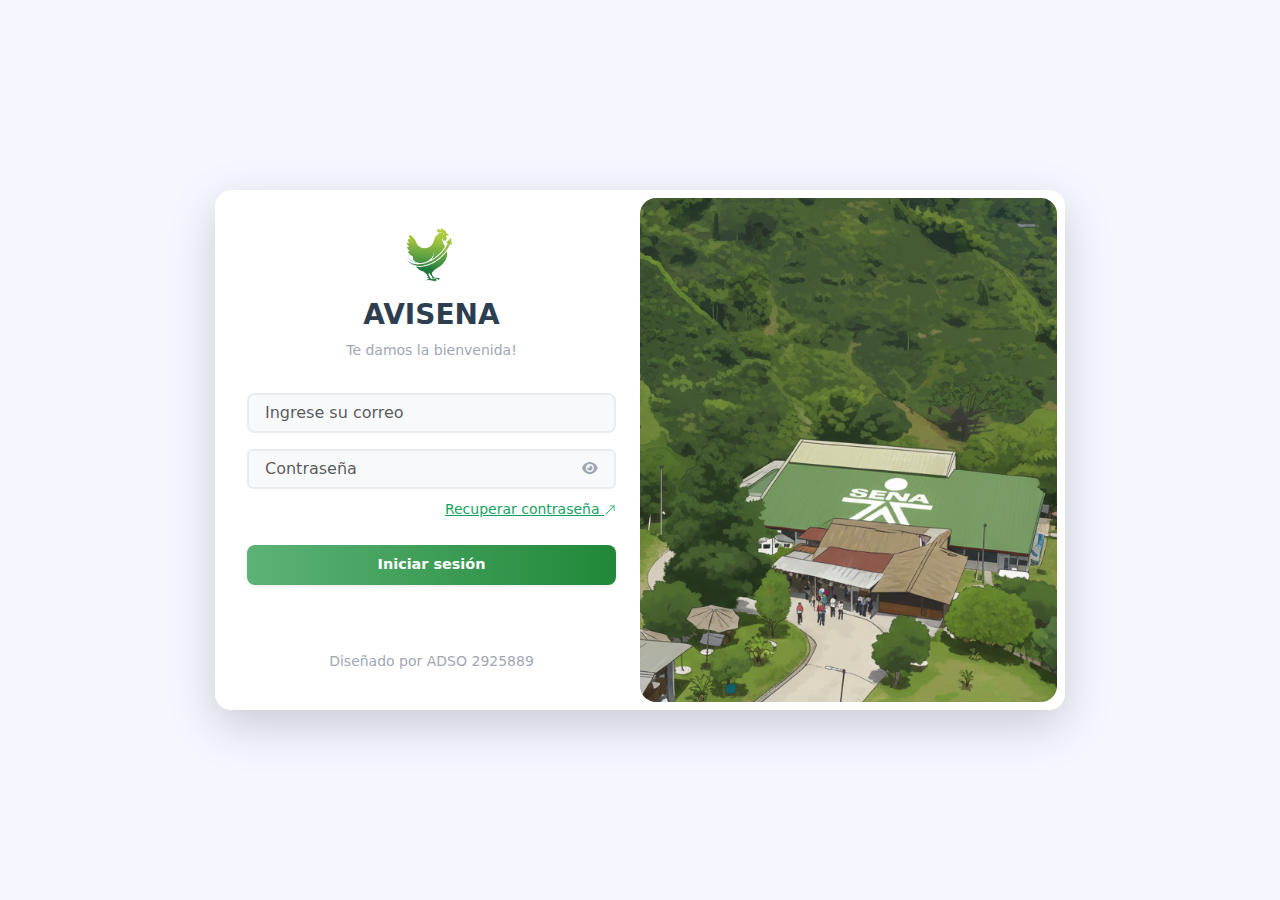
<file: index.html>
<!DOCTYPE html>
<html lang="en">

<head>
    <title>AVISENA - Iniciar Sesión</title>

    <!-- Meta -->
    <meta charset="utf-8">
    <meta http-equiv="X-UA-Compatible" content="IE=edge">
    <meta name="viewport" content="width=device-width, initial-scale=1.0">

    <meta name="description" content="Proyecto AVISENA">
    <meta name="author" content="Xiaoying Riley at 3rd Wave Media">
    <link rel="shortcut icon" href="favicon.png">

    <!-- FontAwesome JS-->
    <script defer src="assets/plugins/fontawesome/js/all.min.js"></script>

    <!-- App CSS -->
    <link id="theme-style" rel="stylesheet" href="assets/css/portal.css">

</head>

<body class="app app-login p-0 bg-light">
    <div class="container-fluid min-vh-100 d-flex align-items-center justify-content-center p-4">
        <div class="row g-0 shadow-lg rounded-4 overflow-hidden bg-white p-2"
            style="max-width: 850px; width: 100%; min-height: 520px;">
            <!-- Formulario izquierda -->
            <div class="col-12 col-md-6 col-lg-6 p-4">
                <div class="d-flex flex-column justify-content-center">
                    <!-- Logo arriba -->
                    <div class="text-center mb-3">
                        <img src="assets/images/logo-avisena-solo-gallina.png" alt="AVISENA"
                            style="max-width: 60px; min-height: 1px;">
                    </div>

                    <!-- Encabezado -->
                    <div class="text-center mb-3">
                        <h3 class="fw-bold mb-2" style="color: #2c3e50;">AVISENA</h3>
                        <p class="text-muted small">Te damos la bienvenida!</p>
                    </div>

                    <form class="auth-form login-form">
                        <!-- Campo Email -->
                        <div class="mb-3">
                            <input id="signin-email" name="signin-email" type="email"
                                class="form-control border-2 rounded-3 px-3" placeholder="Ingrese su correo" required
                                style="background-color: #f8f9fa; border-color: #e9ecef;">
                        </div>

                        <!-- Campo Password -->
                        <div class="mb-2">
                            <div class="input-group">
                                <input id="signin-password" name="signin-password" type="password"
                                    class="form-control border-2 rounded-start px-3" placeholder="Contraseña" required
                                    style="background-color: #f8f9fa; border-color: #e9ecef; border-right: none;">

                                <button class="btn rounded-end m-0 p-0 px-3" type="button" id="togglePassword"
                                    style="background-color: #f8f9fa; border: 2px solid #e9ecef; border-left: none;">
                                    <i class="fas fa-eye text-muted" id="eyeIcon"></i>
                                </button>
                            </div>
                        </div>

                        <!-- Error message -->
                        <div id="error-message" class="text-danger text-center mb-2 small"></div>

                        <!-- Recovery Password -->
                        <div class="text-end mb-4">
                            <a href="reset-password.html" class="small text-decoration-underline">Recuperar contraseña
                                <svg xmlns="http://www.w3.org/2000/svg" width="12" height="12" fill="currentColor"
                                    class="bi bi-arrow-up-right" viewBox="0 0 16 16">
                                    <path fill-rule="evenodd"
                                        d="M14 2.5a.5.5 0 0 0-.5-.5h-6a.5.5 0 0 0 0 1h4.793L2.146 13.146a.5.5 0 0 0 .708.708L13 3.707V8.5a.5.5 0 0 0 1 0z" />
                                </svg></a>
                        </div>

                        <!-- Botón Sign In -->
                        <div class="mb-3">
                            <button id="login"
                                class="btn w-100 text-white fw-semibold rounded-3 shadow-sm d-flex align-items-center justify-content-center"
                                style="background: linear-gradient(90deg, #5cb377 0%, #218838 100%); border: none; min-height: 40px; font-size: 0.9rem;"
                                type="submit">
                                <span>Iniciar sesión</span>
                                <span id="login-spinner" class="spinner-border spinner-border-sm ms-2 d-none"
                                    role="status" aria-hidden="true"></span>
                            </button>
                        </div>
                    </form>

                    <!-- Footer -->
                    <div class=" text-center mt-5">
                        <small class="text-muted">Diseñado por ADSO 2925889</small>
                    </div>
                </div>
            </div>

            <!-- Ilustración lateral derecha -->
            <div class="col-12 col-md-6 col-lg-6 rounded-4 d-none d-md-block position-relative overflow-hidden"
                style="background: url('assets/images/backgrpun-login.png') center/cover;">
                <div class="d-flex flex-column align-items-center justify-content-center h-100 p-4 position-relative">
                </div>
            </div>
        </div>
</body>
<script>

    const boton = document.getElementById("login");

    boton.addEventListener("click", (event) => {
        event.preventDefault(); //Evita que el formulario se envie de la forma 
        // lo que que quiero que se ejecute cuando en el boton hagan click
        // URL del endpoint de autenticación en el servidor
        const loginUrl = "https://backend-avisena.onrender.com/access/token";

        let correo = document.getElementById("signin-email").value;
        let contrasenia = document.getElementById("signin-password").value;

        // Crear objeto URLSearchParams para enviar datos como formulario
        const formData = new URLSearchParams(); //limpia los datos que pongamos ahi dentro y lps envia como formulario

        // Agregar credenciales al formulario
        formData.append("username", correo);  // Email del usuario
        formData.append("password", contrasenia);       // Contraseña del usuario

        // Realizar petición HTTP POST al servidor
        fetch(loginUrl, {
            method: "POST",  // Método HTTP para enviar datos
            headers: {
                // Especifica que enviamos datos de formulario codificados en URL
                "Content-Type": "application/x-www-form-urlencoded",
                // Especifica que esperamos recibir JSON como respuesta
                "accept": "application/json"
            },
            body: formData  // Datos del formulario a enviar
        })
            .then(response => {
                // Verificar si la respuesta fue exitosa (status 200-299)
                if (!response.ok) {
                    // Si hay error, convertir respuesta a JSON y lanzar excepción
                    return response.json().then(err => { throw err });
                }
                // Si todo está bien, convertir respuesta a JSON
                return response.json();
            })
            .then(data => {
                // Manejar respuesta exitosa del servidor
                console.log("Login exitoso:", data);

                // Guardar token de acceso en localStorage del navegador
                localStorage.setItem("access_token", data.access_token);

                // Guardar información del usuario en localStorage (convertida a JSON)
                localStorage.setItem("user", JSON.stringify(data.user));

                // REDIRECCIÓN DESPUÉS DEL LOGIN EXITOSO
                // Opción 1: Redirección inmediata
                window.location.href = "dashboard.html";

                // Opción 2: Reemplazar la página actual (no permite volver atrás)
                // window.location.replace("dashboard.html");
            })
            .catch(error => {
                // Manejar cualquier error que ocurra durante el proceso
                console.error("Error en login:", error);
                const mensaje = document.getElementById('error-message');
                mensaje.innerHTML = error.detail;
            });
    });

    // Toggle password visibility
    const togglePassword = document.getElementById('togglePassword');
    const passwordInput = document.getElementById('signin-password');
    const eyeIcon = document.getElementById('eyeIcon');

    togglePassword.addEventListener('click', function () {
        const type = passwordInput.type === 'password' ? 'text' : 'password';
        passwordInput.type = type;

        // Cambiar icono
        if (type === 'password') {
            eyeIcon.classList.remove('fa-eye-slash');
            eyeIcon.classList.add('fa-eye');
        } else {
            eyeIcon.classList.remove('fa-eye');
            eyeIcon.classList.add('fa-eye-slash');
        }
    });

</script>
<script src="./assets/js/main.js"></script>

</html>
</file>
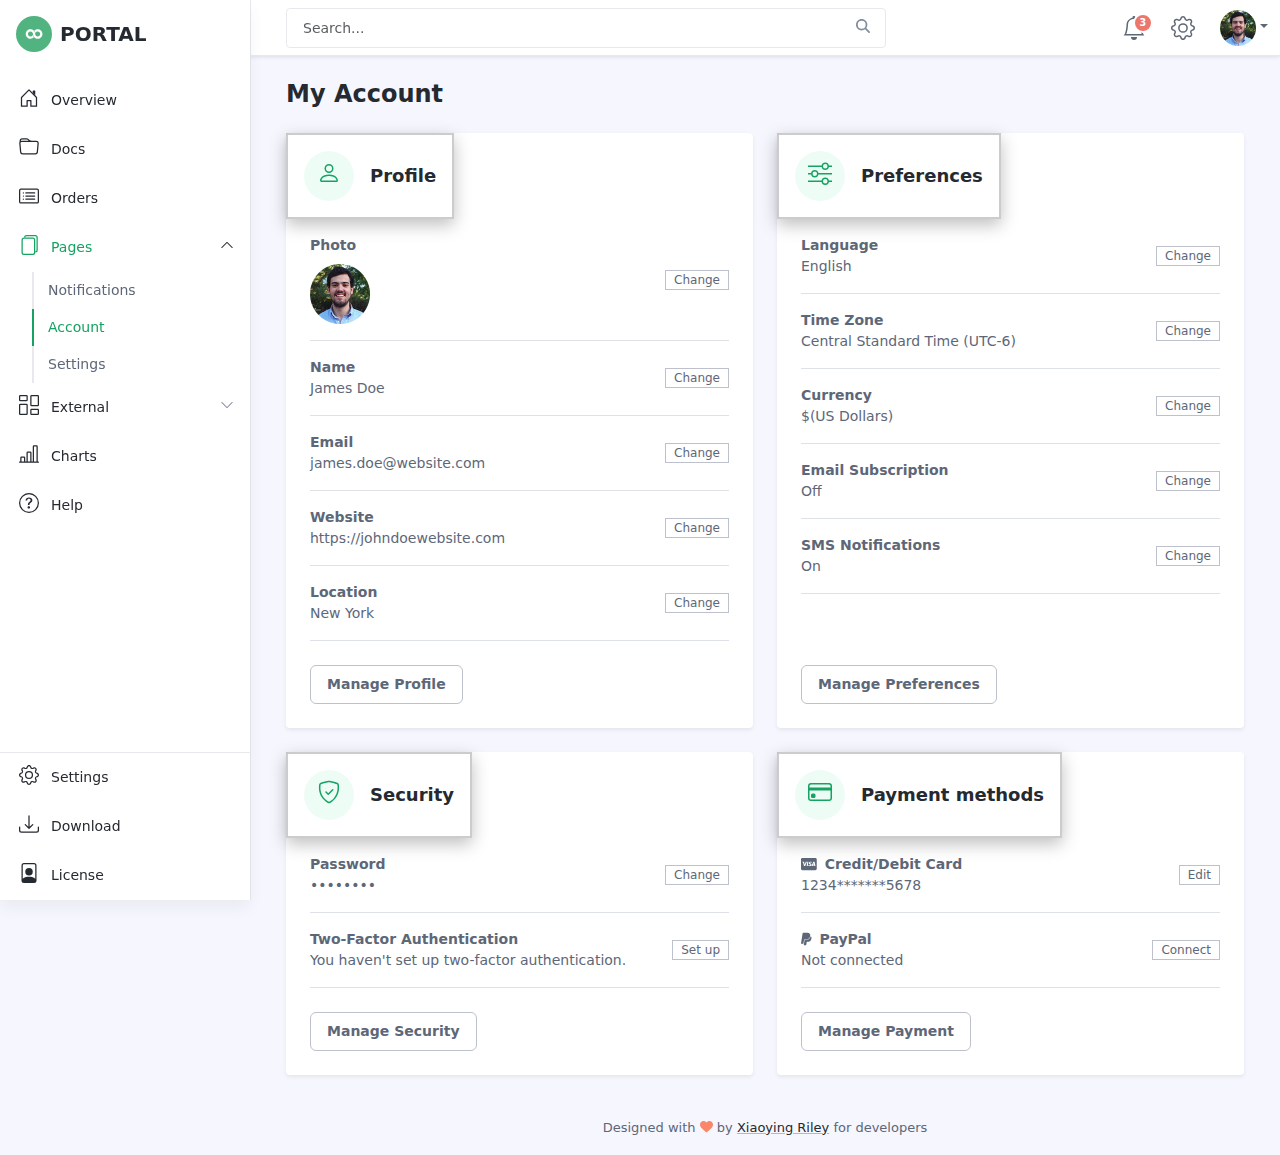
<file: account.html>
<!DOCTYPE html>
<html lang="en">

<head>
	<title>AVISENA</title>

	<!-- Meta -->
	<meta charset="utf-8">
	<meta http-equiv="X-UA-Compatible" content="IE=edge">
	<meta name="viewport" content="width=device-width, initial-scale=1.0">

	<meta name="description" content="Portal - Bootstrap 5 Admin Dashboard Template For Developers">
	<meta name="author" content="Xiaoying Riley at 3rd Wave Media">
	<link rel="shortcut icon" href="favicon.ico">

	<!-- FontAwesome JS-->
	<script defer src="assets/plugins/fontawesome/js/all.min.js"></script>

	<!-- App CSS -->
	<link id="theme-style" rel="stylesheet" href="assets/css/portal.css">

</head>

<body class="app">
	<header class="app-header fixed-top">
		<div class="app-header-inner">
			<div class="container-fluid py-2">
				<div class="app-header-content">
					<div class="row justify-content-between align-items-center">

						<div class="col-auto">
							<a id="sidepanel-toggler" class="sidepanel-toggler d-inline-block d-xl-none" href="#">
								<svg xmlns="http://www.w3.org/2000/svg" width="30" height="30" viewBox="0 0 30 30"
									role="img">
									<title>Menu</title>
									<path stroke="currentColor" stroke-linecap="round" stroke-miterlimit="10"
										stroke-width="2" d="M4 7h22M4 15h22M4 23h22"></path>
								</svg>
							</a>
						</div><!--//col-->
						<div class="search-mobile-trigger d-sm-none col">
							<i class="search-mobile-trigger-icon fas fa-search"></i>
						</div><!--//col-->
						<div class="app-search-box col">
							<form class="app-search-form">
								<input type="text" placeholder="Search..." name="search"
									class="form-control search-input">
								<button type="submit" class="btn search-btn btn-primary" value="Search"><i
										class="fas fa-search"></i></button>
							</form>
						</div><!--//app-search-box-->

						<div class="app-utilities col-auto">
							<div class="app-utility-item app-notifications-dropdown dropdown">
								<a class="dropdown-toggle no-toggle-arrow" id="notifications-dropdown-toggle"
									data-bs-toggle="dropdown" href="#" role="button" aria-expanded="false"
									title="Notifications">
									<!--//Bootstrap Icons: https://icons.getbootstrap.com/ -->
									<svg width="1em" height="1em" viewBox="0 0 16 16" class="bi bi-bell icon"
										fill="currentColor" xmlns="http://www.w3.org/2000/svg">
										<path d="M8 16a2 2 0 0 0 2-2H6a2 2 0 0 0 2 2z" />
										<path fill-rule="evenodd"
											d="M8 1.918l-.797.161A4.002 4.002 0 0 0 4 6c0 .628-.134 2.197-.459 3.742-.16.767-.376 1.566-.663 2.258h10.244c-.287-.692-.502-1.49-.663-2.258C12.134 8.197 12 6.628 12 6a4.002 4.002 0 0 0-3.203-3.92L8 1.917zM14.22 12c.223.447.481.801.78 1H1c.299-.199.557-.553.78-1C2.68 10.2 3 6.88 3 6c0-2.42 1.72-4.44 4.005-4.901a1 1 0 1 1 1.99 0A5.002 5.002 0 0 1 13 6c0 .88.32 4.2 1.22 6z" />
									</svg>
									<span class="icon-badge">3</span>
								</a><!--//dropdown-toggle-->

								<div class="dropdown-menu p-0" aria-labelledby="notifications-dropdown-toggle">
									<div class="dropdown-menu-header p-3">
										<h5 class="dropdown-menu-title mb-0">Notifications</h5>
									</div><!--//dropdown-menu-title-->
									<div class="dropdown-menu-content">
										<div class="item p-3">
											<div class="row gx-2 justify-content-between align-items-center">
												<div class="col-auto">
													<img class="profile-image"
														src="assets/images/profiles/profile-1.png" alt="">
												</div><!--//col-->
												<div class="col">
													<div class="info">
														<div class="desc">Amy shared a file with you. Lorem ipsum dolor
															sit amet, consectetur adipiscing elit. </div>
														<div class="meta"> 2 hrs ago</div>
													</div>
												</div><!--//col-->
											</div><!--//row-->
											<a class="link-mask" href="#"></a>
										</div><!--//item-->
										<div class="item p-3">
											<div class="row gx-2 justify-content-between align-items-center">
												<div class="col-auto">
													<div class="app-icon-holder">
														<svg width="1em" height="1em" viewBox="0 0 16 16"
															class="bi bi-receipt" fill="currentColor"
															xmlns="http://www.w3.org/2000/svg">
															<path fill-rule="evenodd"
																d="M1.92.506a.5.5 0 0 1 .434.14L3 1.293l.646-.647a.5.5 0 0 1 .708 0L5 1.293l.646-.647a.5.5 0 0 1 .708 0L7 1.293l.646-.647a.5.5 0 0 1 .708 0L9 1.293l.646-.647a.5.5 0 0 1 .708 0l.646.647.646-.647a.5.5 0 0 1 .708 0l.646.647.646-.647a.5.5 0 0 1 .801.13l.5 1A.5.5 0 0 1 15 2v12a.5.5 0 0 1-.053.224l-.5 1a.5.5 0 0 1-.8.13L13 14.707l-.646.647a.5.5 0 0 1-.708 0L11 14.707l-.646.647a.5.5 0 0 1-.708 0L9 14.707l-.646.647a.5.5 0 0 1-.708 0L7 14.707l-.646.647a.5.5 0 0 1-.708 0L5 14.707l-.646.647a.5.5 0 0 1-.708 0L3 14.707l-.646.647a.5.5 0 0 1-.801-.13l-.5-1A.5.5 0 0 1 1 14V2a.5.5 0 0 1 .053-.224l.5-1a.5.5 0 0 1 .367-.27zm.217 1.338L2 2.118v11.764l.137.274.51-.51a.5.5 0 0 1 .707 0l.646.647.646-.646a.5.5 0 0 1 .708 0l.646.646.646-.646a.5.5 0 0 1 .708 0l.646.646.646-.646a.5.5 0 0 1 .708 0l.646.646.646-.646a.5.5 0 0 1 .708 0l.646.646.646-.646a.5.5 0 0 1 .708 0l.509.509.137-.274V2.118l-.137-.274-.51.51a.5.5 0 0 1-.707 0L12 1.707l-.646.647a.5.5 0 0 1-.708 0L10 1.707l-.646.647a.5.5 0 0 1-.708 0L8 1.707l-.646.647a.5.5 0 0 1-.708 0L6 1.707l-.646.647a.5.5 0 0 1-.708 0L4 1.707l-.646.647a.5.5 0 0 1-.708 0l-.509-.51z" />
															<path fill-rule="evenodd"
																d="M3 4.5a.5.5 0 0 1 .5-.5h6a.5.5 0 1 1 0 1h-6a.5.5 0 0 1-.5-.5zm0 2a.5.5 0 0 1 .5-.5h6a.5.5 0 1 1 0 1h-6a.5.5 0 0 1-.5-.5zm0 2a.5.5 0 0 1 .5-.5h6a.5.5 0 1 1 0 1h-6a.5.5 0 0 1-.5-.5zm0 2a.5.5 0 0 1 .5-.5h6a.5.5 0 0 1 0 1h-6a.5.5 0 0 1-.5-.5zm8-6a.5.5 0 0 1 .5-.5h1a.5.5 0 0 1 0 1h-1a.5.5 0 0 1-.5-.5zm0 2a.5.5 0 0 1 .5-.5h1a.5.5 0 0 1 0 1h-1a.5.5 0 0 1-.5-.5zm0 2a.5.5 0 0 1 .5-.5h1a.5.5 0 0 1 0 1h-1a.5.5 0 0 1-.5-.5zm0 2a.5.5 0 0 1 .5-.5h1a.5.5 0 0 1 0 1h-1a.5.5 0 0 1-.5-.5z" />
														</svg>
													</div>
												</div><!--//col-->
												<div class="col">
													<div class="info">
														<div class="desc">You have a new invoice. Proin venenatis
															interdum est.</div>
														<div class="meta"> 1 day ago</div>
													</div>
												</div><!--//col-->
											</div><!--//row-->
											<a class="link-mask" href="#"></a>
										</div><!--//item-->
										<div class="item p-3">
											<div class="row gx-2 justify-content-between align-items-center">
												<div class="col-auto">
													<div class="app-icon-holder icon-holder-mono">
														<svg width="1em" height="1em" viewBox="0 0 16 16"
															class="bi bi-bar-chart-line" fill="currentColor"
															xmlns="http://www.w3.org/2000/svg">
															<path fill-rule="evenodd"
																d="M11 2a1 1 0 0 1 1-1h2a1 1 0 0 1 1 1v12h.5a.5.5 0 0 1 0 1H.5a.5.5 0 0 1 0-1H1v-3a1 1 0 0 1 1-1h2a1 1 0 0 1 1 1v3h1V7a1 1 0 0 1 1-1h2a1 1 0 0 1 1 1v7h1V2zm1 12h2V2h-2v12zm-3 0V7H7v7h2zm-5 0v-3H2v3h2z" />
														</svg>
													</div>
												</div><!--//col-->
												<div class="col">
													<div class="info">
														<div class="desc">Your report is ready. Proin venenatis interdum
															est.</div>
														<div class="meta"> 3 days ago</div>
													</div>
												</div><!--//col-->
											</div><!--//row-->
											<a class="link-mask" href="#"></a>
										</div><!--//item-->
										<div class="item p-3">
											<div class="row gx-2 justify-content-between align-items-center">
												<div class="col-auto">
													<img class="profile-image"
														src="assets/images/profiles/profile-2.png" alt="">
												</div><!--//col-->
												<div class="col">
													<div class="info">
														<div class="desc">James sent you a new message.</div>
														<div class="meta"> 7 days ago</div>
													</div>
												</div><!--//col-->
											</div><!--//row-->
											<a class="link-mask" href="#"></a>
										</div><!--//item-->
									</div><!--//dropdown-menu-content-->

									<div class="dropdown-menu-footer p-2 text-center">
										<a href="#">View all</a>
									</div>

								</div><!--//dropdown-menu-->
							</div><!--//app-utility-item-->
							<div class="app-utility-item">
								<a href="settings.html" title="Settings">
									<!--//Bootstrap Icons: https://icons.getbootstrap.com/ -->
									<svg width="1em" height="1em" viewBox="0 0 16 16" class="bi bi-gear icon"
										fill="currentColor" xmlns="http://www.w3.org/2000/svg">
										<path fill-rule="evenodd"
											d="M8.837 1.626c-.246-.835-1.428-.835-1.674 0l-.094.319A1.873 1.873 0 0 1 4.377 3.06l-.292-.16c-.764-.415-1.6.42-1.184 1.185l.159.292a1.873 1.873 0 0 1-1.115 2.692l-.319.094c-.835.246-.835 1.428 0 1.674l.319.094a1.873 1.873 0 0 1 1.115 2.693l-.16.291c-.415.764.42 1.6 1.185 1.184l.292-.159a1.873 1.873 0 0 1 2.692 1.116l.094.318c.246.835 1.428.835 1.674 0l.094-.319a1.873 1.873 0 0 1 2.693-1.115l.291.16c.764.415 1.6-.42 1.184-1.185l-.159-.291a1.873 1.873 0 0 1 1.116-2.693l.318-.094c.835-.246.835-1.428 0-1.674l-.319-.094a1.873 1.873 0 0 1-1.115-2.692l.16-.292c.415-.764-.42-1.6-1.185-1.184l-.291.159A1.873 1.873 0 0 1 8.93 1.945l-.094-.319zm-2.633-.283c.527-1.79 3.065-1.79 3.592 0l.094.319a.873.873 0 0 0 1.255.52l.292-.16c1.64-.892 3.434.901 2.54 2.541l-.159.292a.873.873 0 0 0 .52 1.255l.319.094c1.79.527 1.79 3.065 0 3.592l-.319.094a.873.873 0 0 0-.52 1.255l.16.292c.893 1.64-.902 3.434-2.541 2.54l-.292-.159a.873.873 0 0 0-1.255.52l-.094.319c-.527 1.79-3.065 1.79-3.592 0l-.094-.319a.873.873 0 0 0-1.255-.52l-.292.16c-1.64.893-3.433-.902-2.54-2.541l.159-.292a.873.873 0 0 0-.52-1.255l-.319-.094c-1.79-.527-1.79-3.065 0-3.592l.319-.094a.873.873 0 0 0 .52-1.255l-.16-.292c-.892-1.64.902-3.433 2.541-2.54l.292.159a.873.873 0 0 0 1.255-.52l.094-.319z" />
										<path fill-rule="evenodd"
											d="M8 5.754a2.246 2.246 0 1 0 0 4.492 2.246 2.246 0 0 0 0-4.492zM4.754 8a3.246 3.246 0 1 1 6.492 0 3.246 3.246 0 0 1-6.492 0z" />
									</svg>
								</a>
							</div><!--//app-utility-item-->

							<div class="app-utility-item app-user-dropdown dropdown">
								<a class="dropdown-toggle" id="user-dropdown-toggle" data-bs-toggle="dropdown" href="#"
									role="button" aria-expanded="false"><img src="assets/images/user.png"
										alt="user profile"></a>
								<ul class="dropdown-menu" aria-labelledby="user-dropdown-toggle">
									<li><a class="dropdown-item" href="account.html">Account</a></li>
									<li><a class="dropdown-item" href="settings.html">Settings</a></li>
									<li>
										<hr class="dropdown-divider">
									</li>
									<li><a class="dropdown-item" href="index.html">Log Out</a></li>
								</ul>
							</div><!--//app-user-dropdown-->
						</div><!--//app-utilities-->
					</div><!--//row-->
				</div><!--//app-header-content-->
			</div><!--//container-fluid-->
		</div><!--//app-header-inner-->
		<div id="app-sidepanel" class="app-sidepanel sidepanel-hidden">
			<div id="sidepanel-drop" class="sidepanel-drop"></div>
			<div class="sidepanel-inner d-flex flex-column">
				<a href="#" id="sidepanel-close" class="sidepanel-close d-xl-none">&times;</a>
				<div class="app-branding">
					<a class="app-logo" href="dashboard.html"><img class="logo-icon me-2"
							src="assets/images/app-logo.svg" alt="logo"><span class="logo-text">PORTAL</span></a>

				</div><!--//app-branding-->
				<nav id="app-nav-main" class="app-nav app-nav-main flex-grow-1">
					<ul class="app-menu list-unstyled accordion" id="menu-accordion">
						<li class="nav-item">
							<!--//Bootstrap Icons: https://icons.getbootstrap.com/ -->
							<a class="nav-link" href="dashboard.html">
								<span class="nav-icon">
									<svg width="1em" height="1em" viewBox="0 0 16 16" class="bi bi-house-door"
										fill="currentColor" xmlns="http://www.w3.org/2000/svg">
										<path fill-rule="evenodd"
											d="M7.646 1.146a.5.5 0 0 1 .708 0l6 6a.5.5 0 0 1 .146.354v7a.5.5 0 0 1-.5.5H9.5a.5.5 0 0 1-.5-.5v-4H7v4a.5.5 0 0 1-.5.5H2a.5.5 0 0 1-.5-.5v-7a.5.5 0 0 1 .146-.354l6-6zM2.5 7.707V14H6v-4a.5.5 0 0 1 .5-.5h3a.5.5 0 0 1 .5.5v4h3.5V7.707L8 2.207l-5.5 5.5z" />
										<path fill-rule="evenodd"
											d="M13 2.5V6l-2-2V2.5a.5.5 0 0 1 .5-.5h1a.5.5 0 0 1 .5.5z" />
									</svg>
								</span>
								<span class="nav-link-text">Overview</span>
							</a><!--//nav-link-->
						</li><!--//nav-item-->
						<li class="nav-item">
							<!--//Bootstrap Icons: https://icons.getbootstrap.com/ -->
							<a class="nav-link" href="docs.html">
								<span class="nav-icon">
									<svg width="1em" height="1em" viewBox="0 0 16 16" class="bi bi-folder"
										fill="currentColor" xmlns="http://www.w3.org/2000/svg">
										<path
											d="M9.828 4a3 3 0 0 1-2.12-.879l-.83-.828A1 1 0 0 0 6.173 2H2.5a1 1 0 0 0-1 .981L1.546 4h-1L.5 3a2 2 0 0 1 2-2h3.672a2 2 0 0 1 1.414.586l.828.828A2 2 0 0 0 9.828 3v1z" />
										<path fill-rule="evenodd"
											d="M13.81 4H2.19a1 1 0 0 0-.996 1.09l.637 7a1 1 0 0 0 .995.91h10.348a1 1 0 0 0 .995-.91l.637-7A1 1 0 0 0 13.81 4zM2.19 3A2 2 0 0 0 .198 5.181l.637 7A2 2 0 0 0 2.826 14h10.348a2 2 0 0 0 1.991-1.819l.637-7A2 2 0 0 0 13.81 3H2.19z" />
									</svg>
								</span>
								<span class="nav-link-text">Docs</span>
							</a><!--//nav-link-->
						</li><!--//nav-item-->
						<li class="nav-item">
							<!--//Bootstrap Icons: https://icons.getbootstrap.com/ -->
							<a class="nav-link" href="orders.html">
								<span class="nav-icon">
									<svg width="1em" height="1em" viewBox="0 0 16 16" class="bi bi-card-list"
										fill="currentColor" xmlns="http://www.w3.org/2000/svg">
										<path fill-rule="evenodd"
											d="M14.5 3h-13a.5.5 0 0 0-.5.5v9a.5.5 0 0 0 .5.5h13a.5.5 0 0 0 .5-.5v-9a.5.5 0 0 0-.5-.5zm-13-1A1.5 1.5 0 0 0 0 3.5v9A1.5 1.5 0 0 0 1.5 14h13a1.5 1.5 0 0 0 1.5-1.5v-9A1.5 1.5 0 0 0 14.5 2h-13z" />
										<path fill-rule="evenodd"
											d="M5 8a.5.5 0 0 1 .5-.5h7a.5.5 0 0 1 0 1h-7A.5.5 0 0 1 5 8zm0-2.5a.5.5 0 0 1 .5-.5h7a.5.5 0 0 1 0 1h-7a.5.5 0 0 1-.5-.5zm0 5a.5.5 0 0 1 .5-.5h7a.5.5 0 0 1 0 1h-7a.5.5 0 0 1-.5-.5z" />
										<circle cx="3.5" cy="5.5" r=".5" />
										<circle cx="3.5" cy="8" r=".5" />
										<circle cx="3.5" cy="10.5" r=".5" />
									</svg>
								</span>
								<span class="nav-link-text">Orders</span>
							</a><!--//nav-link-->
						</li><!--//nav-item-->
						<li class="nav-item has-submenu">
							<!--//Bootstrap Icons: https://icons.getbootstrap.com/ -->
							<a class="nav-link submenu-toggle active" href="#" data-bs-toggle="collapse"
								data-bs-target="#submenu-1" aria-expanded="true" aria-controls="submenu-1">
								<span class="nav-icon">
									<!--//Bootstrap Icons: https://icons.getbootstrap.com/ -->
									<svg width="1em" height="1em" viewBox="0 0 16 16" class="bi bi-files"
										fill="currentColor" xmlns="http://www.w3.org/2000/svg">
										<path fill-rule="evenodd"
											d="M4 2h7a2 2 0 0 1 2 2v10a2 2 0 0 1-2 2H4a2 2 0 0 1-2-2V4a2 2 0 0 1 2-2zm0 1a1 1 0 0 0-1 1v10a1 1 0 0 0 1 1h7a1 1 0 0 0 1-1V4a1 1 0 0 0-1-1H4z" />
										<path
											d="M6 0h7a2 2 0 0 1 2 2v10a2 2 0 0 1-2 2v-1a1 1 0 0 0 1-1V2a1 1 0 0 0-1-1H6a1 1 0 0 0-1 1H4a2 2 0 0 1 2-2z" />
									</svg>
								</span>
								<span class="nav-link-text">Pages</span>
								<span class="submenu-arrow">
									<svg width="1em" height="1em" viewBox="0 0 16 16" class="bi bi-chevron-down"
										fill="currentColor" xmlns="http://www.w3.org/2000/svg">
										<path fill-rule="evenodd"
											d="M1.646 4.646a.5.5 0 0 1 .708 0L8 10.293l5.646-5.647a.5.5 0 0 1 .708.708l-6 6a.5.5 0 0 1-.708 0l-6-6a.5.5 0 0 1 0-.708z" />
									</svg>
								</span><!--//submenu-arrow-->
							</a><!--//nav-link-->
							<div id="submenu-1" class="collapse submenu submenu-1 show"
								data-bs-parent="#menu-accordion">
								<ul class="submenu-list list-unstyled">
									<li class="submenu-item"><a class="submenu-link"
											href="notifications.html">Notifications</a></li>
									<li class="submenu-item"><a class="submenu-link active"
											href="account.html">Account</a></li>
									<li class="submenu-item"><a class="submenu-link" href="settings.html">Settings</a>
									</li>

								</ul>
							</div>
						</li><!--//nav-item-->
						<li class="nav-item has-submenu">
							<!--//Bootstrap Icons: https://icons.getbootstrap.com/ -->
							<a class="nav-link submenu-toggle" href="#" data-bs-toggle="collapse"
								data-bs-target="#submenu-2" aria-expanded="false" aria-controls="submenu-2">
								<span class="nav-icon">
									<!--//Bootstrap Icons: https://icons.getbootstrap.com/ -->
									<svg width="1em" height="1em" viewBox="0 0 16 16" class="bi bi-columns-gap"
										fill="currentColor" xmlns="http://www.w3.org/2000/svg">
										<path fill-rule="evenodd"
											d="M6 1H1v3h5V1zM1 0a1 1 0 0 0-1 1v3a1 1 0 0 0 1 1h5a1 1 0 0 0 1-1V1a1 1 0 0 0-1-1H1zm14 12h-5v3h5v-3zm-5-1a1 1 0 0 0-1 1v3a1 1 0 0 0 1 1h5a1 1 0 0 0 1-1v-3a1 1 0 0 0-1-1h-5zM6 8H1v7h5V8zM1 7a1 1 0 0 0-1 1v7a1 1 0 0 0 1 1h5a1 1 0 0 0 1-1V8a1 1 0 0 0-1-1H1zm14-6h-5v7h5V1zm-5-1a1 1 0 0 0-1 1v7a1 1 0 0 0 1 1h5a1 1 0 0 0 1-1V1a1 1 0 0 0-1-1h-5z" />
									</svg>
								</span>
								<span class="nav-link-text">External</span>
								<span class="submenu-arrow">
									<svg width="1em" height="1em" viewBox="0 0 16 16" class="bi bi-chevron-down"
										fill="currentColor" xmlns="http://www.w3.org/2000/svg">
										<path fill-rule="evenodd"
											d="M1.646 4.646a.5.5 0 0 1 .708 0L8 10.293l5.646-5.647a.5.5 0 0 1 .708.708l-6 6a.5.5 0 0 1-.708 0l-6-6a.5.5 0 0 1 0-.708z" />
									</svg>
								</span><!--//submenu-arrow-->
							</a><!--//nav-link-->
							<div id="submenu-2" class="collapse submenu submenu-2" data-bs-parent="#menu-accordion">
								<ul class="submenu-list list-unstyled">
									<li class="submenu-item"><a class="submenu-link" href="index.html">Login</a></li>
									<li class="submenu-item"><a class="submenu-link" href="signup.html">Signup</a></li>
									<li class="submenu-item"><a class="submenu-link" href="reset-password.html">Reset
											password</a></li>
									<li class="submenu-item"><a class="submenu-link" href="404.html">404 page</a></li>
								</ul>
							</div>
						</li><!--//nav-item-->

						<li class="nav-item">
							<!--//Bootstrap Icons: https://icons.getbootstrap.com/ -->
							<a class="nav-link" href="charts.html">
								<span class="nav-icon">
									<svg width="1em" height="1em" viewBox="0 0 16 16" class="bi bi-bar-chart-line"
										fill="currentColor" xmlns="http://www.w3.org/2000/svg">
										<path fill-rule="evenodd"
											d="M11 2a1 1 0 0 1 1-1h2a1 1 0 0 1 1 1v12h.5a.5.5 0 0 1 0 1H.5a.5.5 0 0 1 0-1H1v-3a1 1 0 0 1 1-1h2a1 1 0 0 1 1 1v3h1V7a1 1 0 0 1 1-1h2a1 1 0 0 1 1 1v7h1V2zm1 12h2V2h-2v12zm-3 0V7H7v7h2zm-5 0v-3H2v3h2z" />
									</svg>
								</span>
								<span class="nav-link-text">Charts</span>
							</a><!--//nav-link-->
						</li><!--//nav-item-->
						<li class="nav-item">
							<!--//Bootstrap Icons: https://icons.getbootstrap.com/ -->
							<a class="nav-link" href="help.html">
								<span class="nav-icon">
									<svg width="1em" height="1em" viewBox="0 0 16 16" class="bi bi-question-circle"
										fill="currentColor" xmlns="http://www.w3.org/2000/svg">
										<path fill-rule="evenodd"
											d="M8 15A7 7 0 1 0 8 1a7 7 0 0 0 0 14zm0 1A8 8 0 1 0 8 0a8 8 0 0 0 0 16z" />
										<path
											d="M5.255 5.786a.237.237 0 0 0 .241.247h.825c.138 0 .248-.113.266-.25.09-.656.54-1.134 1.342-1.134.686 0 1.314.343 1.314 1.168 0 .635-.374.927-.965 1.371-.673.489-1.206 1.06-1.168 1.987l.003.217a.25.25 0 0 0 .25.246h.811a.25.25 0 0 0 .25-.25v-.105c0-.718.273-.927 1.01-1.486.609-.463 1.244-.977 1.244-2.056 0-1.511-1.276-2.241-2.673-2.241-1.267 0-2.655.59-2.75 2.286zm1.557 5.763c0 .533.425.927 1.01.927.609 0 1.028-.394 1.028-.927 0-.552-.42-.94-1.029-.94-.584 0-1.009.388-1.009.94z" />
									</svg>
								</span>
								<span class="nav-link-text">Help</span>
							</a><!--//nav-link-->
						</li><!--//nav-item-->
					</ul><!--//app-menu-->
				</nav><!--//app-nav-->
				<div class="app-sidepanel-footer">
					<nav class="app-nav app-nav-footer">
						<ul class="app-menu footer-menu list-unstyled">
							<li class="nav-item">
								<!--//Bootstrap Icons: https://icons.getbootstrap.com/ -->
								<a class="nav-link" href="settings.html">
									<span class="nav-icon">
										<svg width="1em" height="1em" viewBox="0 0 16 16" class="bi bi-gear"
											fill="currentColor" xmlns="http://www.w3.org/2000/svg">
											<path fill-rule="evenodd"
												d="M8.837 1.626c-.246-.835-1.428-.835-1.674 0l-.094.319A1.873 1.873 0 0 1 4.377 3.06l-.292-.16c-.764-.415-1.6.42-1.184 1.185l.159.292a1.873 1.873 0 0 1-1.115 2.692l-.319.094c-.835.246-.835 1.428 0 1.674l.319.094a1.873 1.873 0 0 1 1.115 2.693l-.16.291c-.415.764.42 1.6 1.185 1.184l.292-.159a1.873 1.873 0 0 1 2.692 1.116l.094.318c.246.835 1.428.835 1.674 0l.094-.319a1.873 1.873 0 0 1 2.693-1.115l.291.16c.764.415 1.6-.42 1.184-1.185l-.159-.291a1.873 1.873 0 0 1 1.116-2.693l.318-.094c.835-.246.835-1.428 0-1.674l-.319-.094a1.873 1.873 0 0 1-1.115-2.692l.16-.292c.415-.764-.42-1.6-1.185-1.184l-.291.159A1.873 1.873 0 0 1 8.93 1.945l-.094-.319zm-2.633-.283c.527-1.79 3.065-1.79 3.592 0l.094.319a.873.873 0 0 0 1.255.52l.292-.16c1.64-.892 3.434.901 2.54 2.541l-.159.292a.873.873 0 0 0 .52 1.255l.319.094c1.79.527 1.79 3.065 0 3.592l-.319.094a.873.873 0 0 0-.52 1.255l.16.292c.893 1.64-.902 3.434-2.541 2.54l-.292-.159a.873.873 0 0 0-1.255.52l-.094.319c-.527 1.79-3.065 1.79-3.592 0l-.094-.319a.873.873 0 0 0-1.255-.52l-.292.16c-1.64.893-3.433-.902-2.54-2.541l.159-.292a.873.873 0 0 0-.52-1.255l-.319-.094c-1.79-.527-1.79-3.065 0-3.592l.319-.094a.873.873 0 0 0 .52-1.255l-.16-.292c-.892-1.64.902-3.433 2.541-2.54l.292.159a.873.873 0 0 0 1.255-.52l.094-.319z" />
											<path fill-rule="evenodd"
												d="M8 5.754a2.246 2.246 0 1 0 0 4.492 2.246 2.246 0 0 0 0-4.492zM4.754 8a3.246 3.246 0 1 1 6.492 0 3.246 3.246 0 0 1-6.492 0z" />
										</svg>
									</span>
									<span class="nav-link-text">Settings</span>
								</a><!--//nav-link-->
							</li><!--//nav-item-->
							<li class="nav-item">
								<!--//Bootstrap Icons: https://icons.getbootstrap.com/ -->
								<a class="nav-link"
									href="https://themes.3rdwavemedia.com/bootstrap-templates/admin-dashboard/portal-free-bootstrap-admin-dashboard-template-for-developers/">
									<span class="nav-icon">
										<svg width="1em" height="1em" viewBox="0 0 16 16" class="bi bi-download"
											fill="currentColor" xmlns="http://www.w3.org/2000/svg">
											<path fill-rule="evenodd"
												d="M.5 9.9a.5.5 0 0 1 .5.5v2.5a1 1 0 0 0 1 1h12a1 1 0 0 0 1-1v-2.5a.5.5 0 0 1 1 0v2.5a2 2 0 0 1-2 2H2a2 2 0 0 1-2-2v-2.5a.5.5 0 0 1 .5-.5z" />
											<path fill-rule="evenodd"
												d="M7.646 11.854a.5.5 0 0 0 .708 0l3-3a.5.5 0 0 0-.708-.708L8.5 10.293V1.5a.5.5 0 0 0-1 0v8.793L5.354 8.146a.5.5 0 1 0-.708.708l3 3z" />
										</svg>
									</span>
									<span class="nav-link-text">Download</span>
								</a><!--//nav-link-->
							</li><!--//nav-item-->
							<li class="nav-item">
								<!--//Bootstrap Icons: https://icons.getbootstrap.com/ -->
								<a class="nav-link"
									href="https://themes.3rdwavemedia.com/bootstrap-templates/admin-dashboard/portal-free-bootstrap-admin-dashboard-template-for-developers/">
									<span class="nav-icon">
										<svg width="1em" height="1em" viewBox="0 0 16 16" class="bi bi-file-person"
											fill="currentColor" xmlns="http://www.w3.org/2000/svg">
											<path fill-rule="evenodd"
												d="M12 1H4a1 1 0 0 0-1 1v10.755S4 11 8 11s5 1.755 5 1.755V2a1 1 0 0 0-1-1zM4 0a2 2 0 0 0-2 2v12a2 2 0 0 0 2 2h8a2 2 0 0 0 2-2V2a2 2 0 0 0-2-2H4z" />
											<path fill-rule="evenodd" d="M8 10a3 3 0 1 0 0-6 3 3 0 0 0 0 6z" />
										</svg>
									</span>
									<span class="nav-link-text">License</span>
								</a><!--//nav-link-->
							</li><!--//nav-item-->
						</ul><!--//footer-menu-->
					</nav>
				</div><!--//app-sidepanel-footer-->
			</div><!--//sidepanel-inner-->
		</div><!--//app-sidepanel-->
	</header><!--//app-header-->

	<div class="app-wrapper">

		<div class="app-content pt-3 p-md-3 p-lg-4">
			<div class="container-xl">

				<h1 class="app-page-title">My Account</h1>
				<div class="row gy-4">
					<div class="col-12 col-lg-6">
						<div class="app-card app-card-account shadow-sm d-flex flex-column align-items-start">
							<div class="app-card-header p-3 border-bottom-0">
								<div class="row align-items-center gx-3">
									<div class="col-auto">
										<div class="app-icon-holder">
											<svg width="1em" height="1em" viewBox="0 0 16 16" class="bi bi-person"
												fill="currentColor" xmlns="http://www.w3.org/2000/svg">
												<path fill-rule="evenodd"
													d="M10 5a2 2 0 1 1-4 0 2 2 0 0 1 4 0zM8 8a3 3 0 1 0 0-6 3 3 0 0 0 0 6zm6 5c0 1-1 1-1 1H3s-1 0-1-1 1-4 6-4 6 3 6 4zm-1-.004c-.001-.246-.154-.986-.832-1.664C11.516 10.68 10.289 10 8 10c-2.29 0-3.516.68-4.168 1.332-.678.678-.83 1.418-.832 1.664h10z" />
											</svg>
										</div><!--//icon-holder-->

									</div><!--//col-->
									<div class="col-auto">
										<h4 class="app-card-title">Profile</h4>
									</div><!--//col-->
								</div><!--//row-->
							</div><!--//app-card-header-->
							<div class="app-card-body px-4 w-100">
								<div class="item border-bottom py-3">
									<div class="row justify-content-between align-items-center">
										<div class="col-auto">
											<div class="item-label mb-2"><strong>Photo</strong></div>
											<div class="item-data"><img class="profile-image"
													src="assets/images/user.png" alt=""></div>
										</div><!--//col-->
										<div class="col text-end">
											<a class="btn-sm app-btn-secondary" href="#">Change</a>
										</div><!--//col-->
									</div><!--//row-->
								</div><!--//item-->
								<div class="item border-bottom py-3">
									<div class="row justify-content-between align-items-center">
										<div class="col-auto">
											<div class="item-label"><strong>Name</strong></div>
											<div class="item-data">James Doe</div>
										</div><!--//col-->
										<div class="col text-end">
											<a class="btn-sm app-btn-secondary" href="#">Change</a>
										</div><!--//col-->
									</div><!--//row-->
								</div><!--//item-->
								<div class="item border-bottom py-3">
									<div class="row justify-content-between align-items-center">
										<div class="col-auto">
											<div class="item-label"><strong>Email</strong></div>
											<div class="item-data">james.doe@website.com</div>
										</div><!--//col-->
										<div class="col text-end">
											<a class="btn-sm app-btn-secondary" href="#">Change</a>
										</div><!--//col-->
									</div><!--//row-->
								</div><!--//item-->
								<div class="item border-bottom py-3">
									<div class="row justify-content-between align-items-center">
										<div class="col-auto">
											<div class="item-label"><strong>Website</strong></div>
											<div class="item-data">
												https://johndoewebsite.com
											</div>
										</div><!--//col-->
										<div class="col text-end">
											<a class="btn-sm app-btn-secondary" href="#">Change</a>
										</div><!--//col-->
									</div><!--//row-->
								</div><!--//item-->
								<div class="item border-bottom py-3">
									<div class="row justify-content-between align-items-center">
										<div class="col-auto">
											<div class="item-label"><strong>Location</strong></div>
											<div class="item-data">
												New York
											</div>
										</div><!--//col-->
										<div class="col text-end">
											<a class="btn-sm app-btn-secondary" href="#">Change</a>
										</div><!--//col-->
									</div><!--//row-->
								</div><!--//item-->
							</div><!--//app-card-body-->
							<div class="app-card-footer p-4 mt-auto">
								<a class="btn app-btn-secondary" href="#">Manage Profile</a>
							</div><!--//app-card-footer-->

						</div><!--//app-card-->
					</div><!--//col-->
					<div class="col-12 col-lg-6">
						<div class="app-card app-card-account shadow-sm d-flex flex-column align-items-start">
							<div class="app-card-header p-3 border-bottom-0">
								<div class="row align-items-center gx-3">
									<div class="col-auto">
										<div class="app-icon-holder">
											<svg width="1em" height="1em" viewBox="0 0 16 16" class="bi bi-sliders"
												fill="currentColor" xmlns="http://www.w3.org/2000/svg">
												<path fill-rule="evenodd"
													d="M11.5 2a1.5 1.5 0 1 0 0 3 1.5 1.5 0 0 0 0-3zM9.05 3a2.5 2.5 0 0 1 4.9 0H16v1h-2.05a2.5 2.5 0 0 1-4.9 0H0V3h9.05zM4.5 7a1.5 1.5 0 1 0 0 3 1.5 1.5 0 0 0 0-3zM2.05 8a2.5 2.5 0 0 1 4.9 0H16v1H6.95a2.5 2.5 0 0 1-4.9 0H0V8h2.05zm9.45 4a1.5 1.5 0 1 0 0 3 1.5 1.5 0 0 0 0-3zm-2.45 1a2.5 2.5 0 0 1 4.9 0H16v1h-2.05a2.5 2.5 0 0 1-4.9 0H0v-1h9.05z" />
											</svg>
										</div><!--//icon-holder-->

									</div><!--//col-->
									<div class="col-auto">
										<h4 class="app-card-title">Preferences</h4>
									</div><!--//col-->
								</div><!--//row-->
							</div><!--//app-card-header-->
							<div class="app-card-body px-4 w-100">

								<div class="item border-bottom py-3">
									<div class="row justify-content-between align-items-center">
										<div class="col-auto">
											<div class="item-label"><strong>Language </strong></div>
											<div class="item-data">English</div>
										</div><!--//col-->
										<div class="col text-end">
											<a class="btn-sm app-btn-secondary" href="#">Change</a>
										</div><!--//col-->
									</div><!--//row-->
								</div><!--//item-->
								<div class="item border-bottom py-3">
									<div class="row justify-content-between align-items-center">
										<div class="col-auto">
											<div class="item-label"><strong>Time Zone</strong></div>
											<div class="item-data">Central Standard Time (UTC-6)</div>
										</div><!--//col-->
										<div class="col text-end">
											<a class="btn-sm app-btn-secondary" href="#">Change</a>
										</div><!--//col-->
									</div><!--//row-->
								</div><!--//item-->
								<div class="item border-bottom py-3">
									<div class="row justify-content-between align-items-center">
										<div class="col-auto">
											<div class="item-label"><strong>Currency</strong></div>
											<div class="item-data">$(US Dollars)</div>
										</div><!--//col-->
										<div class="col text-end">
											<a class="btn-sm app-btn-secondary" href="#">Change</a>
										</div><!--//col-->
									</div><!--//row-->
								</div><!--//item-->
								<div class="item border-bottom py-3">
									<div class="row justify-content-between align-items-center">
										<div class="col-auto">
											<div class="item-label"><strong>Email Subscription</strong></div>
											<div class="item-data">Off</div>
										</div><!--//col-->
										<div class="col text-end">
											<a class="btn-sm app-btn-secondary" href="#">Change</a>
										</div><!--//col-->
									</div><!--//row-->
								</div><!--//item-->
								<div class="item border-bottom py-3">
									<div class="row justify-content-between align-items-center">
										<div class="col-auto">
											<div class="item-label"><strong>SMS Notifications</strong></div>
											<div class="item-data">On</div>
										</div><!--//col-->
										<div class="col text-end">
											<a class="btn-sm app-btn-secondary" href="#">Change</a>
										</div><!--//col-->
									</div><!--//row-->
								</div><!--//item-->
							</div><!--//app-card-body-->
							<div class="app-card-footer p-4 mt-auto">
								<a class="btn app-btn-secondary" href="#">Manage Preferences</a>
							</div><!--//app-card-footer-->

						</div><!--//app-card-->
					</div><!--//col-->
					<div class="col-12 col-lg-6">
						<div class="app-card app-card-account shadow-sm d-flex flex-column align-items-start">
							<div class="app-card-header p-3 border-bottom-0">
								<div class="row align-items-center gx-3">
									<div class="col-auto">
										<div class="app-icon-holder">
											<svg width="1em" height="1em" viewBox="0 0 16 16" class="bi bi-shield-check"
												fill="currentColor" xmlns="http://www.w3.org/2000/svg">
												<path fill-rule="evenodd"
													d="M5.443 1.991a60.17 60.17 0 0 0-2.725.802.454.454 0 0 0-.315.366C1.87 7.056 3.1 9.9 4.567 11.773c.736.94 1.533 1.636 2.197 2.093.333.228.626.394.857.5.116.053.21.089.282.11A.73.73 0 0 0 8 14.5c.007-.001.038-.005.097-.023.072-.022.166-.058.282-.111.23-.106.525-.272.857-.5a10.197 10.197 0 0 0 2.197-2.093C12.9 9.9 14.13 7.056 13.597 3.159a.454.454 0 0 0-.315-.366c-.626-.2-1.682-.526-2.725-.802C9.491 1.71 8.51 1.5 8 1.5c-.51 0-1.49.21-2.557.491zm-.256-.966C6.23.749 7.337.5 8 .5c.662 0 1.77.249 2.813.525a61.09 61.09 0 0 1 2.772.815c.528.168.926.623 1.003 1.184.573 4.197-.756 7.307-2.367 9.365a11.191 11.191 0 0 1-2.418 2.3 6.942 6.942 0 0 1-1.007.586c-.27.124-.558.225-.796.225s-.526-.101-.796-.225a6.908 6.908 0 0 1-1.007-.586 11.192 11.192 0 0 1-2.417-2.3C2.167 10.331.839 7.221 1.412 3.024A1.454 1.454 0 0 1 2.415 1.84a61.11 61.11 0 0 1 2.772-.815z" />
												<path fill-rule="evenodd"
													d="M10.854 6.146a.5.5 0 0 1 0 .708l-3 3a.5.5 0 0 1-.708 0l-1.5-1.5a.5.5 0 1 1 .708-.708L7.5 8.793l2.646-2.647a.5.5 0 0 1 .708 0z" />
											</svg>
										</div><!--//icon-holder-->

									</div><!--//col-->
									<div class="col-auto">
										<h4 class="app-card-title">Security</h4>
									</div><!--//col-->
								</div><!--//row-->
							</div><!--//app-card-header-->
							<div class="app-card-body px-4 w-100">

								<div class="item border-bottom py-3">
									<div class="row justify-content-between align-items-center">
										<div class="col-auto">
											<div class="item-label"><strong>Password</strong></div>
											<div class="item-data">••••••••</div>
										</div><!--//col-->
										<div class="col text-end">
											<a class="btn-sm app-btn-secondary" href="#">Change</a>
										</div><!--//col-->
									</div><!--//row-->
								</div><!--//item-->
								<div class="item border-bottom py-3">
									<div class="row justify-content-between align-items-center">
										<div class="col-auto">
											<div class="item-label"><strong>Two-Factor Authentication</strong></div>
											<div class="item-data">You haven't set up two-factor authentication. </div>
										</div><!--//col-->
										<div class="col text-end">
											<a class="btn-sm app-btn-secondary" href="#">Set up</a>
										</div><!--//col-->
									</div><!--//row-->
								</div><!--//item-->
							</div><!--//app-card-body-->

							<div class="app-card-footer p-4 mt-auto">
								<a class="btn app-btn-secondary" href="#">Manage Security</a>
							</div><!--//app-card-footer-->

						</div><!--//app-card-->
					</div>
					<div class="col-12 col-lg-6">
						<div class="app-card app-card-account shadow-sm d-flex flex-column align-items-start">
							<div class="app-card-header p-3 border-bottom-0">
								<div class="row align-items-center gx-3">
									<div class="col-auto">
										<div class="app-icon-holder">
											<svg width="1em" height="1em" viewBox="0 0 16 16" class="bi bi-credit-card"
												fill="currentColor" xmlns="http://www.w3.org/2000/svg">
												<path fill-rule="evenodd"
													d="M0 4a2 2 0 0 1 2-2h12a2 2 0 0 1 2 2v8a2 2 0 0 1-2 2H2a2 2 0 0 1-2-2V4zm2-1a1 1 0 0 0-1 1v1h14V4a1 1 0 0 0-1-1H2zm13 4H1v5a1 1 0 0 0 1 1h12a1 1 0 0 0 1-1V7z" />
												<path
													d="M2 10a1 1 0 0 1 1-1h1a1 1 0 0 1 1 1v1a1 1 0 0 1-1 1H3a1 1 0 0 1-1-1v-1z" />
											</svg>
										</div><!--//icon-holder-->

									</div><!--//col-->
									<div class="col-auto">
										<h4 class="app-card-title">Payment methods</h4>
									</div><!--//col-->
								</div><!--//row-->
							</div><!--//app-card-header-->
							<div class="app-card-body px-4 w-100">

								<div class="item border-bottom py-3">
									<div class="row justify-content-between align-items-center">
										<div class="col-auto">
											<div class="item-label"><i
													class="fab fa-cc-visa me-2"></i><strong>Credit/Debit Card </strong>
											</div>
											<div class="item-data">1234*******5678</div>
										</div><!--//col-->
										<div class="col text-end">
											<a class="btn-sm app-btn-secondary" href="#">Edit</a>
										</div><!--//col-->
									</div><!--//row-->
								</div><!--//item-->
								<div class="item border-bottom py-3">
									<div class="row justify-content-between align-items-center">
										<div class="col-auto">
											<div class="item-label"><i
													class="fab fa-paypal me-2"></i><strong>PayPal</strong></div>
											<div class="item-data">Not connected</div>
										</div><!--//col-->
										<div class="col text-end">
											<a class="btn-sm app-btn-secondary" href="#">Connect</a>
										</div><!--//col-->
									</div><!--//row-->
								</div><!--//item-->
							</div><!--//app-card-body-->
							<div class="app-card-footer p-4 mt-auto">
								<a class="btn app-btn-secondary" href="#">Manage Payment</a>
							</div><!--//app-card-footer-->

						</div><!--//app-card-->
					</div>
				</div><!--//row-->

			</div><!--//container-fluid-->
		</div><!--//app-content-->

		<footer class="app-footer">
			<div class="container text-center py-3">
				<!--/* This template is free as long as you keep the footer attribution link. If you'd like to use the template without the attribution link, you can buy the commercial license via our website: themes.3rdwavemedia.com Thank you for your support. :) */-->
				<small class="copyright">Designed with <span class="sr-only">love</span><i class="fas fa-heart"
						style="color: #fb866a;"></i> by <a class="app-link" href="http://themes.3rdwavemedia.com"
						target="_blank">Xiaoying Riley</a> for developers</small>

			</div>
		</footer><!--//app-footer-->

	</div><!--//app-wrapper-->


	<!-- Javascript -->
	<script src="assets/plugins/popper.min.js"></script>
	<script src="assets/plugins/bootstrap/js/bootstrap.min.js"></script>

	<!-- Page Specific JS -->
	<script src="assets/js/app.js"></script>

</body>

</html>
</file>
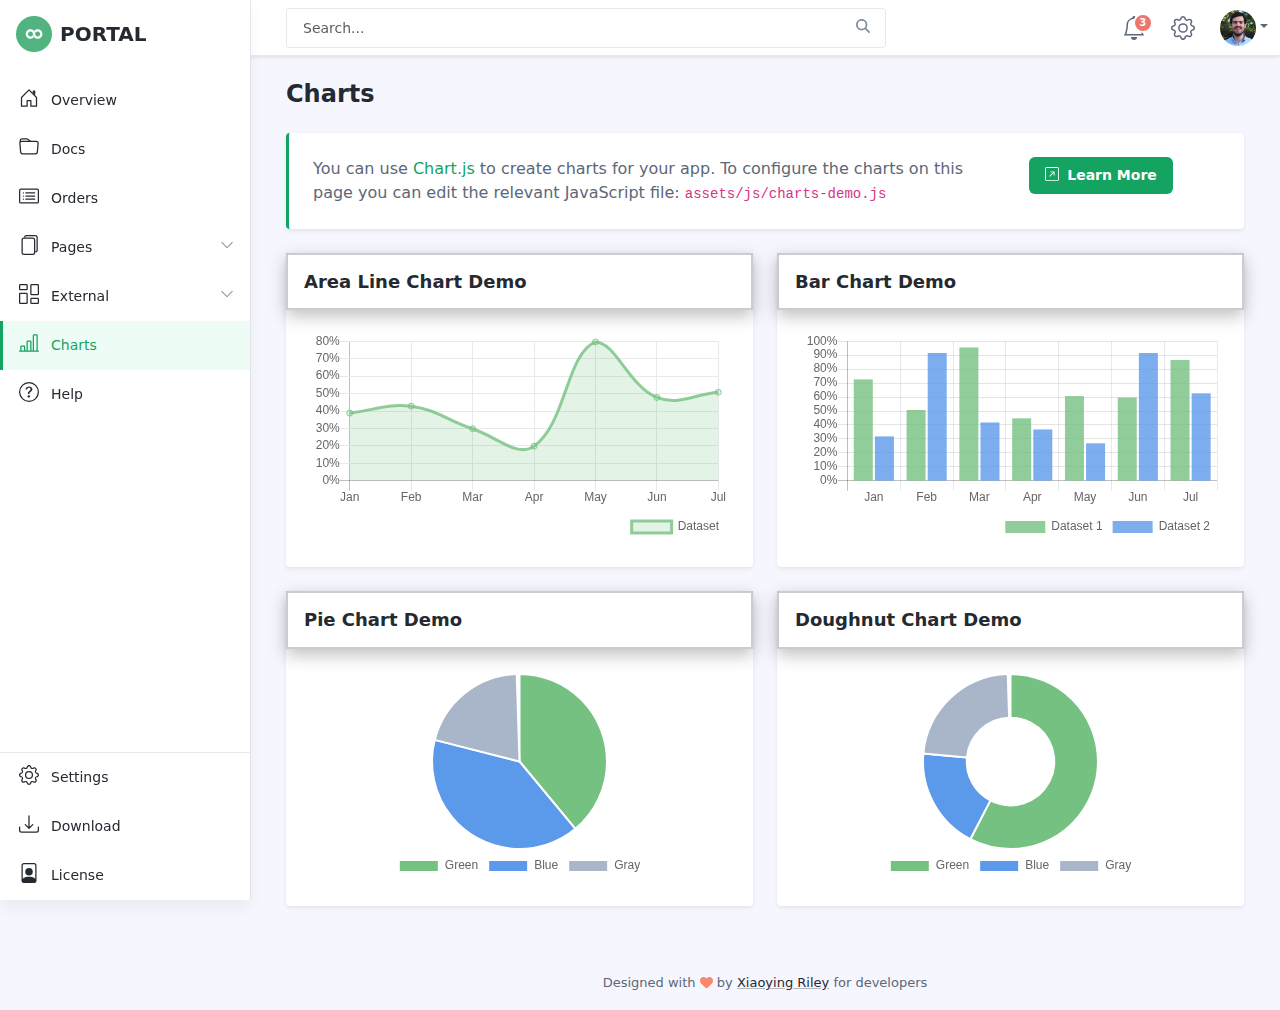
<file: charts.html>
<!DOCTYPE html>
<html lang="en">

<head>
	<title>AVISENA</title>

	<!-- Meta -->
	<meta charset="utf-8">
	<meta http-equiv="X-UA-Compatible" content="IE=edge">
	<meta name="viewport" content="width=device-width, initial-scale=1.0">

	<meta name="description" content="Portal - Bootstrap 5 Admin Dashboard Template For Developers">
	<meta name="author" content="Xiaoying Riley at 3rd Wave Media">
	<link rel="shortcut icon" href="favicon.ico">

	<!-- FontAwesome JS-->
	<script defer src="assets/plugins/fontawesome/js/all.min.js"></script>

	<!-- App CSS -->
	<link id="theme-style" rel="stylesheet" href="assets/css/portal.css">

</head>

<body class="app">
	<header class="app-header fixed-top">
		<div class="app-header-inner">
			<div class="container-fluid py-2">
				<div class="app-header-content">
					<div class="row justify-content-between align-items-center">

						<div class="col-auto">
							<a id="sidepanel-toggler" class="sidepanel-toggler d-inline-block d-xl-none" href="#">
								<svg xmlns="http://www.w3.org/2000/svg" width="30" height="30" viewBox="0 0 30 30"
									role="img">
									<title>Menu</title>
									<path stroke="currentColor" stroke-linecap="round" stroke-miterlimit="10"
										stroke-width="2" d="M4 7h22M4 15h22M4 23h22"></path>
								</svg>
							</a>
						</div><!--//col-->
						<div class="search-mobile-trigger d-sm-none col">
							<i class="search-mobile-trigger-icon fa-solid fa-magnifying-glass"></i>
						</div><!--//col-->
						<div class="app-search-box col">
							<form class="app-search-form">
								<input type="text" placeholder="Search..." name="search"
									class="form-control search-input">
								<button type="submit" class="btn search-btn btn-primary" value="Search"><i
										class="fa-solid fa-magnifying-glass"></i></button>
							</form>
						</div><!--//app-search-box-->

						<div class="app-utilities col-auto">
							<div class="app-utility-item app-notifications-dropdown dropdown">
								<a class="dropdown-toggle no-toggle-arrow" id="notifications-dropdown-toggle"
									data-bs-toggle="dropdown" href="#" role="button" aria-expanded="false"
									title="Notifications">
									<!--//Bootstrap Icons: https://icons.getbootstrap.com/ -->
									<svg width="1em" height="1em" viewBox="0 0 16 16" class="bi bi-bell icon"
										fill="currentColor" xmlns="http://www.w3.org/2000/svg">
										<path d="M8 16a2 2 0 0 0 2-2H6a2 2 0 0 0 2 2z" />
										<path fill-rule="evenodd"
											d="M8 1.918l-.797.161A4.002 4.002 0 0 0 4 6c0 .628-.134 2.197-.459 3.742-.16.767-.376 1.566-.663 2.258h10.244c-.287-.692-.502-1.49-.663-2.258C12.134 8.197 12 6.628 12 6a4.002 4.002 0 0 0-3.203-3.92L8 1.917zM14.22 12c.223.447.481.801.78 1H1c.299-.199.557-.553.78-1C2.68 10.2 3 6.88 3 6c0-2.42 1.72-4.44 4.005-4.901a1 1 0 1 1 1.99 0A5.002 5.002 0 0 1 13 6c0 .88.32 4.2 1.22 6z" />
									</svg>
									<span class="icon-badge">3</span>
								</a><!--//dropdown-toggle-->

								<div class="dropdown-menu p-0" aria-labelledby="notifications-dropdown-toggle">
									<div class="dropdown-menu-header p-3">
										<h5 class="dropdown-menu-title mb-0">Notifications</h5>
									</div><!--//dropdown-menu-title-->
									<div class="dropdown-menu-content">
										<div class="item p-3">
											<div class="row gx-2 justify-content-between align-items-center">
												<div class="col-auto">
													<img class="profile-image"
														src="assets/images/profiles/profile-1.png" alt="">
												</div><!--//col-->
												<div class="col">
													<div class="info">
														<div class="desc">Amy shared a file with you. Lorem ipsum dolor
															sit amet, consectetur adipiscing elit. </div>
														<div class="meta"> 2 hrs ago</div>
													</div>
												</div><!--//col-->
											</div><!--//row-->
											<a class="link-mask" href="notifications.html"></a>
										</div><!--//item-->
										<div class="item p-3">
											<div class="row gx-2 justify-content-between align-items-center">
												<div class="col-auto">
													<div class="app-icon-holder">
														<svg width="1em" height="1em" viewBox="0 0 16 16"
															class="bi bi-receipt" fill="currentColor"
															xmlns="http://www.w3.org/2000/svg">
															<path fill-rule="evenodd"
																d="M1.92.506a.5.5 0 0 1 .434.14L3 1.293l.646-.647a.5.5 0 0 1 .708 0L5 1.293l.646-.647a.5.5 0 0 1 .708 0L7 1.293l.646-.647a.5.5 0 0 1 .708 0L9 1.293l.646-.647a.5.5 0 0 1 .708 0l.646.647.646-.647a.5.5 0 0 1 .708 0l.646.647.646-.647a.5.5 0 0 1 .801.13l.5 1A.5.5 0 0 1 15 2v12a.5.5 0 0 1-.053.224l-.5 1a.5.5 0 0 1-.8.13L13 14.707l-.646.647a.5.5 0 0 1-.708 0L11 14.707l-.646.647a.5.5 0 0 1-.708 0L9 14.707l-.646.647a.5.5 0 0 1-.708 0L7 14.707l-.646.647a.5.5 0 0 1-.708 0L5 14.707l-.646.647a.5.5 0 0 1-.708 0L3 14.707l-.646.647a.5.5 0 0 1-.801-.13l-.5-1A.5.5 0 0 1 1 14V2a.5.5 0 0 1 .053-.224l.5-1a.5.5 0 0 1 .367-.27zm.217 1.338L2 2.118v11.764l.137.274.51-.51a.5.5 0 0 1 .707 0l.646.647.646-.646a.5.5 0 0 1 .708 0l.646.646.646-.646a.5.5 0 0 1 .708 0l.646.646.646-.646a.5.5 0 0 1 .708 0l.646.646.646-.646a.5.5 0 0 1 .708 0l.646.646.646-.646a.5.5 0 0 1 .708 0l.509.509.137-.274V2.118l-.137-.274-.51.51a.5.5 0 0 1-.707 0L12 1.707l-.646.647a.5.5 0 0 1-.708 0L10 1.707l-.646.647a.5.5 0 0 1-.708 0L8 1.707l-.646.647a.5.5 0 0 1-.708 0L6 1.707l-.646.647a.5.5 0 0 1-.708 0L4 1.707l-.646.647a.5.5 0 0 1-.708 0l-.509-.51z" />
															<path fill-rule="evenodd"
																d="M3 4.5a.5.5 0 0 1 .5-.5h6a.5.5 0 1 1 0 1h-6a.5.5 0 0 1-.5-.5zm0 2a.5.5 0 0 1 .5-.5h6a.5.5 0 1 1 0 1h-6a.5.5 0 0 1-.5-.5zm0 2a.5.5 0 0 1 .5-.5h6a.5.5 0 1 1 0 1h-6a.5.5 0 0 1-.5-.5zm0 2a.5.5 0 0 1 .5-.5h6a.5.5 0 0 1 0 1h-6a.5.5 0 0 1-.5-.5zm8-6a.5.5 0 0 1 .5-.5h1a.5.5 0 0 1 0 1h-1a.5.5 0 0 1-.5-.5zm0 2a.5.5 0 0 1 .5-.5h1a.5.5 0 0 1 0 1h-1a.5.5 0 0 1-.5-.5zm0 2a.5.5 0 0 1 .5-.5h1a.5.5 0 0 1 0 1h-1a.5.5 0 0 1-.5-.5zm0 2a.5.5 0 0 1 .5-.5h1a.5.5 0 0 1 0 1h-1a.5.5 0 0 1-.5-.5z" />
														</svg>
													</div>
												</div><!--//col-->
												<div class="col">
													<div class="info">
														<div class="desc">You have a new invoice. Proin venenatis
															interdum est.</div>
														<div class="meta"> 1 day ago</div>
													</div>
												</div><!--//col-->
											</div><!--//row-->
											<a class="link-mask" href="notifications.html"></a>
										</div><!--//item-->
										<div class="item p-3">
											<div class="row gx-2 justify-content-between align-items-center">
												<div class="col-auto">
													<div class="app-icon-holder icon-holder-mono">
														<svg width="1em" height="1em" viewBox="0 0 16 16"
															class="bi bi-bar-chart-line" fill="currentColor"
															xmlns="http://www.w3.org/2000/svg">
															<path fill-rule="evenodd"
																d="M11 2a1 1 0 0 1 1-1h2a1 1 0 0 1 1 1v12h.5a.5.5 0 0 1 0 1H.5a.5.5 0 0 1 0-1H1v-3a1 1 0 0 1 1-1h2a1 1 0 0 1 1 1v3h1V7a1 1 0 0 1 1-1h2a1 1 0 0 1 1 1v7h1V2zm1 12h2V2h-2v12zm-3 0V7H7v7h2zm-5 0v-3H2v3h2z" />
														</svg>
													</div>
												</div><!--//col-->
												<div class="col">
													<div class="info">
														<div class="desc">Your report is ready. Proin venenatis interdum
															est.</div>
														<div class="meta"> 3 days ago</div>
													</div>
												</div><!--//col-->
											</div><!--//row-->
											<a class="link-mask" href="notifications.html"></a>
										</div><!--//item-->
										<div class="item p-3">
											<div class="row gx-2 justify-content-between align-items-center">
												<div class="col-auto">
													<img class="profile-image"
														src="assets/images/profiles/profile-2.png" alt="">
												</div><!--//col-->
												<div class="col">
													<div class="info">
														<div class="desc">James sent you a new message.</div>
														<div class="meta"> 7 days ago</div>
													</div>
												</div><!--//col-->
											</div><!--//row-->
											<a class="link-mask" href="notifications.html"></a>
										</div><!--//item-->
									</div><!--//dropdown-menu-content-->

									<div class="dropdown-menu-footer p-2 text-center">
										<a href="notifications.html">View all</a>
									</div>

								</div><!--//dropdown-menu-->
							</div><!--//app-utility-item-->
							<div class="app-utility-item">
								<a href="settings.html" title="Settings">
									<!--//Bootstrap Icons: https://icons.getbootstrap.com/ -->
									<svg width="1em" height="1em" viewBox="0 0 16 16" class="bi bi-gear icon"
										fill="currentColor" xmlns="http://www.w3.org/2000/svg">
										<path fill-rule="evenodd"
											d="M8.837 1.626c-.246-.835-1.428-.835-1.674 0l-.094.319A1.873 1.873 0 0 1 4.377 3.06l-.292-.16c-.764-.415-1.6.42-1.184 1.185l.159.292a1.873 1.873 0 0 1-1.115 2.692l-.319.094c-.835.246-.835 1.428 0 1.674l.319.094a1.873 1.873 0 0 1 1.115 2.693l-.16.291c-.415.764.42 1.6 1.185 1.184l.292-.159a1.873 1.873 0 0 1 2.692 1.116l.094.318c.246.835 1.428.835 1.674 0l.094-.319a1.873 1.873 0 0 1 2.693-1.115l.291.16c.764.415 1.6-.42 1.184-1.185l-.159-.291a1.873 1.873 0 0 1 1.116-2.693l.318-.094c.835-.246.835-1.428 0-1.674l-.319-.094a1.873 1.873 0 0 1-1.115-2.692l.16-.292c.415-.764-.42-1.6-1.185-1.184l-.291.159A1.873 1.873 0 0 1 8.93 1.945l-.094-.319zm-2.633-.283c.527-1.79 3.065-1.79 3.592 0l.094.319a.873.873 0 0 0 1.255.52l.292-.16c1.64-.892 3.434.901 2.54 2.541l-.159.292a.873.873 0 0 0 .52 1.255l.319.094c1.79.527 1.79 3.065 0 3.592l-.319.094a.873.873 0 0 0-.52 1.255l.16.292c.893 1.64-.902 3.434-2.541 2.54l-.292-.159a.873.873 0 0 0-1.255.52l-.094.319c-.527 1.79-3.065 1.79-3.592 0l-.094-.319a.873.873 0 0 0-1.255-.52l-.292.16c-1.64.893-3.433-.902-2.54-2.541l.159-.292a.873.873 0 0 0-.52-1.255l-.319-.094c-1.79-.527-1.79-3.065 0-3.592l.319-.094a.873.873 0 0 0 .52-1.255l-.16-.292c-.892-1.64.902-3.433 2.541-2.54l.292.159a.873.873 0 0 0 1.255-.52l.094-.319z" />
										<path fill-rule="evenodd"
											d="M8 5.754a2.246 2.246 0 1 0 0 4.492 2.246 2.246 0 0 0 0-4.492zM4.754 8a3.246 3.246 0 1 1 6.492 0 3.246 3.246 0 0 1-6.492 0z" />
									</svg>
								</a>
							</div><!--//app-utility-item-->

							<div class="app-utility-item app-user-dropdown dropdown">
								<a class="dropdown-toggle" id="user-dropdown-toggle" data-bs-toggle="dropdown" href="#"
									role="button" aria-expanded="false"><img src="assets/images/user.png"
										alt="user profile"></a>
								<ul class="dropdown-menu" aria-labelledby="user-dropdown-toggle">
									<li><a class="dropdown-item" href="account.html">Account</a></li>
									<li><a class="dropdown-item" href="settings.html">Settings</a></li>
									<li>
										<hr class="dropdown-divider">
									</li>
									<li><a class="dropdown-item" href="index.html">Log Out</a></li>
								</ul>
							</div><!--//app-user-dropdown-->
						</div><!--//app-utilities-->
					</div><!--//row-->
				</div><!--//app-header-content-->
			</div><!--//container-fluid-->
		</div><!--//app-header-inner-->
		<div id="app-sidepanel" class="app-sidepanel">
			<div id="sidepanel-drop" class="sidepanel-drop"></div>
			<div class="sidepanel-inner d-flex flex-column">
				<a href="#" id="sidepanel-close" class="sidepanel-close d-xl-none">&times;</a>
				<div class="app-branding">
					<a class="app-logo" href="dashboard.html"><img class="logo-icon me-2"
							src="assets/images/app-logo.svg" alt="logo"><span class="logo-text">PORTAL</span></a>

				</div><!--//app-branding-->

				<nav id="app-nav-main" class="app-nav app-nav-main flex-grow-1">
					<ul class="app-menu list-unstyled accordion" id="menu-accordion">
						<li class="nav-item">
							<!--//Bootstrap Icons: https://icons.getbootstrap.com/ -->
							<a class="nav-link" href="dashboard.html">
								<span class="nav-icon">
									<svg width="1em" height="1em" viewBox="0 0 16 16" class="bi bi-house-door"
										fill="currentColor" xmlns="http://www.w3.org/2000/svg">
										<path fill-rule="evenodd"
											d="M7.646 1.146a.5.5 0 0 1 .708 0l6 6a.5.5 0 0 1 .146.354v7a.5.5 0 0 1-.5.5H9.5a.5.5 0 0 1-.5-.5v-4H7v4a.5.5 0 0 1-.5.5H2a.5.5 0 0 1-.5-.5v-7a.5.5 0 0 1 .146-.354l6-6zM2.5 7.707V14H6v-4a.5.5 0 0 1 .5-.5h3a.5.5 0 0 1 .5.5v4h3.5V7.707L8 2.207l-5.5 5.5z" />
										<path fill-rule="evenodd"
											d="M13 2.5V6l-2-2V2.5a.5.5 0 0 1 .5-.5h1a.5.5 0 0 1 .5.5z" />
									</svg>
								</span>
								<span class="nav-link-text">Overview</span>
							</a><!--//nav-link-->
						</li><!--//nav-item-->
						<li class="nav-item">
							<!--//Bootstrap Icons: https://icons.getbootstrap.com/ -->
							<a class="nav-link" href="docs.html">
								<span class="nav-icon">
									<svg width="1em" height="1em" viewBox="0 0 16 16" class="bi bi-folder"
										fill="currentColor" xmlns="http://www.w3.org/2000/svg">
										<path
											d="M9.828 4a3 3 0 0 1-2.12-.879l-.83-.828A1 1 0 0 0 6.173 2H2.5a1 1 0 0 0-1 .981L1.546 4h-1L.5 3a2 2 0 0 1 2-2h3.672a2 2 0 0 1 1.414.586l.828.828A2 2 0 0 0 9.828 3v1z" />
										<path fill-rule="evenodd"
											d="M13.81 4H2.19a1 1 0 0 0-.996 1.09l.637 7a1 1 0 0 0 .995.91h10.348a1 1 0 0 0 .995-.91l.637-7A1 1 0 0 0 13.81 4zM2.19 3A2 2 0 0 0 .198 5.181l.637 7A2 2 0 0 0 2.826 14h10.348a2 2 0 0 0 1.991-1.819l.637-7A2 2 0 0 0 13.81 3H2.19z" />
									</svg>
								</span>
								<span class="nav-link-text">Docs</span>
							</a><!--//nav-link-->
						</li><!--//nav-item-->
						<li class="nav-item">
							<!--//Bootstrap Icons: https://icons.getbootstrap.com/ -->
							<a class="nav-link" href="orders.html">
								<span class="nav-icon">
									<svg width="1em" height="1em" viewBox="0 0 16 16" class="bi bi-card-list"
										fill="currentColor" xmlns="http://www.w3.org/2000/svg">
										<path fill-rule="evenodd"
											d="M14.5 3h-13a.5.5 0 0 0-.5.5v9a.5.5 0 0 0 .5.5h13a.5.5 0 0 0 .5-.5v-9a.5.5 0 0 0-.5-.5zm-13-1A1.5 1.5 0 0 0 0 3.5v9A1.5 1.5 0 0 0 1.5 14h13a1.5 1.5 0 0 0 1.5-1.5v-9A1.5 1.5 0 0 0 14.5 2h-13z" />
										<path fill-rule="evenodd"
											d="M5 8a.5.5 0 0 1 .5-.5h7a.5.5 0 0 1 0 1h-7A.5.5 0 0 1 5 8zm0-2.5a.5.5 0 0 1 .5-.5h7a.5.5 0 0 1 0 1h-7a.5.5 0 0 1-.5-.5zm0 5a.5.5 0 0 1 .5-.5h7a.5.5 0 0 1 0 1h-7a.5.5 0 0 1-.5-.5z" />
										<circle cx="3.5" cy="5.5" r=".5" />
										<circle cx="3.5" cy="8" r=".5" />
										<circle cx="3.5" cy="10.5" r=".5" />
									</svg>
								</span>
								<span class="nav-link-text">Orders</span>
							</a><!--//nav-link-->
						</li><!--//nav-item-->
						<li class="nav-item has-submenu">
							<!--//Bootstrap Icons: https://icons.getbootstrap.com/ -->
							<a class="nav-link submenu-toggle" href="#" data-bs-toggle="collapse"
								data-bs-target="#submenu-1" aria-expanded="false" aria-controls="submenu-1">
								<span class="nav-icon">
									<!--//Bootstrap Icons: https://icons.getbootstrap.com/ -->
									<svg width="1em" height="1em" viewBox="0 0 16 16" class="bi bi-files"
										fill="currentColor" xmlns="http://www.w3.org/2000/svg">
										<path fill-rule="evenodd"
											d="M4 2h7a2 2 0 0 1 2 2v10a2 2 0 0 1-2 2H4a2 2 0 0 1-2-2V4a2 2 0 0 1 2-2zm0 1a1 1 0 0 0-1 1v10a1 1 0 0 0 1 1h7a1 1 0 0 0 1-1V4a1 1 0 0 0-1-1H4z" />
										<path
											d="M6 0h7a2 2 0 0 1 2 2v10a2 2 0 0 1-2 2v-1a1 1 0 0 0 1-1V2a1 1 0 0 0-1-1H6a1 1 0 0 0-1 1H4a2 2 0 0 1 2-2z" />
									</svg>
								</span>
								<span class="nav-link-text">Pages</span>
								<span class="submenu-arrow">
									<svg width="1em" height="1em" viewBox="0 0 16 16" class="bi bi-chevron-down"
										fill="currentColor" xmlns="http://www.w3.org/2000/svg">
										<path fill-rule="evenodd"
											d="M1.646 4.646a.5.5 0 0 1 .708 0L8 10.293l5.646-5.647a.5.5 0 0 1 .708.708l-6 6a.5.5 0 0 1-.708 0l-6-6a.5.5 0 0 1 0-.708z" />
									</svg>
								</span><!--//submenu-arrow-->
							</a><!--//nav-link-->
							<div id="submenu-1" class="collapse submenu submenu-1" data-bs-parent="#menu-accordion">
								<ul class="submenu-list list-unstyled">
									<li class="submenu-item"><a class="submenu-link"
											href="notifications.html">Notifications</a></li>
									<li class="submenu-item"><a class="submenu-link" href="account.html">Account</a>
									</li>
									<li class="submenu-item"><a class="submenu-link" href="settings.html">Settings</a>
									</li>

								</ul>
							</div>
						</li><!--//nav-item-->
						<li class="nav-item has-submenu">
							<!--//Bootstrap Icons: https://icons.getbootstrap.com/ -->
							<a class="nav-link submenu-toggle" href="#" data-bs-toggle="collapse"
								data-bs-target="#submenu-2" aria-expanded="false" aria-controls="submenu-2">
								<span class="nav-icon">
									<!--//Bootstrap Icons: https://icons.getbootstrap.com/ -->
									<svg width="1em" height="1em" viewBox="0 0 16 16" class="bi bi-columns-gap"
										fill="currentColor" xmlns="http://www.w3.org/2000/svg">
										<path fill-rule="evenodd"
											d="M6 1H1v3h5V1zM1 0a1 1 0 0 0-1 1v3a1 1 0 0 0 1 1h5a1 1 0 0 0 1-1V1a1 1 0 0 0-1-1H1zm14 12h-5v3h5v-3zm-5-1a1 1 0 0 0-1 1v3a1 1 0 0 0 1 1h5a1 1 0 0 0 1-1v-3a1 1 0 0 0-1-1h-5zM6 8H1v7h5V8zM1 7a1 1 0 0 0-1 1v7a1 1 0 0 0 1 1h5a1 1 0 0 0 1-1V8a1 1 0 0 0-1-1H1zm14-6h-5v7h5V1zm-5-1a1 1 0 0 0-1 1v7a1 1 0 0 0 1 1h5a1 1 0 0 0 1-1V1a1 1 0 0 0-1-1h-5z" />
									</svg>
								</span>
								<span class="nav-link-text">External</span>
								<span class="submenu-arrow">
									<svg width="1em" height="1em" viewBox="0 0 16 16" class="bi bi-chevron-down"
										fill="currentColor" xmlns="http://www.w3.org/2000/svg">
										<path fill-rule="evenodd"
											d="M1.646 4.646a.5.5 0 0 1 .708 0L8 10.293l5.646-5.647a.5.5 0 0 1 .708.708l-6 6a.5.5 0 0 1-.708 0l-6-6a.5.5 0 0 1 0-.708z" />
									</svg>
								</span><!--//submenu-arrow-->
							</a><!--//nav-link-->
							<div id="submenu-2" class="collapse submenu submenu-2" data-bs-parent="#menu-accordion">
								<ul class="submenu-list list-unstyled">
									<li class="submenu-item"><a class="submenu-link" href="index.html">Login</a></li>
									<li class="submenu-item"><a class="submenu-link" href="signup.html">Signup</a></li>
									<li class="submenu-item"><a class="submenu-link" href="reset-password.html">Reset
											password</a></li>
									<li class="submenu-item"><a class="submenu-link" href="404.html">404 page</a></li>
								</ul>
							</div>
						</li><!--//nav-item-->

						<li class="nav-item">
							<!--//Bootstrap Icons: https://icons.getbootstrap.com/ -->
							<a class="nav-link active" href="charts.html">
								<span class="nav-icon">
									<svg width="1em" height="1em" viewBox="0 0 16 16" class="bi bi-bar-chart-line"
										fill="currentColor" xmlns="http://www.w3.org/2000/svg">
										<path fill-rule="evenodd"
											d="M11 2a1 1 0 0 1 1-1h2a1 1 0 0 1 1 1v12h.5a.5.5 0 0 1 0 1H.5a.5.5 0 0 1 0-1H1v-3a1 1 0 0 1 1-1h2a1 1 0 0 1 1 1v3h1V7a1 1 0 0 1 1-1h2a1 1 0 0 1 1 1v7h1V2zm1 12h2V2h-2v12zm-3 0V7H7v7h2zm-5 0v-3H2v3h2z" />
									</svg>
								</span>
								<span class="nav-link-text">Charts</span>
							</a><!--//nav-link-->
						</li><!--//nav-item-->
						<li class="nav-item">
							<!--//Bootstrap Icons: https://icons.getbootstrap.com/ -->
							<a class="nav-link" href="help.html">
								<span class="nav-icon">
									<svg width="1em" height="1em" viewBox="0 0 16 16" class="bi bi-question-circle"
										fill="currentColor" xmlns="http://www.w3.org/2000/svg">
										<path fill-rule="evenodd"
											d="M8 15A7 7 0 1 0 8 1a7 7 0 0 0 0 14zm0 1A8 8 0 1 0 8 0a8 8 0 0 0 0 16z" />
										<path
											d="M5.255 5.786a.237.237 0 0 0 .241.247h.825c.138 0 .248-.113.266-.25.09-.656.54-1.134 1.342-1.134.686 0 1.314.343 1.314 1.168 0 .635-.374.927-.965 1.371-.673.489-1.206 1.06-1.168 1.987l.003.217a.25.25 0 0 0 .25.246h.811a.25.25 0 0 0 .25-.25v-.105c0-.718.273-.927 1.01-1.486.609-.463 1.244-.977 1.244-2.056 0-1.511-1.276-2.241-2.673-2.241-1.267 0-2.655.59-2.75 2.286zm1.557 5.763c0 .533.425.927 1.01.927.609 0 1.028-.394 1.028-.927 0-.552-.42-.94-1.029-.94-.584 0-1.009.388-1.009.94z" />
									</svg>
								</span>
								<span class="nav-link-text">Help</span>
							</a><!--//nav-link-->
						</li><!--//nav-item-->
					</ul><!--//app-menu-->
				</nav><!--//app-nav-->
				<div class="app-sidepanel-footer">
					<nav class="app-nav app-nav-footer">
						<ul class="app-menu footer-menu list-unstyled">
							<li class="nav-item">
								<!--//Bootstrap Icons: https://icons.getbootstrap.com/ -->
								<a class="nav-link" href="settings.html">
									<span class="nav-icon">
										<svg width="1em" height="1em" viewBox="0 0 16 16" class="bi bi-gear"
											fill="currentColor" xmlns="http://www.w3.org/2000/svg">
											<path fill-rule="evenodd"
												d="M8.837 1.626c-.246-.835-1.428-.835-1.674 0l-.094.319A1.873 1.873 0 0 1 4.377 3.06l-.292-.16c-.764-.415-1.6.42-1.184 1.185l.159.292a1.873 1.873 0 0 1-1.115 2.692l-.319.094c-.835.246-.835 1.428 0 1.674l.319.094a1.873 1.873 0 0 1 1.115 2.693l-.16.291c-.415.764.42 1.6 1.185 1.184l.292-.159a1.873 1.873 0 0 1 2.692 1.116l.094.318c.246.835 1.428.835 1.674 0l.094-.319a1.873 1.873 0 0 1 2.693-1.115l.291.16c.764.415 1.6-.42 1.184-1.185l-.159-.291a1.873 1.873 0 0 1 1.116-2.693l.318-.094c.835-.246.835-1.428 0-1.674l-.319-.094a1.873 1.873 0 0 1-1.115-2.692l.16-.292c.415-.764-.42-1.6-1.185-1.184l-.291.159A1.873 1.873 0 0 1 8.93 1.945l-.094-.319zm-2.633-.283c.527-1.79 3.065-1.79 3.592 0l.094.319a.873.873 0 0 0 1.255.52l.292-.16c1.64-.892 3.434.901 2.54 2.541l-.159.292a.873.873 0 0 0 .52 1.255l.319.094c1.79.527 1.79 3.065 0 3.592l-.319.094a.873.873 0 0 0-.52 1.255l.16.292c.893 1.64-.902 3.434-2.541 2.54l-.292-.159a.873.873 0 0 0-1.255.52l-.094.319c-.527 1.79-3.065 1.79-3.592 0l-.094-.319a.873.873 0 0 0-1.255-.52l-.292.16c-1.64.893-3.433-.902-2.54-2.541l.159-.292a.873.873 0 0 0-.52-1.255l-.319-.094c-1.79-.527-1.79-3.065 0-3.592l.319-.094a.873.873 0 0 0 .52-1.255l-.16-.292c-.892-1.64.902-3.433 2.541-2.54l.292.159a.873.873 0 0 0 1.255-.52l.094-.319z" />
											<path fill-rule="evenodd"
												d="M8 5.754a2.246 2.246 0 1 0 0 4.492 2.246 2.246 0 0 0 0-4.492zM4.754 8a3.246 3.246 0 1 1 6.492 0 3.246 3.246 0 0 1-6.492 0z" />
										</svg>
									</span>
									<span class="nav-link-text">Settings</span>
								</a><!--//nav-link-->
							</li><!--//nav-item-->
							<li class="nav-item">
								<!--//Bootstrap Icons: https://icons.getbootstrap.com/ -->
								<a class="nav-link"
									href="https://themes.3rdwavemedia.com/bootstrap-templates/admin-dashboard/portal-free-bootstrap-admin-dashboard-template-for-developers/">
									<span class="nav-icon">
										<svg width="1em" height="1em" viewBox="0 0 16 16" class="bi bi-download"
											fill="currentColor" xmlns="http://www.w3.org/2000/svg">
											<path fill-rule="evenodd"
												d="M.5 9.9a.5.5 0 0 1 .5.5v2.5a1 1 0 0 0 1 1h12a1 1 0 0 0 1-1v-2.5a.5.5 0 0 1 1 0v2.5a2 2 0 0 1-2 2H2a2 2 0 0 1-2-2v-2.5a.5.5 0 0 1 .5-.5z" />
											<path fill-rule="evenodd"
												d="M7.646 11.854a.5.5 0 0 0 .708 0l3-3a.5.5 0 0 0-.708-.708L8.5 10.293V1.5a.5.5 0 0 0-1 0v8.793L5.354 8.146a.5.5 0 1 0-.708.708l3 3z" />
										</svg>
									</span>
									<span class="nav-link-text">Download</span>
								</a><!--//nav-link-->
							</li><!--//nav-item-->
							<li class="nav-item">
								<!--//Bootstrap Icons: https://icons.getbootstrap.com/ -->
								<a class="nav-link"
									href="https://themes.3rdwavemedia.com/bootstrap-templates/admin-dashboard/portal-free-bootstrap-admin-dashboard-template-for-developers/">
									<span class="nav-icon">
										<svg width="1em" height="1em" viewBox="0 0 16 16" class="bi bi-file-person"
											fill="currentColor" xmlns="http://www.w3.org/2000/svg">
											<path fill-rule="evenodd"
												d="M12 1H4a1 1 0 0 0-1 1v10.755S4 11 8 11s5 1.755 5 1.755V2a1 1 0 0 0-1-1zM4 0a2 2 0 0 0-2 2v12a2 2 0 0 0 2 2h8a2 2 0 0 0 2-2V2a2 2 0 0 0-2-2H4z" />
											<path fill-rule="evenodd" d="M8 10a3 3 0 1 0 0-6 3 3 0 0 0 0 6z" />
										</svg>
									</span>
									<span class="nav-link-text">License</span>
								</a><!--//nav-link-->
							</li><!--//nav-item-->
						</ul><!--//footer-menu-->
					</nav>
				</div><!--//app-sidepanel-footer-->

			</div><!--//sidepanel-inner-->
		</div><!--//app-sidepanel-->
	</header><!--//app-header-->

	<div class="app-wrapper">

		<div class="app-content pt-3 p-md-3 p-lg-4">
			<div class="container-xl">

				<h1 class="app-page-title">Charts</h1>
				<div class="app-card shadow-sm mb-4 border-left-decoration">
					<div class="inner">
						<div class="app-card-body p-4">
							<div class="row gx-5 gy-3">
								<div class="col-12 col-lg-9">

									<div>You can use <a href="https://www.chartjs.org/" target="_blank">Chart.js</a> to
										create charts for your app. To configure the charts on this page you can edit
										the relevant JavaScript file: <code>assets/js/charts-demo.js</code> </div>
								</div><!--//col-->
								<div class="col-12 col-lg-3">
									<a class="btn app-btn-primary" href="https://www.chartjs.org/docs/latest/"
										target="_blank"><svg width="1em" height="1em" viewBox="0 0 16 16"
											class="bi bi-arrow-up-right-square me-2" fill="currentColor"
											xmlns="http://www.w3.org/2000/svg">
											<path fill-rule="evenodd"
												d="M14 1H2a1 1 0 0 0-1 1v12a1 1 0 0 0 1 1h12a1 1 0 0 0 1-1V2a1 1 0 0 0-1-1zM2 0a2 2 0 0 0-2 2v12a2 2 0 0 0 2 2h12a2 2 0 0 0 2-2V2a2 2 0 0 0-2-2H2z" />
											<path fill-rule="evenodd"
												d="M5.172 10.828a.5.5 0 0 0 .707 0l4.096-4.096V9.5a.5.5 0 1 0 1 0V5.525a.5.5 0 0 0-.5-.5H6.5a.5.5 0 0 0 0 1h2.768l-4.096 4.096a.5.5 0 0 0 0 .707z" />
										</svg>Learn More</a>
								</div><!--//col-->
							</div><!--//row-->

						</div><!--//app-card-body-->

					</div><!--//inner-->
				</div><!--//app-card-->
				<div class="row g-4 mb-4">
					<div class="col-12 col-lg-6">
						<div class="app-card app-card-chart h-100 shadow-sm">
							<div class="app-card-header p-3 border-0">
								<h4 class="app-card-title">Area Line Chart Demo</h4>
							</div><!--//app-card-header-->
							<div class="app-card-body p-4">
								<div class="chart-container">
									<canvas id="chart-line"></canvas>
								</div>
							</div><!--//app-card-body-->
						</div><!--//app-card-->
					</div><!--//col-->
					<div class="col-12 col-lg-6">
						<div class="app-card app-card-chart h-100 shadow-sm">
							<div class="app-card-header p-3 border-0">
								<h4 class="app-card-title">Bar Chart Demo</h4>
							</div><!--//app-card-header-->
							<div class="app-card-body p-4">
								<div class="chart-container">
									<canvas id="chart-bar"></canvas>
								</div>
							</div><!--//app-card-body-->
						</div><!--//app-card-->
					</div><!--//col-->
					<div class="col-12 col-lg-6">
						<div class="app-card app-card-chart h-100 shadow-sm">
							<div class="app-card-header p-3 border-0">
								<h4 class="app-card-title">Pie Chart Demo</h4>
							</div><!--//app-card-header-->
							<div class="app-card-body p-4">
								<div class="chart-container">
									<canvas id="chart-pie"></canvas>
								</div>
							</div><!--//app-card-body-->
						</div><!--//app-card-->
					</div><!--//col-->
					<div class="col-12 col-lg-6">
						<div class="app-card app-card-chart h-100 shadow-sm">
							<div class="app-card-header p-3 border-0">
								<h4 class="app-card-title">Doughnut Chart Demo</h4>
							</div><!--//app-card-header-->
							<div class="app-card-body p-4">
								<div class="chart-container">
									<canvas id="chart-doughnut"></canvas>
								</div>
							</div><!--//app-card-body-->
						</div><!--//app-card-->
					</div><!--//col-->
				</div><!--//row-->
			</div><!--//container-fluid-->
		</div><!--//app-content-->

		<footer class="app-footer">
			<div class="container text-center py-3">
				<!--/* This template is free as long as you keep the footer attribution link. If you'd like to use the template without the attribution link, you can buy the commercial license via our website: themes.3rdwavemedia.com Thank you for your support. :) */-->
				<small class="copyright">Designed with <span class="sr-only">love</span><i class="fas fa-heart"
						style="color: #fb866a;"></i> by <a class="app-link" href="http://themes.3rdwavemedia.com"
						target="_blank">Xiaoying Riley</a> for developers</small>

			</div>
		</footer><!--//app-footer-->

	</div><!--//app-wrapper-->


	<!-- Javascript -->
	<script src="assets/plugins/popper.min.js"></script>
	<script src="assets/plugins/bootstrap/js/bootstrap.min.js"></script>



	<!-- Charts JS -->
	<script src="assets/plugins/chart.js/chart.min.js"></script>
	<script src="assets/js/charts-demo.js"></script>

	<!-- Page Specific JS -->
	<script src="assets/js/app.js"></script>

</body>

</html>
</file>
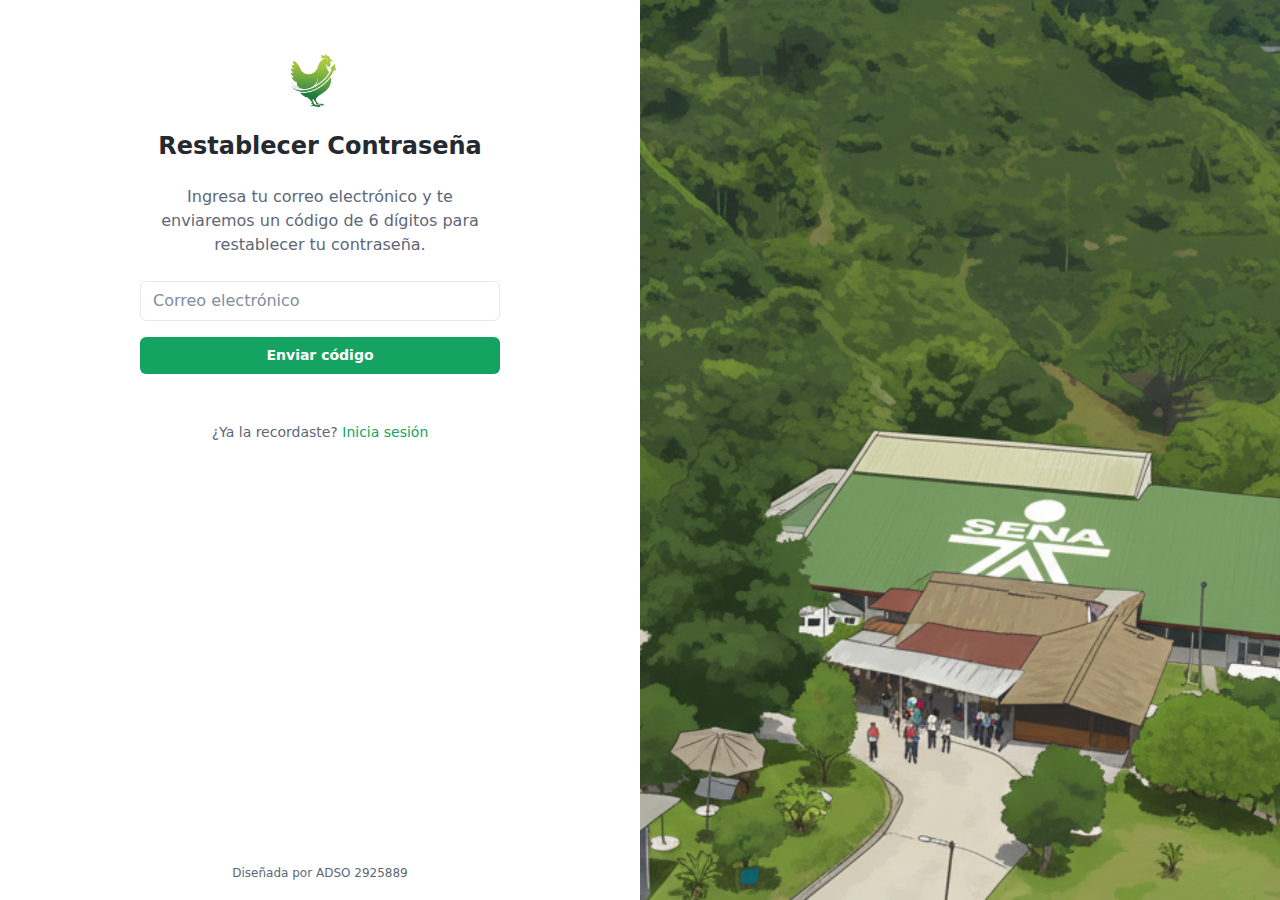
<file: confirm-reset-password.html>
<!DOCTYPE html>
<html lang="es">

<head>
	<title>AVISENA - Confirmar Nueva Contraseña</title>
	<meta charset="utf-8">
	<meta http-equiv="X-UA-Compatible" content="IE=edge">
	<meta name="viewport" content="width=device-width, initial-scale=1.0">
	<meta name="description" content="Confirma tu nueva contraseña - Plataforma AVISENA">
	<meta name="author" content="ADSO 2925889">
	<link rel="icon" type="image/png" href="assets/images/logo-avisena-solo-gallina.png">

	<script defer src="assets/plugins/fontawesome/js/all.min.js"></script>
	<link id="theme-style" rel="stylesheet" href="assets/css/portal.css">
	<style>
		.code-input {
			width: 50px;
			height: 50px;
			text-align: center;
			font-size: 24px;
			font-weight: bold;
			margin: 0 5px;
			border: 2px solid #dee2e6;
			border-radius: 8px;
		}
		.code-input:focus {
			border-color: #0d6efd;
			box-shadow: 0 0 0 0.25rem rgba(13, 110, 253, 0.25);
		}
		.code-container {
			display: flex;
			justify-content: center;
			margin: 20px 0;
		}
		.password-strength {
			height: 5px;
			border-radius: 3px;
			margin-top: 5px;
			transition: all 0.3s;
		}
		.strength-weak { background-color: #dc3545; width: 33%; }
		.strength-medium { background-color: #ffc107; width: 66%; }
		.strength-strong { background-color: #28a745; width: 100%; }
	</style>
</head>

<body class="app app-reset-password p-0">
	<div class="row g-0 app-auth-wrapper min-vh-100">
		<div class="col-lg-6 auth-main-col text-center p-3 p-md-5 d-flex flex-column">
			<div class="card shadow-lg d-flex flex-column align-content-end flex-grow-1 p-4">
				<div class="app-auth-body mx-auto" style="max-width: 500px; width: 100%;">
					<div class="app-auth-branding mb-3 mb-md-4">
						<a class="app-logo" href="index.html">
							<img class="logo-icon me-2" src="assets/images/logo-avisena-solo-gallina.png" alt="Logo AVISENA" style="max-width: 80px;">
						</a>
					</div>
					<h2 class="auth-heading text-center mb-3 mb-md-4">Ingresa tu código</h2>
					<div class="auth-intro mb-3 mb-md-4 text-center px-2">
						Hemos enviado un código de 6 dígitos a tu correo electrónico.
						<br>
						<strong id="user-email" class="text-primary"></strong>
					</div>
					<div class="auth-form-container text-start">
						<div class="mb-4">
							<label class="form-label text-center d-block">Código de verificación</label>
							<div class="code-container d-flex justify-content-center gap-2 mb-2">
								<input type="text" maxlength="1" class="code-input form-control text-center" id="code-1" required style="max-width: 40px;">
								<input type="text" maxlength="1" class="code-input form-control text-center" id="code-2" required style="max-width: 40px;">
								<input type="text" maxlength="1" class="code-input form-control text-center" id="code-3" required style="max-width: 40px;">
								<input type="text" maxlength="1" class="code-input form-control text-center" id="code-4" required style="max-width: 40px;">
								<input type="text" maxlength="1" class="code-input form-control text-center" id="code-5" required style="max-width: 40px;">
								<input type="text" maxlength="1" class="code-input form-control text-center" id="code-6" required style="max-width: 40px;">
							</div>
							<div class="text-center">
								<small class="text-muted">El código expira en 1 hora</small>
							</div>
							<div class="text-center mt-3 mt-md-4">
								<a href="index.html" class="text-link">
									Volver al inicio
								</a>
							</div>
						</div>
					</div>
				</div>
			</div>
		</div>

		<div class="col-12 col-lg-6 auth-main-col text-center p-3 p-md-5 d-flex flex-column rounded-4 min-vh-100">
			<div class="card shadow-lg border-0 d-flex flex-column align-content-end flex-grow-1 p-4">
				<div class="app-auth-body mx-auto" style="max-width: 500px; width: 100%;">
					<h3 class="mb-3 mb-md-4">Nueva contraseña</h3>
					
					<form class="auth-form resetpass-form text-start" id="confirm-reset-form">
						<div class="password mb-3">
							<label class="form-label" for="new-password">Nueva contraseña</label>
							<div class="input-group">
								<input id="new-password" name="new-password" type="password" class="form-control"
									placeholder="Mínimo 9 caracteres" required minlength="9">
								<button class="btn btn-secondary" type="button" id="toggle-password">
									<i class="fas fa-eye" id="eye-icon"></i>
								</button>
							</div>
							<div class="password-strength mt-2" id="password-strength"></div>
							<small class="text-muted" id="strength-text"></small>
						</div>

						<div class="password mb-4">
							<label class="form-label" for="confirm-password">Confirmar contraseña</label>
							<input id="confirm-password" name="confirm-password" type="password" class="form-control"
								placeholder="Repite la contraseña" required minlength="9">
							<small class="text-danger d-none" id="password-match-error">Las contraseñas no coinciden</small>
						</div>

						<div id="confirm-message" class="text-center mb-3"></div>

						<div class="text-center">
							<button id="confirm-btn" type="submit" class="btn app-btn-primary w-100 theme-btn mx-auto">
								<span id="btn-text">Restablecer contraseña</span>
								<span id="btn-spinner" class="spinner-border spinner-border-sm ms-2 d-none" role="status"></span>
							</button>
						</div>
					</form>

					<div class="text-center mt-3 mt-md-4">
						<a href="reset-password.html" class="text-link">
							<i class="fas fa-arrow-left me-2"></i>Volver a solicitar código
						</a>
					</div>
				</div>
			</div>
		</div>
	</div>

	<script>
		const API_URL = 'https://backend-avisena.vercel.app';

		const savedEmail = sessionStorage.getItem('reset-email');
		if (savedEmail) {
			document.getElementById('user-email').textContent = savedEmail;
		} else {
			window.location.href = 'reset-password.html';
		}

		const codeInputs = document.querySelectorAll('.code-input');
		
		codeInputs.forEach((input, index) => {
			input.addEventListener('input', function(e) {
				this.value = this.value.replace(/[^0-9]/g, '');
				
				if (this.value && index < codeInputs.length - 1) {
					codeInputs[index + 1].focus();
				}
			});

			input.addEventListener('keydown', function(e) {
				if (e.key === 'Backspace' && !this.value && index > 0) {
					codeInputs[index - 1].focus();
				}
			});

			input.addEventListener('paste', function(e) {
				e.preventDefault();
				const pastedData = e.clipboardData.getData('text').replace(/[^0-9]/g, '');
				
				if (pastedData.length === 6) {
					pastedData.split('').forEach((char, i) => {
						if (codeInputs[i]) {
							codeInputs[i].value = char;
						}
					});
					codeInputs[5].focus();
				}
			});
		});

		document.getElementById('toggle-password').addEventListener('click', function() {
			const passwordInput = document.getElementById('new-password');
			const eyeIcon = document.getElementById('eye-icon');
			
			if (passwordInput.type === 'password') {
				passwordInput.type = 'text';
				eyeIcon.classList.remove('fa-eye');
				eyeIcon.classList.add('fa-eye-slash');
			} else {
				passwordInput.type = 'password';
				eyeIcon.classList.remove('fa-eye-slash');
				eyeIcon.classList.add('fa-eye');
			}
		});

		document.getElementById('new-password').addEventListener('input', function() {
			const password = this.value;
			const strengthBar = document.getElementById('password-strength');
			const strengthText = document.getElementById('strength-text');
			
			let strength = 0;
			if (password.length >= 9) strength++;
			if (/[a-z]/.test(password) && /[A-Z]/.test(password)) strength++;
			if (/[0-9]/.test(password)) strength++;
			if (/[^a-zA-Z0-9]/.test(password)) strength++;

			strengthBar.className = 'password-strength';
			
			if (strength <= 1) {
				strengthBar.classList.add('strength-weak');
				strengthText.textContent = 'Contraseña débil';
				strengthText.className = 'text-danger';
			} else if (strength <= 2) {
				strengthBar.classList.add('strength-medium');
				strengthText.textContent = 'Contraseña media';
				strengthText.className = 'text-warning';
			} else {
				strengthBar.classList.add('strength-strong');
				strengthText.textContent = 'Contraseña fuerte';
				strengthText.className = 'text-success';
			}
		});

		document.getElementById('confirm-password').addEventListener('input', function() {
			const password = document.getElementById('new-password').value;
			const confirmPassword = this.value;
			const errorMsg = document.getElementById('password-match-error');
			
			if (confirmPassword && password !== confirmPassword) {
				errorMsg.classList.remove('d-none');
			} else {
				errorMsg.classList.add('d-none');
			}
		});

		const form = document.getElementById('confirm-reset-form');
		const msg = document.getElementById('confirm-message');
		const btnText = document.getElementById('btn-text');
		const btnSpinner = document.getElementById('btn-spinner');
		const btnSubmit = document.getElementById('confirm-btn');

		form.addEventListener('submit', async function(e) {
			e.preventDefault();

			const code = Array.from(codeInputs).map(input => input.value).join('');
			const newPassword = document.getElementById('new-password').value;
			const confirmPassword = document.getElementById('confirm-password').value;

			if (code.length !== 6) {
				msg.innerHTML = `
					<div class="alert alert-warning" role="alert">
						<i class="fas fa-exclamation-triangle me-2"></i>
						Por favor ingresa los 6 dígitos del código
					</div>
				`;
				return;
			}

			if (newPassword !== confirmPassword) {
				msg.innerHTML = `
					<div class="alert alert-warning" role="alert">
						<i class="fas fa-exclamation-triangle me-2"></i>
						Las contraseñas no coinciden
					</div>
				`;
				return;
			}

			if (newPassword.length < 9) {
				msg.innerHTML = `
					<div class="alert alert-warning" role="alert">
						<i class="fas fa-exclamation-triangle me-2"></i>
						La contraseña debe tener al menos 9 caracteres
					</div>
				`;
				return;
			}

			msg.className = 'text-center mb-3';
			msg.innerHTML = '';

			btnSubmit.disabled = true;
			btnText.textContent = 'Procesando...';
			btnSpinner.classList.remove('d-none');

			try {
				const response = await fetch(`${API_URL}/access/reset-password`, {
					method: 'POST',
					headers: {
						'Content-Type': 'application/json'
					},
					body: JSON.stringify({
						token: code,
						new_password: newPassword
					})
				});

				const data = await response.json();

				if (response.ok) {
					msg.innerHTML = `
						<div class="alert alert-success" role="alert">
							<i class="fas fa-check-circle me-2"></i>
							${data.message}
							<br><br>
							<strong>Redirigiendo al inicio de sesión...</strong>
						</div>
					`;
					
					sessionStorage.removeItem('reset-email');
					
					setTimeout(() => {
						window.location.href = 'index.html';
					}, 3000);
				} else {
					msg.innerHTML = `
						<div class="alert alert-danger" role="alert">
							<i class="fas fa-exclamation-circle me-2"></i>
							${data.detail || 'Error al restablecer la contraseña'}
						</div>
					`;
					
					btnSubmit.disabled = false;
					btnText.textContent = 'Restablecer contraseña';
					btnSpinner.classList.add('d-none');
				}
			} catch (error) {
				msg.innerHTML = `
					<div class="alert alert-danger" role="alert">
						<i class="fas fa-times-circle me-2"></i>
						No se pudo conectar con el servidor. Verifica tu conexión.
					</div>
				`;
				console.error('Error:', error);
				
				btnSubmit.disabled = false;
				btnText.textContent = 'Restablecer contraseña';
				btnSpinner.classList.add('d-none');
			}
		});
	</script>
	<script src="./assets/js/main.js"></script>
</body>

</html>
</file>
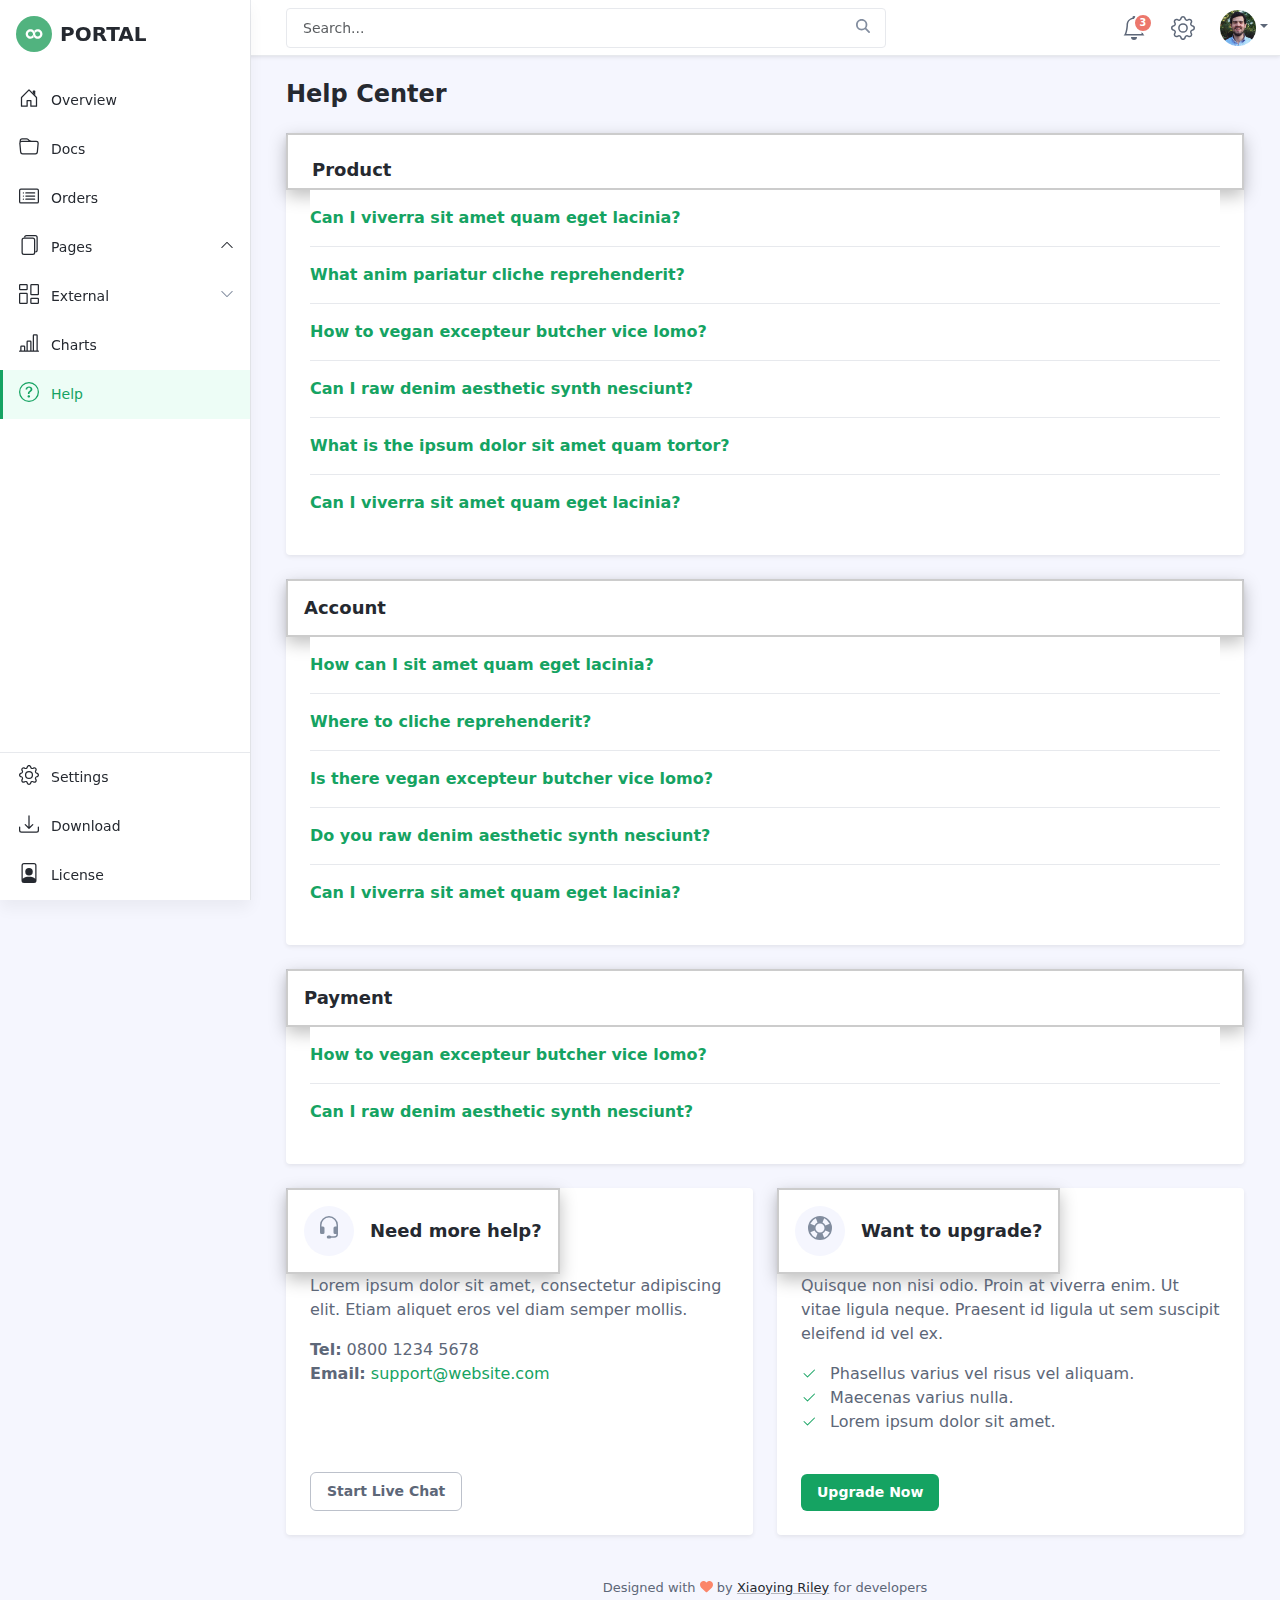
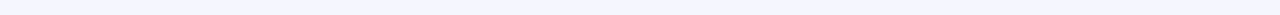
<file: help.html>
<!DOCTYPE html>
<html lang="en">

<head>
	<title>AVISENA</title>

	<!-- Meta -->
	<meta charset="utf-8">
	<meta http-equiv="X-UA-Compatible" content="IE=edge">
	<meta name="viewport" content="width=device-width, initial-scale=1.0">

	<meta name="description" content="Portal - Bootstrap 5 Admin Dashboard Template For Developers">
	<meta name="author" content="Xiaoying Riley at 3rd Wave Media">
	<link rel="shortcut icon" href="favicon.ico">

	<!-- FontAwesome JS-->
	<script defer src="assets/plugins/fontawesome/js/all.min.js"></script>

	<!-- App CSS -->
	<link id="theme-style" rel="stylesheet" href="assets/css/portal.css">

</head>

<body class="app">
	<header class="app-header fixed-top">
		<div class="app-header-inner">
			<div class="container-fluid py-2">
				<div class="app-header-content">
					<div class="row justify-content-between align-items-center">

						<div class="col-auto">
							<a id="sidepanel-toggler" class="sidepanel-toggler d-inline-block d-xl-none" href="#">
								<svg xmlns="http://www.w3.org/2000/svg" width="30" height="30" viewBox="0 0 30 30"
									role="img">
									<title>Menu</title>
									<path stroke="currentColor" stroke-linecap="round" stroke-miterlimit="10"
										stroke-width="2" d="M4 7h22M4 15h22M4 23h22"></path>
								</svg>
							</a>
						</div><!--//col-->
						<div class="search-mobile-trigger d-sm-none col">
							<i class="search-mobile-trigger-icon fa-solid fa-magnifying-glass"></i>
						</div><!--//col-->
						<div class="app-search-box col">
							<form class="app-search-form">
								<input type="text" placeholder="Search..." name="search"
									class="form-control search-input">
								<button type="submit" class="btn search-btn btn-primary" value="Search"><i
										class="fa-solid fa-magnifying-glass"></i></button>
							</form>
						</div><!--//app-search-box-->

						<div class="app-utilities col-auto">
							<div class="app-utility-item app-notifications-dropdown dropdown">
								<a class="dropdown-toggle no-toggle-arrow" id="notifications-dropdown-toggle"
									data-bs-toggle="dropdown" href="#" role="button" aria-expanded="false"
									title="Notifications">
									<!--//Bootstrap Icons: https://icons.getbootstrap.com/ -->
									<svg width="1em" height="1em" viewBox="0 0 16 16" class="bi bi-bell icon"
										fill="currentColor" xmlns="http://www.w3.org/2000/svg">
										<path d="M8 16a2 2 0 0 0 2-2H6a2 2 0 0 0 2 2z" />
										<path fill-rule="evenodd"
											d="M8 1.918l-.797.161A4.002 4.002 0 0 0 4 6c0 .628-.134 2.197-.459 3.742-.16.767-.376 1.566-.663 2.258h10.244c-.287-.692-.502-1.49-.663-2.258C12.134 8.197 12 6.628 12 6a4.002 4.002 0 0 0-3.203-3.92L8 1.917zM14.22 12c.223.447.481.801.78 1H1c.299-.199.557-.553.78-1C2.68 10.2 3 6.88 3 6c0-2.42 1.72-4.44 4.005-4.901a1 1 0 1 1 1.99 0A5.002 5.002 0 0 1 13 6c0 .88.32 4.2 1.22 6z" />
									</svg>
									<span class="icon-badge">3</span>
								</a><!--//dropdown-toggle-->

								<div class="dropdown-menu p-0" aria-labelledby="notifications-dropdown-toggle">
									<div class="dropdown-menu-header p-3">
										<h5 class="dropdown-menu-title mb-0">Notifications</h5>
									</div><!--//dropdown-menu-title-->
									<div class="dropdown-menu-content">
										<div class="item p-3">
											<div class="row gx-2 justify-content-between align-items-center">
												<div class="col-auto">
													<img class="profile-image"
														src="assets/images/profiles/profile-1.png" alt="">
												</div><!--//col-->
												<div class="col">
													<div class="info">
														<div class="desc">Amy shared a file with you. Lorem ipsum dolor
															sit amet, consectetur adipiscing elit. </div>
														<div class="meta"> 2 hrs ago</div>
													</div>
												</div><!--//col-->
											</div><!--//row-->
											<a class="link-mask" href="notifications.html"></a>
										</div><!--//item-->
										<div class="item p-3">
											<div class="row gx-2 justify-content-between align-items-center">
												<div class="col-auto">
													<div class="app-icon-holder">
														<svg width="1em" height="1em" viewBox="0 0 16 16"
															class="bi bi-receipt" fill="currentColor"
															xmlns="http://www.w3.org/2000/svg">
															<path fill-rule="evenodd"
																d="M1.92.506a.5.5 0 0 1 .434.14L3 1.293l.646-.647a.5.5 0 0 1 .708 0L5 1.293l.646-.647a.5.5 0 0 1 .708 0L7 1.293l.646-.647a.5.5 0 0 1 .708 0L9 1.293l.646-.647a.5.5 0 0 1 .708 0l.646.647.646-.647a.5.5 0 0 1 .708 0l.646.647.646-.647a.5.5 0 0 1 .801.13l.5 1A.5.5 0 0 1 15 2v12a.5.5 0 0 1-.053.224l-.5 1a.5.5 0 0 1-.8.13L13 14.707l-.646.647a.5.5 0 0 1-.708 0L11 14.707l-.646.647a.5.5 0 0 1-.708 0L9 14.707l-.646.647a.5.5 0 0 1-.708 0L7 14.707l-.646.647a.5.5 0 0 1-.708 0L5 14.707l-.646.647a.5.5 0 0 1-.708 0L3 14.707l-.646.647a.5.5 0 0 1-.801-.13l-.5-1A.5.5 0 0 1 1 14V2a.5.5 0 0 1 .053-.224l.5-1a.5.5 0 0 1 .367-.27zm.217 1.338L2 2.118v11.764l.137.274.51-.51a.5.5 0 0 1 .707 0l.646.647.646-.646a.5.5 0 0 1 .708 0l.646.646.646-.646a.5.5 0 0 1 .708 0l.646.646.646-.646a.5.5 0 0 1 .708 0l.646.646.646-.646a.5.5 0 0 1 .708 0l.646.646.646-.646a.5.5 0 0 1 .708 0l.509.509.137-.274V2.118l-.137-.274-.51.51a.5.5 0 0 1-.707 0L12 1.707l-.646.647a.5.5 0 0 1-.708 0L10 1.707l-.646.647a.5.5 0 0 1-.708 0L8 1.707l-.646.647a.5.5 0 0 1-.708 0L6 1.707l-.646.647a.5.5 0 0 1-.708 0L4 1.707l-.646.647a.5.5 0 0 1-.708 0l-.509-.51z" />
															<path fill-rule="evenodd"
																d="M3 4.5a.5.5 0 0 1 .5-.5h6a.5.5 0 1 1 0 1h-6a.5.5 0 0 1-.5-.5zm0 2a.5.5 0 0 1 .5-.5h6a.5.5 0 1 1 0 1h-6a.5.5 0 0 1-.5-.5zm0 2a.5.5 0 0 1 .5-.5h6a.5.5 0 1 1 0 1h-6a.5.5 0 0 1-.5-.5zm0 2a.5.5 0 0 1 .5-.5h6a.5.5 0 0 1 0 1h-6a.5.5 0 0 1-.5-.5zm8-6a.5.5 0 0 1 .5-.5h1a.5.5 0 0 1 0 1h-1a.5.5 0 0 1-.5-.5zm0 2a.5.5 0 0 1 .5-.5h1a.5.5 0 0 1 0 1h-1a.5.5 0 0 1-.5-.5zm0 2a.5.5 0 0 1 .5-.5h1a.5.5 0 0 1 0 1h-1a.5.5 0 0 1-.5-.5zm0 2a.5.5 0 0 1 .5-.5h1a.5.5 0 0 1 0 1h-1a.5.5 0 0 1-.5-.5z" />
														</svg>
													</div>
												</div><!--//col-->
												<div class="col">
													<div class="info">
														<div class="desc">You have a new invoice. Proin venenatis
															interdum est.</div>
														<div class="meta"> 1 day ago</div>
													</div>
												</div><!--//col-->
											</div><!--//row-->
											<a class="link-mask" href="notifications.html"></a>
										</div><!--//item-->
										<div class="item p-3">
											<div class="row gx-2 justify-content-between align-items-center">
												<div class="col-auto">
													<div class="app-icon-holder icon-holder-mono">
														<svg width="1em" height="1em" viewBox="0 0 16 16"
															class="bi bi-bar-chart-line" fill="currentColor"
															xmlns="http://www.w3.org/2000/svg">
															<path fill-rule="evenodd"
																d="M11 2a1 1 0 0 1 1-1h2a1 1 0 0 1 1 1v12h.5a.5.5 0 0 1 0 1H.5a.5.5 0 0 1 0-1H1v-3a1 1 0 0 1 1-1h2a1 1 0 0 1 1 1v3h1V7a1 1 0 0 1 1-1h2a1 1 0 0 1 1 1v7h1V2zm1 12h2V2h-2v12zm-3 0V7H7v7h2zm-5 0v-3H2v3h2z" />
														</svg>
													</div>
												</div><!--//col-->
												<div class="col">
													<div class="info">
														<div class="desc">Your report is ready. Proin venenatis interdum
															est.</div>
														<div class="meta"> 3 days ago</div>
													</div>
												</div><!--//col-->
											</div><!--//row-->
											<a class="link-mask" href="notifications.html"></a>
										</div><!--//item-->
										<div class="item p-3">
											<div class="row gx-2 justify-content-between align-items-center">
												<div class="col-auto">
													<img class="profile-image"
														src="assets/images/profiles/profile-2.png" alt="">
												</div><!--//col-->
												<div class="col">
													<div class="info">
														<div class="desc">James sent you a new message.</div>
														<div class="meta"> 7 days ago</div>
													</div>
												</div><!--//col-->
											</div><!--//row-->
											<a class="link-mask" href="#"></a>
										</div><!--//item-->
									</div><!--//dropdown-menu-content-->

									<div class="dropdown-menu-footer p-2 text-center">
										<a href="notifications.html">View all</a>
									</div>

								</div><!--//dropdown-menu-->
							</div><!--//app-utility-item-->
							<div class="app-utility-item">
								<a href="settings.html" title="Settings">
									<!--//Bootstrap Icons: https://icons.getbootstrap.com/ -->
									<svg width="1em" height="1em" viewBox="0 0 16 16" class="bi bi-gear icon"
										fill="currentColor" xmlns="http://www.w3.org/2000/svg">
										<path fill-rule="evenodd"
											d="M8.837 1.626c-.246-.835-1.428-.835-1.674 0l-.094.319A1.873 1.873 0 0 1 4.377 3.06l-.292-.16c-.764-.415-1.6.42-1.184 1.185l.159.292a1.873 1.873 0 0 1-1.115 2.692l-.319.094c-.835.246-.835 1.428 0 1.674l.319.094a1.873 1.873 0 0 1 1.115 2.693l-.16.291c-.415.764.42 1.6 1.185 1.184l.292-.159a1.873 1.873 0 0 1 2.692 1.116l.094.318c.246.835 1.428.835 1.674 0l.094-.319a1.873 1.873 0 0 1 2.693-1.115l.291.16c.764.415 1.6-.42 1.184-1.185l-.159-.291a1.873 1.873 0 0 1 1.116-2.693l.318-.094c.835-.246.835-1.428 0-1.674l-.319-.094a1.873 1.873 0 0 1-1.115-2.692l.16-.292c.415-.764-.42-1.6-1.185-1.184l-.291.159A1.873 1.873 0 0 1 8.93 1.945l-.094-.319zm-2.633-.283c.527-1.79 3.065-1.79 3.592 0l.094.319a.873.873 0 0 0 1.255.52l.292-.16c1.64-.892 3.434.901 2.54 2.541l-.159.292a.873.873 0 0 0 .52 1.255l.319.094c1.79.527 1.79 3.065 0 3.592l-.319.094a.873.873 0 0 0-.52 1.255l.16.292c.893 1.64-.902 3.434-2.541 2.54l-.292-.159a.873.873 0 0 0-1.255.52l-.094.319c-.527 1.79-3.065 1.79-3.592 0l-.094-.319a.873.873 0 0 0-1.255-.52l-.292.16c-1.64.893-3.433-.902-2.54-2.541l.159-.292a.873.873 0 0 0-.52-1.255l-.319-.094c-1.79-.527-1.79-3.065 0-3.592l.319-.094a.873.873 0 0 0 .52-1.255l-.16-.292c-.892-1.64.902-3.433 2.541-2.54l.292.159a.873.873 0 0 0 1.255-.52l.094-.319z" />
										<path fill-rule="evenodd"
											d="M8 5.754a2.246 2.246 0 1 0 0 4.492 2.246 2.246 0 0 0 0-4.492zM4.754 8a3.246 3.246 0 1 1 6.492 0 3.246 3.246 0 0 1-6.492 0z" />
									</svg>
								</a>
							</div><!--//app-utility-item-->

							<div class="app-utility-item app-user-dropdown dropdown">
								<a class="dropdown-toggle" id="user-dropdown-toggle" data-bs-toggle="dropdown" href="#"
									role="button" aria-expanded="false"><img src="assets/images/user.png"
										alt="user profile"></a>
								<ul class="dropdown-menu" aria-labelledby="user-dropdown-toggle">
									<li><a class="dropdown-item" href="account.html">Account</a></li>
									<li><a class="dropdown-item" href="settings.html">Settings</a></li>
									<li>
										<hr class="dropdown-divider">
									</li>
									<li><a class="dropdown-item" href="index.html">Log Out</a></li>
								</ul>
							</div><!--//app-user-dropdown-->
						</div><!--//app-utilities-->
					</div><!--//row-->
				</div><!--//app-header-content-->
			</div><!--//container-fluid-->
		</div><!--//app-header-inner-->
		<div id="app-sidepanel" class="app-sidepanel sidepanel-hidden">
			<div id="sidepanel-drop" class="sidepanel-drop"></div>
			<div class="sidepanel-inner d-flex flex-column">
				<a href="#" id="sidepanel-close" class="sidepanel-close d-xl-none">&times;</a>
				<div class="app-branding">
					<a class="app-logo" href="dashboard.html"><img class="logo-icon me-2"
							src="assets/images/app-logo.svg" alt="logo"><span class="logo-text">PORTAL</span></a>

				</div><!--//app-branding-->
				<nav id="app-nav-main" class="app-nav app-nav-main flex-grow-1">
					<ul class="app-menu list-unstyled accordion" id="menu-accordion">
						<li class="nav-item">
							<!--//Bootstrap Icons: https://icons.getbootstrap.com/ -->
							<a class="nav-link" href="dashboard.html">
								<span class="nav-icon">
									<svg width="1em" height="1em" viewBox="0 0 16 16" class="bi bi-house-door"
										fill="currentColor" xmlns="http://www.w3.org/2000/svg">
										<path fill-rule="evenodd"
											d="M7.646 1.146a.5.5 0 0 1 .708 0l6 6a.5.5 0 0 1 .146.354v7a.5.5 0 0 1-.5.5H9.5a.5.5 0 0 1-.5-.5v-4H7v4a.5.5 0 0 1-.5.5H2a.5.5 0 0 1-.5-.5v-7a.5.5 0 0 1 .146-.354l6-6zM2.5 7.707V14H6v-4a.5.5 0 0 1 .5-.5h3a.5.5 0 0 1 .5.5v4h3.5V7.707L8 2.207l-5.5 5.5z" />
										<path fill-rule="evenodd"
											d="M13 2.5V6l-2-2V2.5a.5.5 0 0 1 .5-.5h1a.5.5 0 0 1 .5.5z" />
									</svg>
								</span>
								<span class="nav-link-text">Overview</span>
							</a><!--//nav-link-->
						</li><!--//nav-item-->
						<li class="nav-item">
							<!--//Bootstrap Icons: https://icons.getbootstrap.com/ -->
							<a class="nav-link" href="docs.html">
								<span class="nav-icon">
									<svg width="1em" height="1em" viewBox="0 0 16 16" class="bi bi-folder"
										fill="currentColor" xmlns="http://www.w3.org/2000/svg">
										<path
											d="M9.828 4a3 3 0 0 1-2.12-.879l-.83-.828A1 1 0 0 0 6.173 2H2.5a1 1 0 0 0-1 .981L1.546 4h-1L.5 3a2 2 0 0 1 2-2h3.672a2 2 0 0 1 1.414.586l.828.828A2 2 0 0 0 9.828 3v1z" />
										<path fill-rule="evenodd"
											d="M13.81 4H2.19a1 1 0 0 0-.996 1.09l.637 7a1 1 0 0 0 .995.91h10.348a1 1 0 0 0 .995-.91l.637-7A1 1 0 0 0 13.81 4zM2.19 3A2 2 0 0 0 .198 5.181l.637 7A2 2 0 0 0 2.826 14h10.348a2 2 0 0 0 1.991-1.819l.637-7A2 2 0 0 0 13.81 3H2.19z" />
									</svg>
								</span>
								<span class="nav-link-text">Docs</span>
							</a><!--//nav-link-->
						</li><!--//nav-item-->
						<li class="nav-item">
							<!--//Bootstrap Icons: https://icons.getbootstrap.com/ -->
							<a class="nav-link" href="orders.html">
								<span class="nav-icon">
									<svg width="1em" height="1em" viewBox="0 0 16 16" class="bi bi-card-list"
										fill="currentColor" xmlns="http://www.w3.org/2000/svg">
										<path fill-rule="evenodd"
											d="M14.5 3h-13a.5.5 0 0 0-.5.5v9a.5.5 0 0 0 .5.5h13a.5.5 0 0 0 .5-.5v-9a.5.5 0 0 0-.5-.5zm-13-1A1.5 1.5 0 0 0 0 3.5v9A1.5 1.5 0 0 0 1.5 14h13a1.5 1.5 0 0 0 1.5-1.5v-9A1.5 1.5 0 0 0 14.5 2h-13z" />
										<path fill-rule="evenodd"
											d="M5 8a.5.5 0 0 1 .5-.5h7a.5.5 0 0 1 0 1h-7A.5.5 0 0 1 5 8zm0-2.5a.5.5 0 0 1 .5-.5h7a.5.5 0 0 1 0 1h-7a.5.5 0 0 1-.5-.5zm0 5a.5.5 0 0 1 .5-.5h7a.5.5 0 0 1 0 1h-7a.5.5 0 0 1-.5-.5z" />
										<circle cx="3.5" cy="5.5" r=".5" />
										<circle cx="3.5" cy="8" r=".5" />
										<circle cx="3.5" cy="10.5" r=".5" />
									</svg>
								</span>
								<span class="nav-link-text">Orders</span>
							</a><!--//nav-link-->
						</li><!--//nav-item-->
						<li class="nav-item has-submenu">
							<!--//Bootstrap Icons: https://icons.getbootstrap.com/ -->
							<a class="nav-link submenu-toggle" href="#" data-bs-toggle="collapse"
								data-bs-target="#submenu-1" aria-expanded="true" aria-controls="submenu-1">
								<span class="nav-icon">
									<!--//Bootstrap Icons: https://icons.getbootstrap.com/ -->
									<svg width="1em" height="1em" viewBox="0 0 16 16" class="bi bi-files"
										fill="currentColor" xmlns="http://www.w3.org/2000/svg">
										<path fill-rule="evenodd"
											d="M4 2h7a2 2 0 0 1 2 2v10a2 2 0 0 1-2 2H4a2 2 0 0 1-2-2V4a2 2 0 0 1 2-2zm0 1a1 1 0 0 0-1 1v10a1 1 0 0 0 1 1h7a1 1 0 0 0 1-1V4a1 1 0 0 0-1-1H4z" />
										<path
											d="M6 0h7a2 2 0 0 1 2 2v10a2 2 0 0 1-2 2v-1a1 1 0 0 0 1-1V2a1 1 0 0 0-1-1H6a1 1 0 0 0-1 1H4a2 2 0 0 1 2-2z" />
									</svg>
								</span>
								<span class="nav-link-text">Pages</span>
								<span class="submenu-arrow">
									<svg width="1em" height="1em" viewBox="0 0 16 16" class="bi bi-chevron-down"
										fill="currentColor" xmlns="http://www.w3.org/2000/svg">
										<path fill-rule="evenodd"
											d="M1.646 4.646a.5.5 0 0 1 .708 0L8 10.293l5.646-5.647a.5.5 0 0 1 .708.708l-6 6a.5.5 0 0 1-.708 0l-6-6a.5.5 0 0 1 0-.708z" />
									</svg>
								</span><!--//submenu-arrow-->
							</a><!--//nav-link-->
							<div id="submenu-1" class="collapse submenu submenu-1" data-bs-parent="#menu-accordion">
								<ul class="submenu-list list-unstyled">
									<li class="submenu-item"><a class="submenu-link"
											href="notifications.html">Notifications</a></li>
									<li class="submenu-item"><a class="submenu-link" href="account.html">Account</a>
									</li>
									<li class="submenu-item"><a class="submenu-link" href="settings.html">Settings</a>
									</li>

								</ul>
							</div>
						</li><!--//nav-item-->
						<li class="nav-item has-submenu">
							<!--//Bootstrap Icons: https://icons.getbootstrap.com/ -->
							<a class="nav-link submenu-toggle" href="#" data-bs-toggle="collapse"
								data-bs-target="#submenu-2" aria-expanded="false" aria-controls="submenu-2">
								<span class="nav-icon">
									<!--//Bootstrap Icons: https://icons.getbootstrap.com/ -->
									<svg width="1em" height="1em" viewBox="0 0 16 16" class="bi bi-columns-gap"
										fill="currentColor" xmlns="http://www.w3.org/2000/svg">
										<path fill-rule="evenodd"
											d="M6 1H1v3h5V1zM1 0a1 1 0 0 0-1 1v3a1 1 0 0 0 1 1h5a1 1 0 0 0 1-1V1a1 1 0 0 0-1-1H1zm14 12h-5v3h5v-3zm-5-1a1 1 0 0 0-1 1v3a1 1 0 0 0 1 1h5a1 1 0 0 0 1-1v-3a1 1 0 0 0-1-1h-5zM6 8H1v7h5V8zM1 7a1 1 0 0 0-1 1v7a1 1 0 0 0 1 1h5a1 1 0 0 0 1-1V8a1 1 0 0 0-1-1H1zm14-6h-5v7h5V1zm-5-1a1 1 0 0 0-1 1v7a1 1 0 0 0 1 1h5a1 1 0 0 0 1-1V1a1 1 0 0 0-1-1h-5z" />
									</svg>
								</span>
								<span class="nav-link-text">External</span>
								<span class="submenu-arrow">
									<svg width="1em" height="1em" viewBox="0 0 16 16" class="bi bi-chevron-down"
										fill="currentColor" xmlns="http://www.w3.org/2000/svg">
										<path fill-rule="evenodd"
											d="M1.646 4.646a.5.5 0 0 1 .708 0L8 10.293l5.646-5.647a.5.5 0 0 1 .708.708l-6 6a.5.5 0 0 1-.708 0l-6-6a.5.5 0 0 1 0-.708z" />
									</svg>
								</span><!--//submenu-arrow-->
							</a><!--//nav-link-->
							<div id="submenu-2" class="collapse submenu submenu-2" data-bs-parent="#menu-accordion">
								<ul class="submenu-list list-unstyled">
									<li class="submenu-item"><a class="submenu-link" href="index.html">Login</a></li>
									<li class="submenu-item"><a class="submenu-link" href="signup.html">Signup</a></li>
									<li class="submenu-item"><a class="submenu-link" href="reset-password.html">Reset
											password</a></li>
									<li class="submenu-item"><a class="submenu-link" href="404.html">404 page</a></li>
								</ul>
							</div>
						</li><!--//nav-item-->

						<li class="nav-item">
							<!--//Bootstrap Icons: https://icons.getbootstrap.com/ -->
							<a class="nav-link" href="charts.html">
								<span class="nav-icon">
									<svg width="1em" height="1em" viewBox="0 0 16 16" class="bi bi-bar-chart-line"
										fill="currentColor" xmlns="http://www.w3.org/2000/svg">
										<path fill-rule="evenodd"
											d="M11 2a1 1 0 0 1 1-1h2a1 1 0 0 1 1 1v12h.5a.5.5 0 0 1 0 1H.5a.5.5 0 0 1 0-1H1v-3a1 1 0 0 1 1-1h2a1 1 0 0 1 1 1v3h1V7a1 1 0 0 1 1-1h2a1 1 0 0 1 1 1v7h1V2zm1 12h2V2h-2v12zm-3 0V7H7v7h2zm-5 0v-3H2v3h2z" />
									</svg>
								</span>
								<span class="nav-link-text">Charts</span>
							</a><!--//nav-link-->
						</li><!--//nav-item-->
						<li class="nav-item">
							<!--//Bootstrap Icons: https://icons.getbootstrap.com/ -->
							<a class="nav-link active" href="help.html">
								<span class="nav-icon">
									<svg width="1em" height="1em" viewBox="0 0 16 16" class="bi bi-question-circle"
										fill="currentColor" xmlns="http://www.w3.org/2000/svg">
										<path fill-rule="evenodd"
											d="M8 15A7 7 0 1 0 8 1a7 7 0 0 0 0 14zm0 1A8 8 0 1 0 8 0a8 8 0 0 0 0 16z" />
										<path
											d="M5.255 5.786a.237.237 0 0 0 .241.247h.825c.138 0 .248-.113.266-.25.09-.656.54-1.134 1.342-1.134.686 0 1.314.343 1.314 1.168 0 .635-.374.927-.965 1.371-.673.489-1.206 1.06-1.168 1.987l.003.217a.25.25 0 0 0 .25.246h.811a.25.25 0 0 0 .25-.25v-.105c0-.718.273-.927 1.01-1.486.609-.463 1.244-.977 1.244-2.056 0-1.511-1.276-2.241-2.673-2.241-1.267 0-2.655.59-2.75 2.286zm1.557 5.763c0 .533.425.927 1.01.927.609 0 1.028-.394 1.028-.927 0-.552-.42-.94-1.029-.94-.584 0-1.009.388-1.009.94z" />
									</svg>
								</span>
								<span class="nav-link-text">Help</span>
							</a><!--//nav-link-->
						</li><!--//nav-item-->
					</ul><!--//app-menu-->
				</nav><!--//app-nav-->
				<div class="app-sidepanel-footer">
					<nav class="app-nav app-nav-footer">
						<ul class="app-menu footer-menu list-unstyled">
							<li class="nav-item">
								<!--//Bootstrap Icons: https://icons.getbootstrap.com/ -->
								<a class="nav-link" href="settings.html">
									<span class="nav-icon">
										<svg width="1em" height="1em" viewBox="0 0 16 16" class="bi bi-gear"
											fill="currentColor" xmlns="http://www.w3.org/2000/svg">
											<path fill-rule="evenodd"
												d="M8.837 1.626c-.246-.835-1.428-.835-1.674 0l-.094.319A1.873 1.873 0 0 1 4.377 3.06l-.292-.16c-.764-.415-1.6.42-1.184 1.185l.159.292a1.873 1.873 0 0 1-1.115 2.692l-.319.094c-.835.246-.835 1.428 0 1.674l.319.094a1.873 1.873 0 0 1 1.115 2.693l-.16.291c-.415.764.42 1.6 1.185 1.184l.292-.159a1.873 1.873 0 0 1 2.692 1.116l.094.318c.246.835 1.428.835 1.674 0l.094-.319a1.873 1.873 0 0 1 2.693-1.115l.291.16c.764.415 1.6-.42 1.184-1.185l-.159-.291a1.873 1.873 0 0 1 1.116-2.693l.318-.094c.835-.246.835-1.428 0-1.674l-.319-.094a1.873 1.873 0 0 1-1.115-2.692l.16-.292c.415-.764-.42-1.6-1.185-1.184l-.291.159A1.873 1.873 0 0 1 8.93 1.945l-.094-.319zm-2.633-.283c.527-1.79 3.065-1.79 3.592 0l.094.319a.873.873 0 0 0 1.255.52l.292-.16c1.64-.892 3.434.901 2.54 2.541l-.159.292a.873.873 0 0 0 .52 1.255l.319.094c1.79.527 1.79 3.065 0 3.592l-.319.094a.873.873 0 0 0-.52 1.255l.16.292c.893 1.64-.902 3.434-2.541 2.54l-.292-.159a.873.873 0 0 0-1.255.52l-.094.319c-.527 1.79-3.065 1.79-3.592 0l-.094-.319a.873.873 0 0 0-1.255-.52l-.292.16c-1.64.893-3.433-.902-2.54-2.541l.159-.292a.873.873 0 0 0-.52-1.255l-.319-.094c-1.79-.527-1.79-3.065 0-3.592l.319-.094a.873.873 0 0 0 .52-1.255l-.16-.292c-.892-1.64.902-3.433 2.541-2.54l.292.159a.873.873 0 0 0 1.255-.52l.094-.319z" />
											<path fill-rule="evenodd"
												d="M8 5.754a2.246 2.246 0 1 0 0 4.492 2.246 2.246 0 0 0 0-4.492zM4.754 8a3.246 3.246 0 1 1 6.492 0 3.246 3.246 0 0 1-6.492 0z" />
										</svg>
									</span>
									<span class="nav-link-text">Settings</span>
								</a><!--//nav-link-->
							</li><!--//nav-item-->
							<li class="nav-item">
								<!--//Bootstrap Icons: https://icons.getbootstrap.com/ -->
								<a class="nav-link"
									href="https://themes.3rdwavemedia.com/bootstrap-templates/admin-dashboard/portal-free-bootstrap-admin-dashboard-template-for-developers/">
									<span class="nav-icon">
										<svg width="1em" height="1em" viewBox="0 0 16 16" class="bi bi-download"
											fill="currentColor" xmlns="http://www.w3.org/2000/svg">
											<path fill-rule="evenodd"
												d="M.5 9.9a.5.5 0 0 1 .5.5v2.5a1 1 0 0 0 1 1h12a1 1 0 0 0 1-1v-2.5a.5.5 0 0 1 1 0v2.5a2 2 0 0 1-2 2H2a2 2 0 0 1-2-2v-2.5a.5.5 0 0 1 .5-.5z" />
											<path fill-rule="evenodd"
												d="M7.646 11.854a.5.5 0 0 0 .708 0l3-3a.5.5 0 0 0-.708-.708L8.5 10.293V1.5a.5.5 0 0 0-1 0v8.793L5.354 8.146a.5.5 0 1 0-.708.708l3 3z" />
										</svg>
									</span>
									<span class="nav-link-text">Download</span>
								</a><!--//nav-link-->
							</li><!--//nav-item-->
							<li class="nav-item">
								<!--//Bootstrap Icons: https://icons.getbootstrap.com/ -->
								<a class="nav-link"
									href="https://themes.3rdwavemedia.com/bootstrap-templates/admin-dashboard/portal-free-bootstrap-admin-dashboard-template-for-developers/">
									<span class="nav-icon">
										<svg width="1em" height="1em" viewBox="0 0 16 16" class="bi bi-file-person"
											fill="currentColor" xmlns="http://www.w3.org/2000/svg">
											<path fill-rule="evenodd"
												d="M12 1H4a1 1 0 0 0-1 1v10.755S4 11 8 11s5 1.755 5 1.755V2a1 1 0 0 0-1-1zM4 0a2 2 0 0 0-2 2v12a2 2 0 0 0 2 2h8a2 2 0 0 0 2-2V2a2 2 0 0 0-2-2H4z" />
											<path fill-rule="evenodd" d="M8 10a3 3 0 1 0 0-6 3 3 0 0 0 0 6z" />
										</svg>
									</span>
									<span class="nav-link-text">License</span>
								</a><!--//nav-link-->
							</li><!--//nav-item-->
						</ul><!--//footer-menu-->
					</nav>
				</div><!--//app-sidepanel-footer-->
			</div><!--//sidepanel-inner-->
		</div><!--//app-sidepanel-->
	</header><!--//app-header-->

	<div class="app-wrapper">

		<div class="app-content pt-3 p-md-3 p-lg-4">
			<div class="container-xl">

				<h1 class="app-page-title">Help Center</h1>
				<div class="app-card app-card-accordion shadow-sm mb-4">
					<div class="app-card-header p-4 pb-2  border-0">
						<h4 class="app-card-title">Product</h4>
					</div><!--//app-card-header-->
					<div class="app-card-body p-4 pt-0">
						<div id="faq1-accordion" class="faq1-accordion faq-accordion accordion">

							<div class="accordion-item">
								<h2 class="accordion-header" id="faq1-heading-1">
									<button class="accordion-button btn btn-link" type="button"
										data-bs-toggle="collapse" data-bs-target="#faq1-1" aria-expanded="false"
										aria-controls="faq1-1">
										Can I viverra sit amet quam eget lacinia?
									</button>
								</h2>
								<div id="faq1-1" class="accordion-collapse collapse border-0"
									aria-labelledby="faq1-heading-1">
									<div class="accordion-body text-start p4">
										Anim pariatur cliche reprehenderit, enim eiusmod high life
										accusamus terry richardson ad squid. 3 wolf moon officia
										aute, non cupidatat skateboard dolor brunch. Food truck
										quinoa nesciunt laborum eiusmod. Brunch 3 wolf moon tempor,
										sunt aliqua put a bird on it squid single-origin coffee
										nulla assumenda shoreditch et. Nihil anim keffiyeh
										helvetica, craft beer labore wes anderson cred nesciunt
										sapiente ea proident. Ad vegan excepteur butcher vice lomo.
										Leggings occaecat craft beer farm-to-table, raw denim
										aesthetic synth nesciunt you probably haven't heard of them
										accusamus labore sustainable VHS.
									</div>
								</div>
							</div><!--//accordion-item-->

							<div class="accordion-item">
								<h2 class="accordion-header" id="faq1-heading-2">
									<button class="accordion-button btn btn-link" type="button"
										data-bs-toggle="collapse" data-bs-target="#faq1-2" aria-expanded="false"
										aria-controls="faq1-2">
										What anim pariatur cliche reprehenderit?
									</button>
								</h2>
								<div id="faq1-2" class="accordion-collapse collapse border-0"
									aria-labelledby="faq1-heading-2">
									<div class="accordion-body text-start p4">
										Anim pariatur cliche reprehenderit, enim eiusmod high life
										accusamus terry richardson ad squid. 3 wolf moon officia
										aute, non cupidatat skateboard dolor brunch. Food truck
										quinoa nesciunt laborum eiusmod. Brunch 3 wolf moon tempor,
										sunt aliqua put a bird on it squid single-origin coffee
										nulla assumenda shoreditch et. Nihil anim keffiyeh
										helvetica, craft beer labore wes anderson cred nesciunt
										sapiente ea proident. Ad vegan excepteur butcher vice lomo.
										Leggings occaecat craft beer farm-to-table, raw denim
										aesthetic synth nesciunt you probably haven't heard of them
										accusamus labore sustainable VHS.
									</div>
								</div>
							</div><!--//accordion-item-->


							<div class="accordion-item">
								<h2 class="accordion-header" id="faq1-heading-3">
									<button class="accordion-button btn btn-link" type="button"
										data-bs-toggle="collapse" data-bs-target="#faq1-3" aria-expanded="false"
										aria-controls="faq1-3">
										How to vegan excepteur butcher vice lomo?
									</button>
								</h2>
								<div id="faq1-3" class="accordion-collapse collapse border-0"
									aria-labelledby="faq1-heading-3">
									<div class="accordion-body text-start p4">
										Anim pariatur cliche reprehenderit, enim eiusmod high life
										accusamus terry richardson ad squid. 3 wolf moon officia
										aute, non cupidatat skateboard dolor brunch. Food truck
										quinoa nesciunt laborum eiusmod. Brunch 3 wolf moon tempor,
										sunt aliqua put a bird on it squid single-origin coffee
										nulla assumenda shoreditch et. Nihil anim keffiyeh
										helvetica, craft beer labore wes anderson cred nesciunt
										sapiente ea proident. Ad vegan excepteur butcher vice lomo.
										Leggings occaecat craft beer farm-to-table, raw denim
										aesthetic synth nesciunt you probably haven't heard of them
										accusamus labore sustainable VHS.
									</div>
								</div>
							</div><!--//accordion-item-->

							<div class="accordion-item">
								<h2 class="accordion-header" id="faq1-heading-4">
									<button class="accordion-button btn btn-link" type="button"
										data-bs-toggle="collapse" data-bs-target="#faq1-4" aria-expanded="false"
										aria-controls="faq1-4">
										Can I raw denim aesthetic synth nesciunt?
									</button>
								</h2>
								<div id="faq1-4" class="accordion-collapse collapse border-0"
									aria-labelledby="faq1-heading-4">
									<div class="accordion-body text-start p4">
										Anim pariatur cliche reprehenderit, enim eiusmod high life
										accusamus terry richardson ad squid. 3 wolf moon officia
										aute, non cupidatat skateboard dolor brunch. Food truck
										quinoa nesciunt laborum eiusmod. Brunch 3 wolf moon tempor,
										sunt aliqua put a bird on it squid single-origin coffee
										nulla assumenda shoreditch et. Nihil anim keffiyeh
										helvetica, craft beer labore wes anderson cred nesciunt
										sapiente ea proident. Ad vegan excepteur butcher vice lomo.
										Leggings occaecat craft beer farm-to-table, raw denim
										aesthetic synth nesciunt you probably haven't heard of them
										accusamus labore sustainable VHS.
									</div>
								</div>
							</div><!--//accordion-item-->

							<div class="accordion-item">
								<h2 class="accordion-header" id="faq1-heading-5">
									<button class="accordion-button btn btn-link" type="button"
										data-bs-toggle="collapse" data-bs-target="#faq1-5" aria-expanded="false"
										aria-controls="faq1-5">
										What is the ipsum dolor sit amet quam tortor?
									</button>
								</h2>
								<div id="faq1-5" class="accordion-collapse collapse border-0"
									aria-labelledby="faq1-heading-5">
									<div class="accordion-body text-start p4">
										Anim pariatur cliche reprehenderit, enim eiusmod high life
										accusamus terry richardson ad squid. 3 wolf moon officia
										aute, non cupidatat skateboard dolor brunch. Food truck
										quinoa nesciunt laborum eiusmod. Brunch 3 wolf moon tempor,
										sunt aliqua put a bird on it squid single-origin coffee
										nulla assumenda shoreditch et. Nihil anim keffiyeh
										helvetica, craft beer labore wes anderson cred nesciunt
										sapiente ea proident. Ad vegan excepteur butcher vice lomo.
										Leggings occaecat craft beer farm-to-table, raw denim
										aesthetic synth nesciunt you probably haven't heard of them
										accusamus labore sustainable VHS.
									</div>
								</div>
							</div><!--//accordion-item-->

							<div class="accordion-item">
								<h2 class="accordion-header" id="faq1-heading-6">
									<button class="accordion-button btn btn-link" type="button"
										data-bs-toggle="collapse" data-bs-target="#faq1-6" aria-expanded="false"
										aria-controls="faq1-6">
										Can I viverra sit amet quam eget lacinia?
									</button>
								</h2>
								<div id="faq1-6" class="accordion-collapse collapse border-0"
									aria-labelledby="faq1-heading-6">
									<div class="accordion-body text-start p4">
										Anim pariatur cliche reprehenderit, enim eiusmod high life
										accusamus terry richardson ad squid. 3 wolf moon officia
										aute, non cupidatat skateboard dolor brunch. Food truck
										quinoa nesciunt laborum eiusmod. Brunch 3 wolf moon tempor,
										sunt aliqua put a bird on it squid single-origin coffee
										nulla assumenda shoreditch et. Nihil anim keffiyeh
										helvetica, craft beer labore wes anderson cred nesciunt
										sapiente ea proident. Ad vegan excepteur butcher vice lomo.
										Leggings occaecat craft beer farm-to-table, raw denim
										aesthetic synth nesciunt you probably haven't heard of them
										accusamus labore sustainable VHS.
									</div>
								</div>
							</div><!--//accordion-item-->

						</div><!--//faq1-accordion-->
					</div><!--//app-card-body-->
				</div><!--//app-card-->
				<div class="app-card app-card-accordion shadow-sm mb-4">
					<div class="app-card-header p-3">
						<h4 class="app-card-title">Account</h4>
					</div><!--//app-card-header-->
					<div class="app-card-body p-4 pt-0">
						<div id="faq2-accordion" class="faq2-accordion faq-accordion accordion">
							<div class="accordion-item">
								<h2 class="accordion-header" id="faq2-heading-1">
									<button class="accordion-button btn btn-link" type="button"
										data-bs-toggle="collapse" data-bs-target="#faq2-1" aria-expanded="false"
										aria-controls="faq2-1">
										How can I sit amet quam eget lacinia?
									</button>
								</h2>
								<div id="faq2-1" class="accordion-collapse collapse border-0"
									aria-labelledby="faq2-heading-1">
									<div class="accordion-body text-start p4">
										Anim pariatur cliche reprehenderit, enim eiusmod high life
										accusamus terry richardson ad squid. 3 wolf moon officia
										aute, non cupidatat skateboard dolor brunch. Food truck
										quinoa nesciunt laborum eiusmod. Brunch 3 wolf moon tempor,
										sunt aliqua put a bird on it squid single-origin coffee
										nulla assumenda shoreditch et. Nihil anim keffiyeh
										helvetica, craft beer labore wes anderson cred nesciunt
										sapiente ea proident. Ad vegan excepteur butcher vice lomo.
										Leggings occaecat craft beer farm-to-table, raw denim
										aesthetic synth nesciunt you probably haven't heard of them
										accusamus labore sustainable VHS.
									</div>
								</div>
							</div><!--//accordion-item-->

							<div class="accordion-item">
								<h2 class="accordion-header" id="faq2-heading-2">
									<button class="accordion-button btn btn-link" type="button"
										data-bs-toggle="collapse" data-bs-target="#faq2-2" aria-expanded="false"
										aria-controls="faq2-2">
										Where to cliche reprehenderit?
									</button>
								</h2>
								<div id="faq2-2" class="accordion-collapse collapse border-0"
									aria-labelledby="faq2-heading-2">
									<div class="accordion-body text-start p4">
										Anim pariatur cliche reprehenderit, enim eiusmod high life
										accusamus terry richardson ad squid. 3 wolf moon officia
										aute, non cupidatat skateboard dolor brunch. Food truck
										quinoa nesciunt laborum eiusmod. Brunch 3 wolf moon tempor,
										sunt aliqua put a bird on it squid single-origin coffee
										nulla assumenda shoreditch et. Nihil anim keffiyeh
										helvetica, craft beer labore wes anderson cred nesciunt
										sapiente ea proident. Ad vegan excepteur butcher vice lomo.
										Leggings occaecat craft beer farm-to-table, raw denim
										aesthetic synth nesciunt you probably haven't heard of them
										accusamus labore sustainable VHS.
									</div>
								</div>
							</div><!--//accordion-item-->


							<div class="accordion-item">
								<h2 class="accordion-header" id="faq2-heading-3">
									<button class="accordion-button btn btn-link" type="button"
										data-bs-toggle="collapse" data-bs-target="#faq2-3" aria-expanded="false"
										aria-controls="faq2-3">
										Is there vegan excepteur butcher vice lomo?
									</button>
								</h2>
								<div id="faq2-3" class="accordion-collapse collapse border-0"
									aria-labelledby="faq2-heading-3">
									<div class="accordion-body text-start p4">
										Anim pariatur cliche reprehenderit, enim eiusmod high life
										accusamus terry richardson ad squid. 3 wolf moon officia
										aute, non cupidatat skateboard dolor brunch. Food truck
										quinoa nesciunt laborum eiusmod. Brunch 3 wolf moon tempor,
										sunt aliqua put a bird on it squid single-origin coffee
										nulla assumenda shoreditch et. Nihil anim keffiyeh
										helvetica, craft beer labore wes anderson cred nesciunt
										sapiente ea proident. Ad vegan excepteur butcher vice lomo.
										Leggings occaecat craft beer farm-to-table, raw denim
										aesthetic synth nesciunt you probably haven't heard of them
										accusamus labore sustainable VHS.
									</div>
								</div>
							</div><!--//accordion-item-->

							<div class="accordion-item">
								<h2 class="accordion-header" id="faq2-heading-4">
									<button class="accordion-button btn btn-link" type="button"
										data-bs-toggle="collapse" data-bs-target="#faq2-4" aria-expanded="false"
										aria-controls="faq2-4">
										Do you raw denim aesthetic synth nesciunt?
									</button>
								</h2>
								<div id="faq2-4" class="accordion-collapse collapse border-0"
									aria-labelledby="faq2-heading-4">
									<div class="accordion-body text-start p4">
										Anim pariatur cliche reprehenderit, enim eiusmod high life
										accusamus terry richardson ad squid. 3 wolf moon officia
										aute, non cupidatat skateboard dolor brunch. Food truck
										quinoa nesciunt laborum eiusmod. Brunch 3 wolf moon tempor,
										sunt aliqua put a bird on it squid single-origin coffee
										nulla assumenda shoreditch et. Nihil anim keffiyeh
										helvetica, craft beer labore wes anderson cred nesciunt
										sapiente ea proident. Ad vegan excepteur butcher vice lomo.
										Leggings occaecat craft beer farm-to-table, raw denim
										aesthetic synth nesciunt you probably haven't heard of them
										accusamus labore sustainable VHS.
									</div>
								</div>
							</div><!--//accordion-item-->

							<div class="accordion-item">
								<h2 class="accordion-header" id="faq2-heading-5">
									<button class="accordion-button btn btn-link" type="button"
										data-bs-toggle="collapse" data-bs-target="#faq2-5" aria-expanded="false"
										aria-controls="faq5">
										Can I viverra sit amet quam eget lacinia?
									</button>
								</h2>
								<div id="faq2-5" class="accordion-collapse collapse border-0"
									aria-labelledby="faq2-heading-5">
									<div class="accordion-body text-start p4">
										Anim pariatur cliche reprehenderit, enim eiusmod high life
										accusamus terry richardson ad squid. 3 wolf moon officia
										aute, non cupidatat skateboard dolor brunch. Food truck
										quinoa nesciunt laborum eiusmod. Brunch 3 wolf moon tempor,
										sunt aliqua put a bird on it squid single-origin coffee
										nulla assumenda shoreditch et. Nihil anim keffiyeh
										helvetica, craft beer labore wes anderson cred nesciunt
										sapiente ea proident. Ad vegan excepteur butcher vice lomo.
										Leggings occaecat craft beer farm-to-table, raw denim
										aesthetic synth nesciunt you probably haven't heard of them
										accusamus labore sustainable VHS.
									</div>
								</div>
							</div><!--//accordion-item-->

						</div><!--//faq2-accordion-->
					</div><!--//app-card-body-->
				</div><!--//app-card-->
				<div class="app-card app-card-accordion shadow-sm mb-4">
					<div class="app-card-header p-3">
						<h4 class="app-card-title">Payment</h4>
					</div><!--//app-card-header-->
					<div class="app-card-body p-4 pt-0">
						<div id="faq3-accordion" class="faq3-accordion faq-accordion accordion">
							<div class="accordion-item">
								<h2 class="accordion-header" id="faq3-heading-1">
									<button class="accordion-button btn btn-link" type="button"
										data-bs-toggle="collapse" data-bs-target="#faq3-1" aria-expanded="false"
										aria-controls="faq3-1">
										How to vegan excepteur butcher vice lomo?
									</button>
								</h2>
								<div id="faq3-1" class="accordion-collapse collapse border-0"
									aria-labelledby="faq3-heading-1">
									<div class="accordion-body text-start p4">
										Anim pariatur cliche reprehenderit, enim eiusmod high life
										accusamus terry richardson ad squid. 3 wolf moon officia
										aute, non cupidatat skateboard dolor brunch. Food truck
										quinoa nesciunt laborum eiusmod. Brunch 3 wolf moon tempor,
										sunt aliqua put a bird on it squid single-origin coffee
										nulla assumenda shoreditch et. Nihil anim keffiyeh
										helvetica, craft beer labore wes anderson cred nesciunt
										sapiente ea proident. Ad vegan excepteur butcher vice lomo.
										Leggings occaecat craft beer farm-to-table, raw denim
										aesthetic synth nesciunt you probably haven't heard of them
										accusamus labore sustainable VHS.
									</div>
								</div>
							</div><!--//accordion-item-->

							<div class="accordion-item">
								<h2 class="accordion-header" id="faq3-heading-2">
									<button class="accordion-button btn btn-link" type="button"
										data-bs-toggle="collapse" data-bs-target="#faq3-2" aria-expanded="false"
										aria-controls="faq3-2">
										Can I raw denim aesthetic synth nesciunt?
									</button>
								</h2>
								<div id="faq3-2" class="accordion-collapse collapse border-0"
									aria-labelledby="faq3-heading-2">
									<div class="accordion-body text-start p4">
										Anim pariatur cliche reprehenderit, enim eiusmod high life
										accusamus terry richardson ad squid. 3 wolf moon officia
										aute, non cupidatat skateboard dolor brunch. Food truck
										quinoa nesciunt laborum eiusmod. Brunch 3 wolf moon tempor,
										sunt aliqua put a bird on it squid single-origin coffee
										nulla assumenda shoreditch et. Nihil anim keffiyeh
										helvetica, craft beer labore wes anderson cred nesciunt
										sapiente ea proident. Ad vegan excepteur butcher vice lomo.
										Leggings occaecat craft beer farm-to-table, raw denim
										aesthetic synth nesciunt you probably haven't heard of them
										accusamus labore sustainable VHS.
									</div>
								</div>
							</div><!--//accordion-item-->

						</div><!--//faq3-accordion-->
					</div><!--//app-card-body-->
				</div><!--//app-card-->

				<div class="row g-4">
					<div class="col-12 col-md-6">
						<div class="app-card app-card-basic d-flex flex-column align-items-start shadow-sm">
							<div class="app-card-header p-3 border-bottom-0">
								<div class="row align-items-center gx-3">
									<div class="col-auto">
										<div class="app-icon-holder icon-holder-mono">
											<svg width="1em" height="1em" viewBox="0 0 16 16" class="bi bi-headset"
												fill="currentColor" xmlns="http://www.w3.org/2000/svg">
												<path fill-rule="evenodd"
													d="M8 1a5 5 0 0 0-5 5v4.5H2V6a6 6 0 1 1 12 0v4.5h-1V6a5 5 0 0 0-5-5z" />
												<path
													d="M11 8a1 1 0 0 1 1-1h2v4a1 1 0 0 1-1 1h-1a1 1 0 0 1-1-1V8zM5 8a1 1 0 0 0-1-1H2v4a1 1 0 0 0 1 1h1a1 1 0 0 0 1-1V8z" />
												<path fill-rule="evenodd"
													d="M13.5 8.5a.5.5 0 0 1 .5.5v3a2.5 2.5 0 0 1-2.5 2.5H8a.5.5 0 0 1 0-1h3.5A1.5 1.5 0 0 0 13 12V9a.5.5 0 0 1 .5-.5z" />
												<path d="M6.5 14a1 1 0 0 1 1-1h1a1 1 0 1 1 0 2h-1a1 1 0 0 1-1-1z" />
											</svg>
										</div><!--//icon-holder-->

									</div><!--//col-->
									<div class="col-auto">
										<h4 class="app-card-title">Need more help?</h4>
									</div><!--//col-->
								</div><!--//row-->
							</div><!--//app-card-header-->
							<div class="app-card-body px-4">

								<div class="intro mb-3">Lorem ipsum dolor sit amet, consectetur adipiscing elit. Etiam
									aliquet eros vel diam semper mollis.</div>
								<ul class="list-unstyled">
									<li><strong>Tel:</strong> 0800 1234 5678</li>
									<li><strong>Email:</strong> <a href="#">support@website.com</a></li>
								</ul>
							</div><!--//app-card-body-->
							<div class="app-card-footer p-4 mt-auto">
								<a class="btn app-btn-secondary" href="#">Start Live Chat</a>
							</div><!--//app-card-footer-->
						</div><!--//app-card-->
					</div><!--//col-->
					<div class="col-12 col-md-6">
						<div class="app-card app-card-basic d-flex flex-column align-items-start shadow-sm">
							<div class="app-card-header p-3 border-bottom-0">
								<div class="row align-items-center gx-3">
									<div class="col-auto">
										<div class="app-icon-holder icon-holder-mono">
											<svg width="1em" height="1em" viewBox="0 0 16 16"
												class="bi bi-life-preserver" fill="currentColor"
												xmlns="http://www.w3.org/2000/svg">
												<path fill-rule="evenodd"
													d="M14.43 10.772l-2.788-1.115a4.015 4.015 0 0 1-1.985 1.985l1.115 2.788a7.025 7.025 0 0 0 3.658-3.658zM5.228 14.43l1.115-2.788a4.015 4.015 0 0 1-1.985-1.985L1.57 10.772a7.025 7.025 0 0 0 3.658 3.658zm9.202-9.202a7.025 7.025 0 0 0-3.658-3.658L9.657 4.358a4.015 4.015 0 0 1 1.985 1.985l2.788-1.115zm-8.087-.87L5.228 1.57A7.025 7.025 0 0 0 1.57 5.228l2.788 1.115a4.015 4.015 0 0 1 1.985-1.985zM8 16A8 8 0 1 0 8 0a8 8 0 0 0 0 16zm0-5a3 3 0 1 0 0-6 3 3 0 0 0 0 6z" />
											</svg>
										</div><!--//icon-holder-->

									</div><!--//col-->
									<div class="col-auto">
										<h4 class="app-card-title">Want to upgrade?</h4>
									</div><!--//col-->
								</div><!--//row-->
							</div><!--//app-card-header-->
							<div class="app-card-body px-4">

								<div class="intro mb-3">Quisque non nisi odio. Proin at viverra enim. Ut vitae ligula
									neque. Praesent id ligula ut sem suscipit eleifend id vel ex.</div>
								<ul class="list-unstyled">
									<li>
										<svg width="1em" height="1em" viewBox="0 0 16 16"
											class="bi bi-check2 text-primary me-2" fill="currentColor"
											xmlns="http://www.w3.org/2000/svg">
											<path fill-rule="evenodd"
												d="M13.854 3.646a.5.5 0 0 1 0 .708l-7 7a.5.5 0 0 1-.708 0l-3.5-3.5a.5.5 0 1 1 .708-.708L6.5 10.293l6.646-6.647a.5.5 0 0 1 .708 0z" />
										</svg>
										Phasellus varius vel risus vel aliquam.
									</li>
									<li>
										<svg width="1em" height="1em" viewBox="0 0 16 16"
											class="bi bi-check2 text-primary me-2" fill="currentColor"
											xmlns="http://www.w3.org/2000/svg">
											<path fill-rule="evenodd"
												d="M13.854 3.646a.5.5 0 0 1 0 .708l-7 7a.5.5 0 0 1-.708 0l-3.5-3.5a.5.5 0 1 1 .708-.708L6.5 10.293l6.646-6.647a.5.5 0 0 1 .708 0z" />
										</svg>
										Maecenas varius nulla.
									</li>
									<li>
										<svg width="1em" height="1em" viewBox="0 0 16 16"
											class="bi bi-check2 text-primary me-2" fill="currentColor"
											xmlns="http://www.w3.org/2000/svg">
											<path fill-rule="evenodd"
												d="M13.854 3.646a.5.5 0 0 1 0 .708l-7 7a.5.5 0 0 1-.708 0l-3.5-3.5a.5.5 0 1 1 .708-.708L6.5 10.293l6.646-6.647a.5.5 0 0 1 .708 0z" />
										</svg>
										Lorem ipsum dolor sit amet.
									</li>

								</ul>
							</div><!--//app-card-body-->
							<div class="app-card-footer p-4 mt-auto">
								<a class="btn app-btn-primary" href="#">Upgrade Now</a>
							</div><!--//app-card-footer-->
						</div><!--//app-card-->
					</div><!--//col-->
				</div><!--//row-->

			</div><!--//container-fluid-->
		</div><!--//app-content-->

		<footer class="app-footer">
			<div class="container text-center py-3">
				<!--/* This template is free as long as you keep the footer attribution link. If you'd like to use the template without the attribution link, you can buy the commercial license via our website: themes.3rdwavemedia.com Thank you for your support. :) */-->
				<small class="copyright">Designed with <span class="sr-only">love</span><i class="fas fa-heart"
						style="color: #fb866a;"></i> by <a class="app-link" href="http://themes.3rdwavemedia.com"
						target="_blank">Xiaoying Riley</a> for developers</small>

			</div>
		</footer><!--//app-footer-->

	</div><!--//app-wrapper-->


	<!-- Javascript -->
	<script src="assets/plugins/popper.min.js"></script>
	<script src="assets/plugins/bootstrap/js/bootstrap.min.js"></script>

	<!-- Page Specific JS -->
	<script src="assets/js/app.js"></script>

</body>

</html>
</file>
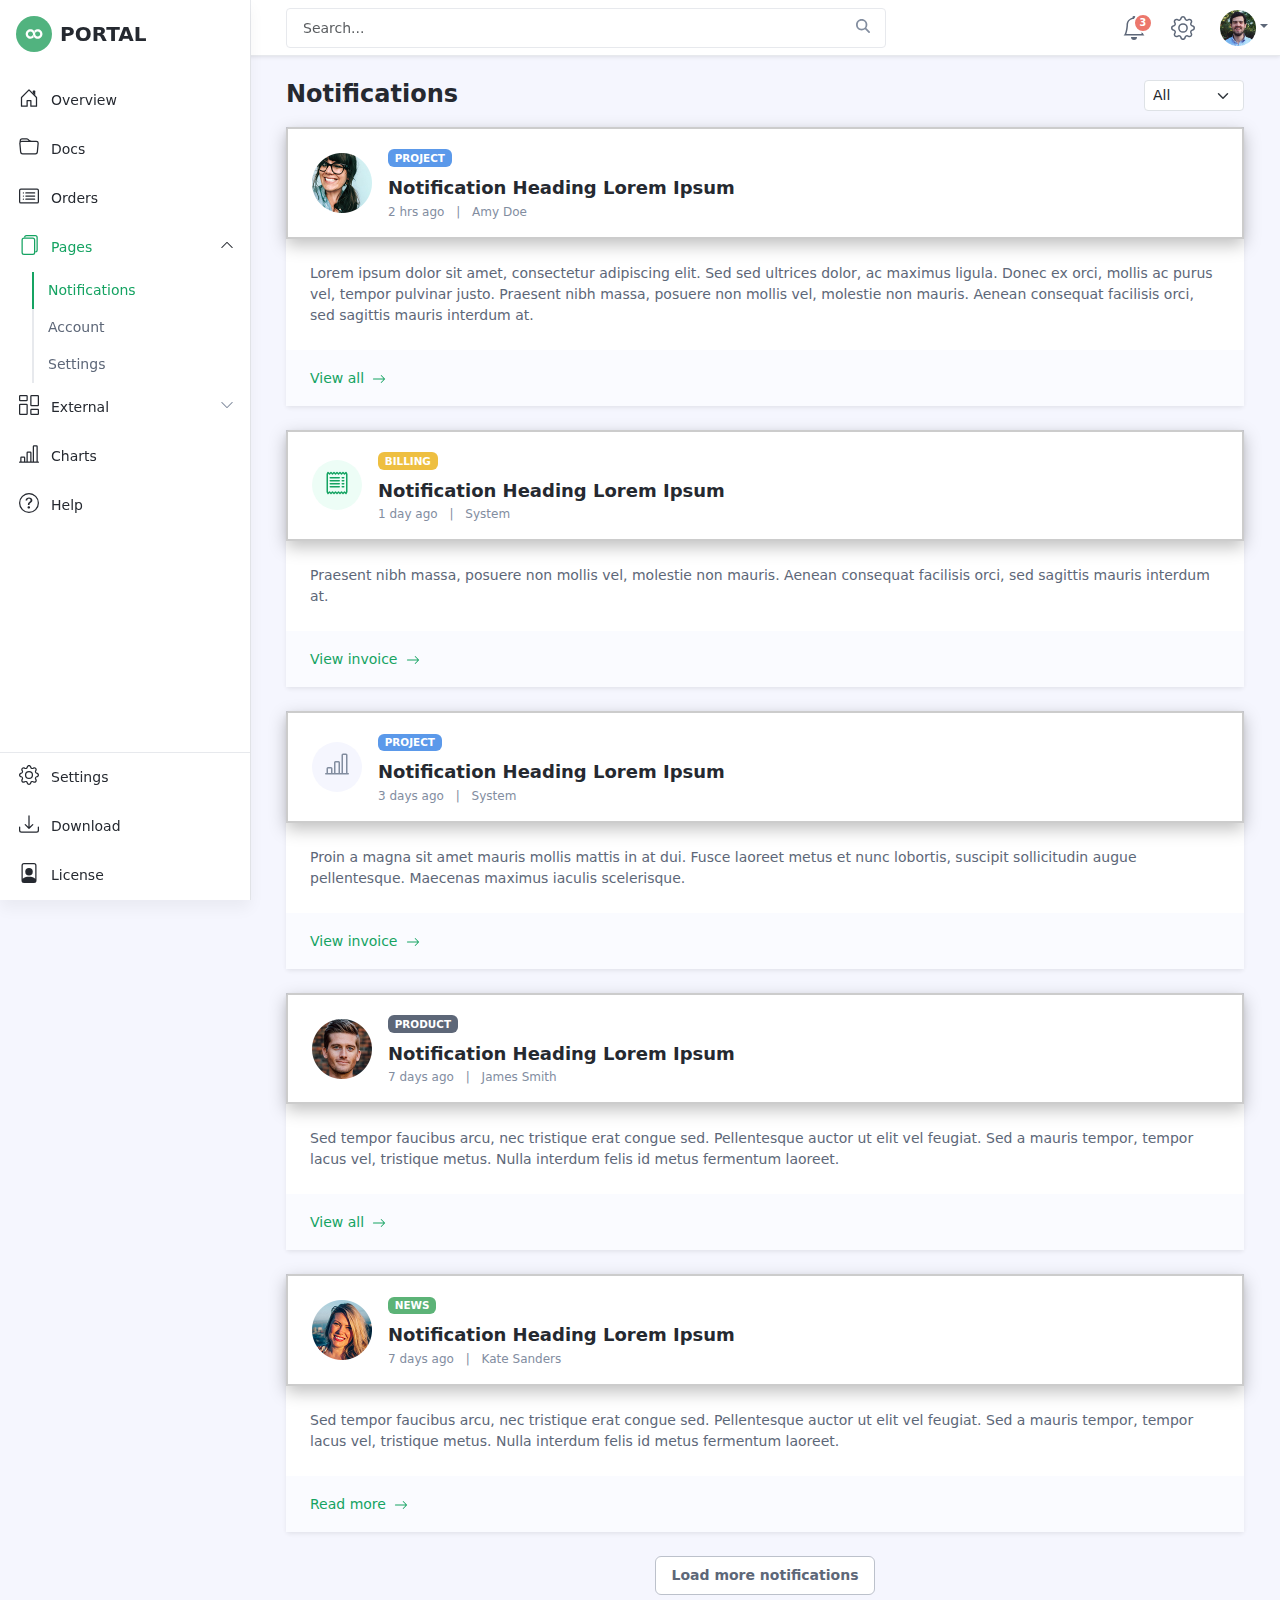
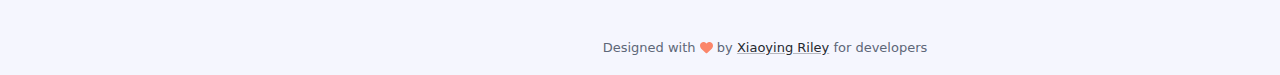
<file: notifications.html>
<!DOCTYPE html>
<html lang="en">

<head>
	<title>AVISENA</title>

	<!-- Meta -->
	<meta charset="utf-8">
	<meta http-equiv="X-UA-Compatible" content="IE=edge">
	<meta name="viewport" content="width=device-width, initial-scale=1.0">

	<meta name="description" content="Portal - Bootstrap 5 Admin Dashboard Template For Developers">
	<meta name="author" content="Xiaoying Riley at 3rd Wave Media">
	<link rel="shortcut icon" href="favicon.ico">

	<!-- FontAwesome JS-->
	<script defer src="assets/plugins/fontawesome/js/all.min.js"></script>

	<!-- App CSS -->
	<link id="theme-style" rel="stylesheet" href="assets/css/portal.css">

</head>

<body class="app">
	<header class="app-header fixed-top">
		<div class="app-header-inner">
			<div class="container-fluid py-2">
				<div class="app-header-content">
					<div class="row justify-content-between align-items-center">

						<div class="col-auto">
							<a id="sidepanel-toggler" class="sidepanel-toggler d-inline-block d-xl-none" href="#">
								<svg xmlns="http://www.w3.org/2000/svg" width="30" height="30" viewBox="0 0 30 30"
									role="img">
									<title>Menu</title>
									<path stroke="currentColor" stroke-linecap="round" stroke-miterlimit="10"
										stroke-width="2" d="M4 7h22M4 15h22M4 23h22"></path>
								</svg>
							</a>
						</div><!--//col-->
						<div class="search-mobile-trigger d-sm-none col">
							<i class="search-mobile-trigger-icon fa-solid fa-magnifying-glass"></i>
						</div><!--//col-->
						<div class="app-search-box col">
							<form class="app-search-form">
								<input type="text" placeholder="Search..." name="search"
									class="form-control search-input">
								<button type="submit" class="btn search-btn btn-primary" value="Search"><i
										class="fa-solid fa-magnifying-glass"></i></button>
							</form>
						</div><!--//app-search-box-->

						<div class="app-utilities col-auto">
							<div class="app-utility-item app-notifications-dropdown dropdown">
								<a class="dropdown-toggle no-toggle-arrow" id="notifications-dropdown-toggle"
									data-bs-toggle="dropdown" href="#" role="button" aria-expanded="false"
									title="Notifications">
									<!--//Bootstrap Icons: https://icons.getbootstrap.com/ -->
									<svg width="1em" height="1em" viewBox="0 0 16 16" class="bi bi-bell icon"
										fill="currentColor" xmlns="http://www.w3.org/2000/svg">
										<path d="M8 16a2 2 0 0 0 2-2H6a2 2 0 0 0 2 2z" />
										<path fill-rule="evenodd"
											d="M8 1.918l-.797.161A4.002 4.002 0 0 0 4 6c0 .628-.134 2.197-.459 3.742-.16.767-.376 1.566-.663 2.258h10.244c-.287-.692-.502-1.49-.663-2.258C12.134 8.197 12 6.628 12 6a4.002 4.002 0 0 0-3.203-3.92L8 1.917zM14.22 12c.223.447.481.801.78 1H1c.299-.199.557-.553.78-1C2.68 10.2 3 6.88 3 6c0-2.42 1.72-4.44 4.005-4.901a1 1 0 1 1 1.99 0A5.002 5.002 0 0 1 13 6c0 .88.32 4.2 1.22 6z" />
									</svg>
									<span class="icon-badge">3</span>
								</a><!--//dropdown-toggle-->

								<div class="dropdown-menu p-0" aria-labelledby="notifications-dropdown-toggle">
									<div class="dropdown-menu-header p-3">
										<h5 class="dropdown-menu-title mb-0">Notifications</h5>
									</div><!--//dropdown-menu-title-->
									<div class="dropdown-menu-content">
										<div class="item p-3">
											<div class="row gx-2 justify-content-between align-items-center">
												<div class="col-auto">
													<img class="profile-image"
														src="assets/images/profiles/profile-1.png" alt="">
												</div><!--//col-->
												<div class="col">
													<div class="info">
														<div class="desc">Amy shared a file with you. Lorem ipsum dolor
															sit amet, consectetur adipiscing elit. </div>
														<div class="meta"> 2 hrs ago</div>
													</div>
												</div><!--//col-->
											</div><!--//row-->
											<a class="link-mask" href="notifications.html"></a>
										</div><!--//item-->
										<div class="item p-3">
											<div class="row gx-2 justify-content-between align-items-center">
												<div class="col-auto">
													<div class="app-icon-holder">
														<svg width="1em" height="1em" viewBox="0 0 16 16"
															class="bi bi-receipt" fill="currentColor"
															xmlns="http://www.w3.org/2000/svg">
															<path fill-rule="evenodd"
																d="M1.92.506a.5.5 0 0 1 .434.14L3 1.293l.646-.647a.5.5 0 0 1 .708 0L5 1.293l.646-.647a.5.5 0 0 1 .708 0L7 1.293l.646-.647a.5.5 0 0 1 .708 0L9 1.293l.646-.647a.5.5 0 0 1 .708 0l.646.647.646-.647a.5.5 0 0 1 .708 0l.646.647.646-.647a.5.5 0 0 1 .801.13l.5 1A.5.5 0 0 1 15 2v12a.5.5 0 0 1-.053.224l-.5 1a.5.5 0 0 1-.8.13L13 14.707l-.646.647a.5.5 0 0 1-.708 0L11 14.707l-.646.647a.5.5 0 0 1-.708 0L9 14.707l-.646.647a.5.5 0 0 1-.708 0L7 14.707l-.646.647a.5.5 0 0 1-.708 0L5 14.707l-.646.647a.5.5 0 0 1-.708 0L3 14.707l-.646.647a.5.5 0 0 1-.801-.13l-.5-1A.5.5 0 0 1 1 14V2a.5.5 0 0 1 .053-.224l.5-1a.5.5 0 0 1 .367-.27zm.217 1.338L2 2.118v11.764l.137.274.51-.51a.5.5 0 0 1 .707 0l.646.647.646-.646a.5.5 0 0 1 .708 0l.646.646.646-.646a.5.5 0 0 1 .708 0l.646.646.646-.646a.5.5 0 0 1 .708 0l.646.646.646-.646a.5.5 0 0 1 .708 0l.646.646.646-.646a.5.5 0 0 1 .708 0l.509.509.137-.274V2.118l-.137-.274-.51.51a.5.5 0 0 1-.707 0L12 1.707l-.646.647a.5.5 0 0 1-.708 0L10 1.707l-.646.647a.5.5 0 0 1-.708 0L8 1.707l-.646.647a.5.5 0 0 1-.708 0L6 1.707l-.646.647a.5.5 0 0 1-.708 0L4 1.707l-.646.647a.5.5 0 0 1-.708 0l-.509-.51z" />
															<path fill-rule="evenodd"
																d="M3 4.5a.5.5 0 0 1 .5-.5h6a.5.5 0 1 1 0 1h-6a.5.5 0 0 1-.5-.5zm0 2a.5.5 0 0 1 .5-.5h6a.5.5 0 1 1 0 1h-6a.5.5 0 0 1-.5-.5zm0 2a.5.5 0 0 1 .5-.5h6a.5.5 0 1 1 0 1h-6a.5.5 0 0 1-.5-.5zm0 2a.5.5 0 0 1 .5-.5h6a.5.5 0 0 1 0 1h-6a.5.5 0 0 1-.5-.5zm8-6a.5.5 0 0 1 .5-.5h1a.5.5 0 0 1 0 1h-1a.5.5 0 0 1-.5-.5zm0 2a.5.5 0 0 1 .5-.5h1a.5.5 0 0 1 0 1h-1a.5.5 0 0 1-.5-.5zm0 2a.5.5 0 0 1 .5-.5h1a.5.5 0 0 1 0 1h-1a.5.5 0 0 1-.5-.5zm0 2a.5.5 0 0 1 .5-.5h1a.5.5 0 0 1 0 1h-1a.5.5 0 0 1-.5-.5z" />
														</svg>
													</div>
												</div><!--//col-->
												<div class="col">
													<div class="info">
														<div class="desc">You have a new invoice. Proin venenatis
															interdum est.</div>
														<div class="meta"> 1 day ago</div>
													</div>
												</div><!--//col-->
											</div><!--//row-->
											<a class="link-mask" href="notifications.html"></a>
										</div><!--//item-->
										<div class="item p-3">
											<div class="row gx-2 justify-content-between align-items-center">
												<div class="col-auto">
													<div class="app-icon-holder icon-holder-mono">
														<svg width="1em" height="1em" viewBox="0 0 16 16"
															class="bi bi-bar-chart-line" fill="currentColor"
															xmlns="http://www.w3.org/2000/svg">
															<path fill-rule="evenodd"
																d="M11 2a1 1 0 0 1 1-1h2a1 1 0 0 1 1 1v12h.5a.5.5 0 0 1 0 1H.5a.5.5 0 0 1 0-1H1v-3a1 1 0 0 1 1-1h2a1 1 0 0 1 1 1v3h1V7a1 1 0 0 1 1-1h2a1 1 0 0 1 1 1v7h1V2zm1 12h2V2h-2v12zm-3 0V7H7v7h2zm-5 0v-3H2v3h2z" />
														</svg>
													</div>
												</div><!--//col-->
												<div class="col">
													<div class="info">
														<div class="desc">Your report is ready. Proin venenatis interdum
															est.</div>
														<div class="meta"> 3 days ago</div>
													</div>
												</div><!--//col-->
											</div><!--//row-->
											<a class="link-mask" href="notifications.html"></a>
										</div><!--//item-->
										<div class="item p-3">
											<div class="row gx-2 justify-content-between align-items-center">
												<div class="col-auto">
													<img class="profile-image"
														src="assets/images/profiles/profile-2.png" alt="">
												</div><!--//col-->
												<div class="col">
													<div class="info">
														<div class="desc">James sent you a new message.</div>
														<div class="meta"> 7 days ago</div>
													</div>
												</div><!--//col-->
											</div><!--//row-->
											<a class="link-mask" href="#"></a>
										</div><!--//item-->
									</div><!--//dropdown-menu-content-->

									<div class="dropdown-menu-footer p-2 text-center">
										<a href="notifications.html">View all</a>
									</div>

								</div><!--//dropdown-menu-->
							</div><!--//app-utility-item-->
							<div class="app-utility-item">
								<a href="settings.html" title="Settings">
									<!--//Bootstrap Icons: https://icons.getbootstrap.com/ -->
									<svg width="1em" height="1em" viewBox="0 0 16 16" class="bi bi-gear icon"
										fill="currentColor" xmlns="http://www.w3.org/2000/svg">
										<path fill-rule="evenodd"
											d="M8.837 1.626c-.246-.835-1.428-.835-1.674 0l-.094.319A1.873 1.873 0 0 1 4.377 3.06l-.292-.16c-.764-.415-1.6.42-1.184 1.185l.159.292a1.873 1.873 0 0 1-1.115 2.692l-.319.094c-.835.246-.835 1.428 0 1.674l.319.094a1.873 1.873 0 0 1 1.115 2.693l-.16.291c-.415.764.42 1.6 1.185 1.184l.292-.159a1.873 1.873 0 0 1 2.692 1.116l.094.318c.246.835 1.428.835 1.674 0l.094-.319a1.873 1.873 0 0 1 2.693-1.115l.291.16c.764.415 1.6-.42 1.184-1.185l-.159-.291a1.873 1.873 0 0 1 1.116-2.693l.318-.094c.835-.246.835-1.428 0-1.674l-.319-.094a1.873 1.873 0 0 1-1.115-2.692l.16-.292c.415-.764-.42-1.6-1.185-1.184l-.291.159A1.873 1.873 0 0 1 8.93 1.945l-.094-.319zm-2.633-.283c.527-1.79 3.065-1.79 3.592 0l.094.319a.873.873 0 0 0 1.255.52l.292-.16c1.64-.892 3.434.901 2.54 2.541l-.159.292a.873.873 0 0 0 .52 1.255l.319.094c1.79.527 1.79 3.065 0 3.592l-.319.094a.873.873 0 0 0-.52 1.255l.16.292c.893 1.64-.902 3.434-2.541 2.54l-.292-.159a.873.873 0 0 0-1.255.52l-.094.319c-.527 1.79-3.065 1.79-3.592 0l-.094-.319a.873.873 0 0 0-1.255-.52l-.292.16c-1.64.893-3.433-.902-2.54-2.541l.159-.292a.873.873 0 0 0-.52-1.255l-.319-.094c-1.79-.527-1.79-3.065 0-3.592l.319-.094a.873.873 0 0 0 .52-1.255l-.16-.292c-.892-1.64.902-3.433 2.541-2.54l.292.159a.873.873 0 0 0 1.255-.52l.094-.319z" />
										<path fill-rule="evenodd"
											d="M8 5.754a2.246 2.246 0 1 0 0 4.492 2.246 2.246 0 0 0 0-4.492zM4.754 8a3.246 3.246 0 1 1 6.492 0 3.246 3.246 0 0 1-6.492 0z" />
									</svg>
								</a>
							</div><!--//app-utility-item-->

							<div class="app-utility-item app-user-dropdown dropdown">
								<a class="dropdown-toggle" id="user-dropdown-toggle" data-bs-toggle="dropdown" href="#"
									role="button" aria-expanded="false"><img src="assets/images/user.png"
										alt="user profile"></a>
								<ul class="dropdown-menu" aria-labelledby="user-dropdown-toggle">
									<li><a class="dropdown-item" href="account.html">Account</a></li>
									<li><a class="dropdown-item" href="settings.html">Settings</a></li>
									<li>
										<hr class="dropdown-divider">
									</li>
									<li><a class="dropdown-item" href="index.html">Log Out</a></li>
								</ul>
							</div><!--//app-user-dropdown-->
						</div><!--//app-utilities-->
					</div><!--//row-->
				</div><!--//app-header-content-->
			</div><!--//container-fluid-->
		</div><!--//app-header-inner-->
		<div id="app-sidepanel" class="app-sidepanel sidepanel-hidden">
			<div id="sidepanel-drop" class="sidepanel-drop"></div>
			<div class="sidepanel-inner d-flex flex-column">
				<a href="#" id="sidepanel-close" class="sidepanel-close d-xl-none">&times;</a>
				<div class="app-branding">
					<a class="app-logo" href="dashboard.html"><img class="logo-icon me-2"
							src="assets/images/app-logo.svg" alt="logo"><span class="logo-text">PORTAL</span></a>

				</div><!--//app-branding-->
				<nav id="app-nav-main" class="app-nav app-nav-main flex-grow-1">
					<ul class="app-menu list-unstyled accordion" id="menu-accordion">
						<li class="nav-item">
							<!--//Bootstrap Icons: https://icons.getbootstrap.com/ -->
							<a class="nav-link" href="dashboard.html">
								<span class="nav-icon">
									<svg width="1em" height="1em" viewBox="0 0 16 16" class="bi bi-house-door"
										fill="currentColor" xmlns="http://www.w3.org/2000/svg">
										<path fill-rule="evenodd"
											d="M7.646 1.146a.5.5 0 0 1 .708 0l6 6a.5.5 0 0 1 .146.354v7a.5.5 0 0 1-.5.5H9.5a.5.5 0 0 1-.5-.5v-4H7v4a.5.5 0 0 1-.5.5H2a.5.5 0 0 1-.5-.5v-7a.5.5 0 0 1 .146-.354l6-6zM2.5 7.707V14H6v-4a.5.5 0 0 1 .5-.5h3a.5.5 0 0 1 .5.5v4h3.5V7.707L8 2.207l-5.5 5.5z" />
										<path fill-rule="evenodd"
											d="M13 2.5V6l-2-2V2.5a.5.5 0 0 1 .5-.5h1a.5.5 0 0 1 .5.5z" />
									</svg>
								</span>
								<span class="nav-link-text">Overview</span>
							</a><!--//nav-link-->
						</li><!--//nav-item-->
						<li class="nav-item">
							<!--//Bootstrap Icons: https://icons.getbootstrap.com/ -->
							<a class="nav-link" href="docs.html">
								<span class="nav-icon">
									<svg width="1em" height="1em" viewBox="0 0 16 16" class="bi bi-folder"
										fill="currentColor" xmlns="http://www.w3.org/2000/svg">
										<path
											d="M9.828 4a3 3 0 0 1-2.12-.879l-.83-.828A1 1 0 0 0 6.173 2H2.5a1 1 0 0 0-1 .981L1.546 4h-1L.5 3a2 2 0 0 1 2-2h3.672a2 2 0 0 1 1.414.586l.828.828A2 2 0 0 0 9.828 3v1z" />
										<path fill-rule="evenodd"
											d="M13.81 4H2.19a1 1 0 0 0-.996 1.09l.637 7a1 1 0 0 0 .995.91h10.348a1 1 0 0 0 .995-.91l.637-7A1 1 0 0 0 13.81 4zM2.19 3A2 2 0 0 0 .198 5.181l.637 7A2 2 0 0 0 2.826 14h10.348a2 2 0 0 0 1.991-1.819l.637-7A2 2 0 0 0 13.81 3H2.19z" />
									</svg>
								</span>
								<span class="nav-link-text">Docs</span>
							</a><!--//nav-link-->
						</li><!--//nav-item-->
						<li class="nav-item">
							<!--//Bootstrap Icons: https://icons.getbootstrap.com/ -->
							<a class="nav-link" href="orders.html">
								<span class="nav-icon">
									<svg width="1em" height="1em" viewBox="0 0 16 16" class="bi bi-card-list"
										fill="currentColor" xmlns="http://www.w3.org/2000/svg">
										<path fill-rule="evenodd"
											d="M14.5 3h-13a.5.5 0 0 0-.5.5v9a.5.5 0 0 0 .5.5h13a.5.5 0 0 0 .5-.5v-9a.5.5 0 0 0-.5-.5zm-13-1A1.5 1.5 0 0 0 0 3.5v9A1.5 1.5 0 0 0 1.5 14h13a1.5 1.5 0 0 0 1.5-1.5v-9A1.5 1.5 0 0 0 14.5 2h-13z" />
										<path fill-rule="evenodd"
											d="M5 8a.5.5 0 0 1 .5-.5h7a.5.5 0 0 1 0 1h-7A.5.5 0 0 1 5 8zm0-2.5a.5.5 0 0 1 .5-.5h7a.5.5 0 0 1 0 1h-7a.5.5 0 0 1-.5-.5zm0 5a.5.5 0 0 1 .5-.5h7a.5.5 0 0 1 0 1h-7a.5.5 0 0 1-.5-.5z" />
										<circle cx="3.5" cy="5.5" r=".5" />
										<circle cx="3.5" cy="8" r=".5" />
										<circle cx="3.5" cy="10.5" r=".5" />
									</svg>
								</span>
								<span class="nav-link-text">Orders</span>
							</a><!--//nav-link-->
						</li><!--//nav-item-->
						<li class="nav-item has-submenu">
							<!--//Bootstrap Icons: https://icons.getbootstrap.com/ -->
							<a class="nav-link submenu-toggle active" href="#" data-bs-toggle="collapse"
								data-bs-target="#submenu-1" aria-expanded="true" aria-controls="submenu-1">
								<span class="nav-icon">
									<!--//Bootstrap Icons: https://icons.getbootstrap.com/ -->
									<svg width="1em" height="1em" viewBox="0 0 16 16" class="bi bi-files"
										fill="currentColor" xmlns="http://www.w3.org/2000/svg">
										<path fill-rule="evenodd"
											d="M4 2h7a2 2 0 0 1 2 2v10a2 2 0 0 1-2 2H4a2 2 0 0 1-2-2V4a2 2 0 0 1 2-2zm0 1a1 1 0 0 0-1 1v10a1 1 0 0 0 1 1h7a1 1 0 0 0 1-1V4a1 1 0 0 0-1-1H4z" />
										<path
											d="M6 0h7a2 2 0 0 1 2 2v10a2 2 0 0 1-2 2v-1a1 1 0 0 0 1-1V2a1 1 0 0 0-1-1H6a1 1 0 0 0-1 1H4a2 2 0 0 1 2-2z" />
									</svg>
								</span>
								<span class="nav-link-text">Pages</span>
								<span class="submenu-arrow">
									<svg width="1em" height="1em" viewBox="0 0 16 16" class="bi bi-chevron-down"
										fill="currentColor" xmlns="http://www.w3.org/2000/svg">
										<path fill-rule="evenodd"
											d="M1.646 4.646a.5.5 0 0 1 .708 0L8 10.293l5.646-5.647a.5.5 0 0 1 .708.708l-6 6a.5.5 0 0 1-.708 0l-6-6a.5.5 0 0 1 0-.708z" />
									</svg>
								</span><!--//submenu-arrow-->
							</a><!--//nav-link-->
							<div id="submenu-1" class="collapse submenu submenu-1 show"
								data-bs-parent="#menu-accordion">
								<ul class="submenu-list list-unstyled">
									<li class="submenu-item"><a class="submenu-link active"
											href="notifications.html">Notifications</a></li>
									<li class="submenu-item"><a class="submenu-link" href="account.html">Account</a>
									</li>
									<li class="submenu-item"><a class="submenu-link" href="settings.html">Settings</a>
									</li>

								</ul>
							</div>
						</li><!--//nav-item-->
						<li class="nav-item has-submenu">
							<!--//Bootstrap Icons: https://icons.getbootstrap.com/ -->
							<a class="nav-link submenu-toggle" href="#" data-bs-toggle="collapse"
								data-bs-target="#submenu-2" aria-expanded="false" aria-controls="submenu-2">
								<span class="nav-icon">
									<!--//Bootstrap Icons: https://icons.getbootstrap.com/ -->
									<svg width="1em" height="1em" viewBox="0 0 16 16" class="bi bi-columns-gap"
										fill="currentColor" xmlns="http://www.w3.org/2000/svg">
										<path fill-rule="evenodd"
											d="M6 1H1v3h5V1zM1 0a1 1 0 0 0-1 1v3a1 1 0 0 0 1 1h5a1 1 0 0 0 1-1V1a1 1 0 0 0-1-1H1zm14 12h-5v3h5v-3zm-5-1a1 1 0 0 0-1 1v3a1 1 0 0 0 1 1h5a1 1 0 0 0 1-1v-3a1 1 0 0 0-1-1h-5zM6 8H1v7h5V8zM1 7a1 1 0 0 0-1 1v7a1 1 0 0 0 1 1h5a1 1 0 0 0 1-1V8a1 1 0 0 0-1-1H1zm14-6h-5v7h5V1zm-5-1a1 1 0 0 0-1 1v7a1 1 0 0 0 1 1h5a1 1 0 0 0 1-1V1a1 1 0 0 0-1-1h-5z" />
									</svg>
								</span>
								<span class="nav-link-text">External</span>
								<span class="submenu-arrow">
									<svg width="1em" height="1em" viewBox="0 0 16 16" class="bi bi-chevron-down"
										fill="currentColor" xmlns="http://www.w3.org/2000/svg">
										<path fill-rule="evenodd"
											d="M1.646 4.646a.5.5 0 0 1 .708 0L8 10.293l5.646-5.647a.5.5 0 0 1 .708.708l-6 6a.5.5 0 0 1-.708 0l-6-6a.5.5 0 0 1 0-.708z" />
									</svg>
								</span><!--//submenu-arrow-->
							</a><!--//nav-link-->
							<div id="submenu-2" class="collapse submenu submenu-2" data-bs-parent="#menu-accordion">
								<ul class="submenu-list list-unstyled">
									<li class="submenu-item"><a class="submenu-link" href="index.html">Login</a></li>
									<li class="submenu-item"><a class="submenu-link" href="signup.html">Signup</a></li>
									<li class="submenu-item"><a class="submenu-link" href="reset-password.html">Reset
											password</a></li>
									<li class="submenu-item"><a class="submenu-link" href="404.html">404 page</a></li>
								</ul>
							</div>
						</li><!--//nav-item-->

						<li class="nav-item">
							<!--//Bootstrap Icons: https://icons.getbootstrap.com/ -->
							<a class="nav-link" href="charts.html">
								<span class="nav-icon">
									<svg width="1em" height="1em" viewBox="0 0 16 16" class="bi bi-bar-chart-line"
										fill="currentColor" xmlns="http://www.w3.org/2000/svg">
										<path fill-rule="evenodd"
											d="M11 2a1 1 0 0 1 1-1h2a1 1 0 0 1 1 1v12h.5a.5.5 0 0 1 0 1H.5a.5.5 0 0 1 0-1H1v-3a1 1 0 0 1 1-1h2a1 1 0 0 1 1 1v3h1V7a1 1 0 0 1 1-1h2a1 1 0 0 1 1 1v7h1V2zm1 12h2V2h-2v12zm-3 0V7H7v7h2zm-5 0v-3H2v3h2z" />
									</svg>
								</span>
								<span class="nav-link-text">Charts</span>
							</a><!--//nav-link-->
						</li><!--//nav-item-->
						<li class="nav-item">
							<!--//Bootstrap Icons: https://icons.getbootstrap.com/ -->
							<a class="nav-link" href="help.html">
								<span class="nav-icon">
									<svg width="1em" height="1em" viewBox="0 0 16 16" class="bi bi-question-circle"
										fill="currentColor" xmlns="http://www.w3.org/2000/svg">
										<path fill-rule="evenodd"
											d="M8 15A7 7 0 1 0 8 1a7 7 0 0 0 0 14zm0 1A8 8 0 1 0 8 0a8 8 0 0 0 0 16z" />
										<path
											d="M5.255 5.786a.237.237 0 0 0 .241.247h.825c.138 0 .248-.113.266-.25.09-.656.54-1.134 1.342-1.134.686 0 1.314.343 1.314 1.168 0 .635-.374.927-.965 1.371-.673.489-1.206 1.06-1.168 1.987l.003.217a.25.25 0 0 0 .25.246h.811a.25.25 0 0 0 .25-.25v-.105c0-.718.273-.927 1.01-1.486.609-.463 1.244-.977 1.244-2.056 0-1.511-1.276-2.241-2.673-2.241-1.267 0-2.655.59-2.75 2.286zm1.557 5.763c0 .533.425.927 1.01.927.609 0 1.028-.394 1.028-.927 0-.552-.42-.94-1.029-.94-.584 0-1.009.388-1.009.94z" />
									</svg>
								</span>
								<span class="nav-link-text">Help</span>
							</a><!--//nav-link-->
						</li><!--//nav-item-->
					</ul><!--//app-menu-->
				</nav><!--//app-nav-->
				<div class="app-sidepanel-footer">
					<nav class="app-nav app-nav-footer">
						<ul class="app-menu footer-menu list-unstyled">
							<li class="nav-item">
								<!--//Bootstrap Icons: https://icons.getbootstrap.com/ -->
								<a class="nav-link" href="settings.html">
									<span class="nav-icon">
										<svg width="1em" height="1em" viewBox="0 0 16 16" class="bi bi-gear"
											fill="currentColor" xmlns="http://www.w3.org/2000/svg">
											<path fill-rule="evenodd"
												d="M8.837 1.626c-.246-.835-1.428-.835-1.674 0l-.094.319A1.873 1.873 0 0 1 4.377 3.06l-.292-.16c-.764-.415-1.6.42-1.184 1.185l.159.292a1.873 1.873 0 0 1-1.115 2.692l-.319.094c-.835.246-.835 1.428 0 1.674l.319.094a1.873 1.873 0 0 1 1.115 2.693l-.16.291c-.415.764.42 1.6 1.185 1.184l.292-.159a1.873 1.873 0 0 1 2.692 1.116l.094.318c.246.835 1.428.835 1.674 0l.094-.319a1.873 1.873 0 0 1 2.693-1.115l.291.16c.764.415 1.6-.42 1.184-1.185l-.159-.291a1.873 1.873 0 0 1 1.116-2.693l.318-.094c.835-.246.835-1.428 0-1.674l-.319-.094a1.873 1.873 0 0 1-1.115-2.692l.16-.292c.415-.764-.42-1.6-1.185-1.184l-.291.159A1.873 1.873 0 0 1 8.93 1.945l-.094-.319zm-2.633-.283c.527-1.79 3.065-1.79 3.592 0l.094.319a.873.873 0 0 0 1.255.52l.292-.16c1.64-.892 3.434.901 2.54 2.541l-.159.292a.873.873 0 0 0 .52 1.255l.319.094c1.79.527 1.79 3.065 0 3.592l-.319.094a.873.873 0 0 0-.52 1.255l.16.292c.893 1.64-.902 3.434-2.541 2.54l-.292-.159a.873.873 0 0 0-1.255.52l-.094.319c-.527 1.79-3.065 1.79-3.592 0l-.094-.319a.873.873 0 0 0-1.255-.52l-.292.16c-1.64.893-3.433-.902-2.54-2.541l.159-.292a.873.873 0 0 0-.52-1.255l-.319-.094c-1.79-.527-1.79-3.065 0-3.592l.319-.094a.873.873 0 0 0 .52-1.255l-.16-.292c-.892-1.64.902-3.433 2.541-2.54l.292.159a.873.873 0 0 0 1.255-.52l.094-.319z" />
											<path fill-rule="evenodd"
												d="M8 5.754a2.246 2.246 0 1 0 0 4.492 2.246 2.246 0 0 0 0-4.492zM4.754 8a3.246 3.246 0 1 1 6.492 0 3.246 3.246 0 0 1-6.492 0z" />
										</svg>
									</span>
									<span class="nav-link-text">Settings</span>
								</a><!--//nav-link-->
							</li><!--//nav-item-->
							<li class="nav-item">
								<!--//Bootstrap Icons: https://icons.getbootstrap.com/ -->
								<a class="nav-link"
									href="https://themes.3rdwavemedia.com/bootstrap-templates/admin-dashboard/portal-free-bootstrap-admin-dashboard-template-for-developers/">
									<span class="nav-icon">
										<svg width="1em" height="1em" viewBox="0 0 16 16" class="bi bi-download"
											fill="currentColor" xmlns="http://www.w3.org/2000/svg">
											<path fill-rule="evenodd"
												d="M.5 9.9a.5.5 0 0 1 .5.5v2.5a1 1 0 0 0 1 1h12a1 1 0 0 0 1-1v-2.5a.5.5 0 0 1 1 0v2.5a2 2 0 0 1-2 2H2a2 2 0 0 1-2-2v-2.5a.5.5 0 0 1 .5-.5z" />
											<path fill-rule="evenodd"
												d="M7.646 11.854a.5.5 0 0 0 .708 0l3-3a.5.5 0 0 0-.708-.708L8.5 10.293V1.5a.5.5 0 0 0-1 0v8.793L5.354 8.146a.5.5 0 1 0-.708.708l3 3z" />
										</svg>
									</span>
									<span class="nav-link-text">Download</span>
								</a><!--//nav-link-->
							</li><!--//nav-item-->
							<li class="nav-item">
								<!--//Bootstrap Icons: https://icons.getbootstrap.com/ -->
								<a class="nav-link"
									href="https://themes.3rdwavemedia.com/bootstrap-templates/admin-dashboard/portal-free-bootstrap-admin-dashboard-template-for-developers/">
									<span class="nav-icon">
										<svg width="1em" height="1em" viewBox="0 0 16 16" class="bi bi-file-person"
											fill="currentColor" xmlns="http://www.w3.org/2000/svg">
											<path fill-rule="evenodd"
												d="M12 1H4a1 1 0 0 0-1 1v10.755S4 11 8 11s5 1.755 5 1.755V2a1 1 0 0 0-1-1zM4 0a2 2 0 0 0-2 2v12a2 2 0 0 0 2 2h8a2 2 0 0 0 2-2V2a2 2 0 0 0-2-2H4z" />
											<path fill-rule="evenodd" d="M8 10a3 3 0 1 0 0-6 3 3 0 0 0 0 6z" />
										</svg>
									</span>
									<span class="nav-link-text">License</span>
								</a><!--//nav-link-->
							</li><!--//nav-item-->
						</ul><!--//footer-menu-->
					</nav>
				</div><!--//app-sidepanel-footer-->
			</div><!--//sidepanel-inner-->
		</div><!--//app-sidepanel-->
	</header><!--//app-header-->

	<div class="app-wrapper">

		<div class="app-content pt-3 p-md-3 p-lg-4">
			<div class="container-xl">
				<div class="position-relative mb-3">
					<div class="row g-3 justify-content-between">
						<div class="col-auto">
							<h1 class="app-page-title mb-0">Notifications</h1>
						</div>
						<div class="col-auto">
							<div class="page-utilities">
								<select class="form-select form-select-sm w-auto">
									<option selected value="option-1">All</option>
									<option value="option-2">News</option>
									<option value="option-3">Product</option>
									<option value="option-4">Project</option>
									<option value="option-4">Billing</option>
								</select>
							</div><!--//page-utilities-->
						</div>
					</div>
				</div>

				<div class="app-card app-card-notification shadow-sm mb-4">
					<div class="app-card-header px-4 py-3">
						<div class="row g-3 align-items-center">
							<div class="col-12 col-lg-auto text-center text-lg-start">
								<img class="profile-image" src="assets/images/profiles/profile-1.png" alt="">
							</div><!--//col-->
							<div class="col-12 col-lg-auto text-center text-lg-start">
								<div class="notification-type mb-2"><span class="badge bg-info">Project</span></div>
								<h4 class="notification-title mb-1">Notification Heading Lorem Ipsum</h4>

								<ul class="notification-meta list-inline mb-0">
									<li class="list-inline-item">2 hrs ago</li>
									<li class="list-inline-item">|</li>
									<li class="list-inline-item">Amy Doe</li>
								</ul>

							</div><!--//col-->
						</div><!--//row-->
					</div><!--//app-card-header-->
					<div class="app-card-body p-4">
						<div class="notification-content">Lorem ipsum dolor sit amet, consectetur adipiscing elit. Sed
							sed ultrices dolor, ac maximus ligula. Donec ex orci, mollis ac purus vel, tempor pulvinar
							justo. Praesent nibh massa, posuere non mollis vel, molestie non mauris. Aenean consequat
							facilisis orci, sed sagittis mauris interdum at.</div>
					</div><!--//app-card-body-->
					<div class="app-card-footer px-4 py-3">
						<a class="action-link" href="#">View all<svg width="1em" height="1em" viewBox="0 0 16 16"
								class="bi bi-arrow-right ms-2" fill="currentColor" xmlns="http://www.w3.org/2000/svg">
								<path fill-rule="evenodd"
									d="M1 8a.5.5 0 0 1 .5-.5h11.793l-3.147-3.146a.5.5 0 0 1 .708-.708l4 4a.5.5 0 0 1 0 .708l-4 4a.5.5 0 0 1-.708-.708L13.293 8.5H1.5A.5.5 0 0 1 1 8z" />
							</svg></a>
					</div><!--//app-card-footer-->
				</div><!--//app-card-->

				<div class="app-card app-card-notification shadow-sm mb-4">
					<div class="app-card-header px-4 py-3">
						<div class="row g-3 align-items-center">
							<div class="col-12 col-lg-auto text-center text-lg-start">
								<div class="app-icon-holder">
									<svg width="1em" height="1em" viewBox="0 0 16 16" class="bi bi-receipt"
										fill="currentColor" xmlns="http://www.w3.org/2000/svg">
										<path fill-rule="evenodd"
											d="M1.92.506a.5.5 0 0 1 .434.14L3 1.293l.646-.647a.5.5 0 0 1 .708 0L5 1.293l.646-.647a.5.5 0 0 1 .708 0L7 1.293l.646-.647a.5.5 0 0 1 .708 0L9 1.293l.646-.647a.5.5 0 0 1 .708 0l.646.647.646-.647a.5.5 0 0 1 .708 0l.646.647.646-.647a.5.5 0 0 1 .801.13l.5 1A.5.5 0 0 1 15 2v12a.5.5 0 0 1-.053.224l-.5 1a.5.5 0 0 1-.8.13L13 14.707l-.646.647a.5.5 0 0 1-.708 0L11 14.707l-.646.647a.5.5 0 0 1-.708 0L9 14.707l-.646.647a.5.5 0 0 1-.708 0L7 14.707l-.646.647a.5.5 0 0 1-.708 0L5 14.707l-.646.647a.5.5 0 0 1-.708 0L3 14.707l-.646.647a.5.5 0 0 1-.801-.13l-.5-1A.5.5 0 0 1 1 14V2a.5.5 0 0 1 .053-.224l.5-1a.5.5 0 0 1 .367-.27zm.217 1.338L2 2.118v11.764l.137.274.51-.51a.5.5 0 0 1 .707 0l.646.647.646-.646a.5.5 0 0 1 .708 0l.646.646.646-.646a.5.5 0 0 1 .708 0l.646.646.646-.646a.5.5 0 0 1 .708 0l.646.646.646-.646a.5.5 0 0 1 .708 0l.646.646.646-.646a.5.5 0 0 1 .708 0l.509.509.137-.274V2.118l-.137-.274-.51.51a.5.5 0 0 1-.707 0L12 1.707l-.646.647a.5.5 0 0 1-.708 0L10 1.707l-.646.647a.5.5 0 0 1-.708 0L8 1.707l-.646.647a.5.5 0 0 1-.708 0L6 1.707l-.646.647a.5.5 0 0 1-.708 0L4 1.707l-.646.647a.5.5 0 0 1-.708 0l-.509-.51z" />
										<path fill-rule="evenodd"
											d="M3 4.5a.5.5 0 0 1 .5-.5h6a.5.5 0 1 1 0 1h-6a.5.5 0 0 1-.5-.5zm0 2a.5.5 0 0 1 .5-.5h6a.5.5 0 1 1 0 1h-6a.5.5 0 0 1-.5-.5zm0 2a.5.5 0 0 1 .5-.5h6a.5.5 0 1 1 0 1h-6a.5.5 0 0 1-.5-.5zm0 2a.5.5 0 0 1 .5-.5h6a.5.5 0 0 1 0 1h-6a.5.5 0 0 1-.5-.5zm8-6a.5.5 0 0 1 .5-.5h1a.5.5 0 0 1 0 1h-1a.5.5 0 0 1-.5-.5zm0 2a.5.5 0 0 1 .5-.5h1a.5.5 0 0 1 0 1h-1a.5.5 0 0 1-.5-.5zm0 2a.5.5 0 0 1 .5-.5h1a.5.5 0 0 1 0 1h-1a.5.5 0 0 1-.5-.5zm0 2a.5.5 0 0 1 .5-.5h1a.5.5 0 0 1 0 1h-1a.5.5 0 0 1-.5-.5z" />
									</svg>
								</div><!--//app-icon-holder-->
							</div><!--//col-->
							<div class="col-12 col-lg-auto text-center text-lg-start">
								<div class="notification-type mb-2"><span class="badge bg-warning">Billing</span></div>
								<h4 class="notification-title mb-1">Notification Heading Lorem Ipsum</h4>

								<ul class="notification-meta list-inline mb-0">
									<li class="list-inline-item">1 day ago</li>
									<li class="list-inline-item">|</li>
									<li class="list-inline-item">System</li>
								</ul>

							</div><!--//col-->
						</div><!--//row-->
					</div><!--//app-card-header-->
					<div class="app-card-body p-4">
						<div class="notification-content">Praesent nibh massa, posuere non mollis vel, molestie non
							mauris. Aenean consequat facilisis orci, sed sagittis mauris interdum at.</div>
					</div><!--//app-card-body-->
					<div class="app-card-footer px-4 py-3">
						<a class="action-link" href="#">View invoice<svg width="1em" height="1em" viewBox="0 0 16 16"
								class="bi bi-arrow-right ms-2" fill="currentColor" xmlns="http://www.w3.org/2000/svg">
								<path fill-rule="evenodd"
									d="M1 8a.5.5 0 0 1 .5-.5h11.793l-3.147-3.146a.5.5 0 0 1 .708-.708l4 4a.5.5 0 0 1 0 .708l-4 4a.5.5 0 0 1-.708-.708L13.293 8.5H1.5A.5.5 0 0 1 1 8z" />
							</svg></a>
					</div><!--//app-card-footer-->
				</div><!--//app-card-->

				<div class="app-card app-card-notification shadow-sm mb-4">
					<div class="app-card-header px-4 py-3">
						<div class="row g-3 align-items-center">
							<div class="col-12 col-lg-auto text-center text-lg-start">
								<div class="app-icon-holder icon-holder-mono">
									<svg width="1em" height="1em" viewBox="0 0 16 16" class="bi bi-bar-chart-line"
										fill="currentColor" xmlns="http://www.w3.org/2000/svg">
										<path fill-rule="evenodd"
											d="M11 2a1 1 0 0 1 1-1h2a1 1 0 0 1 1 1v12h.5a.5.5 0 0 1 0 1H.5a.5.5 0 0 1 0-1H1v-3a1 1 0 0 1 1-1h2a1 1 0 0 1 1 1v3h1V7a1 1 0 0 1 1-1h2a1 1 0 0 1 1 1v7h1V2zm1 12h2V2h-2v12zm-3 0V7H7v7h2zm-5 0v-3H2v3h2z" />
									</svg>
								</div><!--//app-icon-holder-->
							</div><!--//col-->
							<div class="col-12 col-lg-auto text-center text-lg-start">
								<div class="notification-type mb-2"><span class="badge bg-info">Project</span></div>
								<h4 class="notification-title mb-1">Notification Heading Lorem Ipsum</h4>

								<ul class="notification-meta list-inline mb-0">
									<li class="list-inline-item">3 days ago</li>
									<li class="list-inline-item">|</li>
									<li class="list-inline-item">System</li>
								</ul>

							</div><!--//col-->
						</div><!--//row-->
					</div><!--//app-card-header-->
					<div class="app-card-body p-4">
						<div class="notification-content">Proin a magna sit amet mauris mollis mattis in at dui. Fusce
							laoreet metus et nunc lobortis, suscipit sollicitudin augue pellentesque. Maecenas maximus
							iaculis scelerisque.</div>
					</div><!--//app-card-body-->
					<div class="app-card-footer px-4 py-3">
						<a class="action-link" href="#">View invoice<svg width="1em" height="1em" viewBox="0 0 16 16"
								class="bi bi-arrow-right ms-2" fill="currentColor" xmlns="http://www.w3.org/2000/svg">
								<path fill-rule="evenodd"
									d="M1 8a.5.5 0 0 1 .5-.5h11.793l-3.147-3.146a.5.5 0 0 1 .708-.708l4 4a.5.5 0 0 1 0 .708l-4 4a.5.5 0 0 1-.708-.708L13.293 8.5H1.5A.5.5 0 0 1 1 8z" />
							</svg></a>
					</div><!--//app-card-footer-->
				</div><!--//app-card-->

				<div class="app-card app-card-notification shadow-sm mb-4">
					<div class="app-card-header px-4 py-3">
						<div class="row g-3 align-items-center">
							<div class="col-12 col-lg-auto text-center text-lg-start">
								<img class="profile-image" src="assets/images/profiles/profile-2.png" alt="">
							</div><!--//col-->
							<div class="col-12 col-lg-auto text-center text-lg-start">
								<div class="notification-type mb-2"><span class="badge bg-secondary">Product</span>
								</div>
								<h4 class="notification-title mb-1">Notification Heading Lorem Ipsum</h4>

								<ul class="notification-meta list-inline mb-0">
									<li class="list-inline-item">7 days ago</li>
									<li class="list-inline-item">|</li>
									<li class="list-inline-item">James Smith</li>
								</ul>

							</div><!--//col-->
						</div><!--//row-->
					</div><!--//app-card-header-->
					<div class="app-card-body p-4">
						<div class="notification-content">Sed tempor faucibus arcu, nec tristique erat congue sed.
							Pellentesque auctor ut elit vel feugiat. Sed a mauris tempor, tempor lacus vel, tristique
							metus. Nulla interdum felis id metus fermentum laoreet.</div>
					</div><!--//app-card-body-->
					<div class="app-card-footer px-4 py-3">
						<a class="action-link" href="#">View all<svg width="1em" height="1em" viewBox="0 0 16 16"
								class="bi bi-arrow-right ms-2" fill="currentColor" xmlns="http://www.w3.org/2000/svg">
								<path fill-rule="evenodd"
									d="M1 8a.5.5 0 0 1 .5-.5h11.793l-3.147-3.146a.5.5 0 0 1 .708-.708l4 4a.5.5 0 0 1 0 .708l-4 4a.5.5 0 0 1-.708-.708L13.293 8.5H1.5A.5.5 0 0 1 1 8z" />
							</svg></a>
					</div><!--//app-card-footer-->
				</div><!--//app-card-->


				<div class="app-card app-card-notification shadow-sm mb-4">
					<div class="app-card-header px-4 py-3">
						<div class="row g-3 align-items-center">
							<div class="col-12 col-lg-auto text-center text-lg-start">
								<img class="profile-image" src="assets/images/profiles/profile-3.png" alt="">
							</div><!--//col-->
							<div class="col-12 col-lg-auto text-center text-lg-start">
								<div class="notification-type mb-2"><span class="badge bg-success">News</span></div>
								<h4 class="notification-title mb-1">Notification Heading Lorem Ipsum</h4>

								<ul class="notification-meta list-inline mb-0">
									<li class="list-inline-item">7 days ago</li>
									<li class="list-inline-item">|</li>
									<li class="list-inline-item">Kate Sanders</li>
								</ul>

							</div><!--//col-->
						</div><!--//row-->
					</div><!--//app-card-header-->
					<div class="app-card-body p-4">
						<div class="notification-content">Sed tempor faucibus arcu, nec tristique erat congue sed.
							Pellentesque auctor ut elit vel feugiat. Sed a mauris tempor, tempor lacus vel, tristique
							metus. Nulla interdum felis id metus fermentum laoreet.</div>
					</div><!--//app-card-body-->
					<div class="app-card-footer px-4 py-3">
						<a class="action-link" href="#">Read more<svg width="1em" height="1em" viewBox="0 0 16 16"
								class="bi bi-arrow-right ms-2" fill="currentColor" xmlns="http://www.w3.org/2000/svg">
								<path fill-rule="evenodd"
									d="M1 8a.5.5 0 0 1 .5-.5h11.793l-3.147-3.146a.5.5 0 0 1 .708-.708l4 4a.5.5 0 0 1 0 .708l-4 4a.5.5 0 0 1-.708-.708L13.293 8.5H1.5A.5.5 0 0 1 1 8z" />
							</svg></a>
					</div><!--//app-card-footer-->
				</div><!--//app-card-->





				<div class="text-center mt-4"><a class="btn app-btn-secondary" href="#">Load more notifications</a>
				</div>

			</div><!--//container-fluid-->
		</div><!--//app-content-->

		<footer class="app-footer">
			<div class="container text-center py-3">
				<!--/* This template is free as long as you keep the footer attribution link. If you'd like to use the template without the attribution link, you can buy the commercial license via our website: themes.3rdwavemedia.com Thank you for your support. :) */-->
				<small class="copyright">Designed with <span class="sr-only">love</span><i class="fas fa-heart"
						style="color: #fb866a;"></i> by <a class="app-link" href="http://themes.3rdwavemedia.com"
						target="_blank">Xiaoying Riley</a> for developers</small>

			</div>
		</footer><!--//app-footer-->

	</div><!--//app-wrapper-->


	<!-- Javascript -->
	<script src="assets/plugins/popper.min.js"></script>
	<script src="assets/plugins/bootstrap/js/bootstrap.min.js"></script>

	<!-- Page Specific JS -->
	<script src="assets/js/app.js"></script>

</body>

</html>
</file>
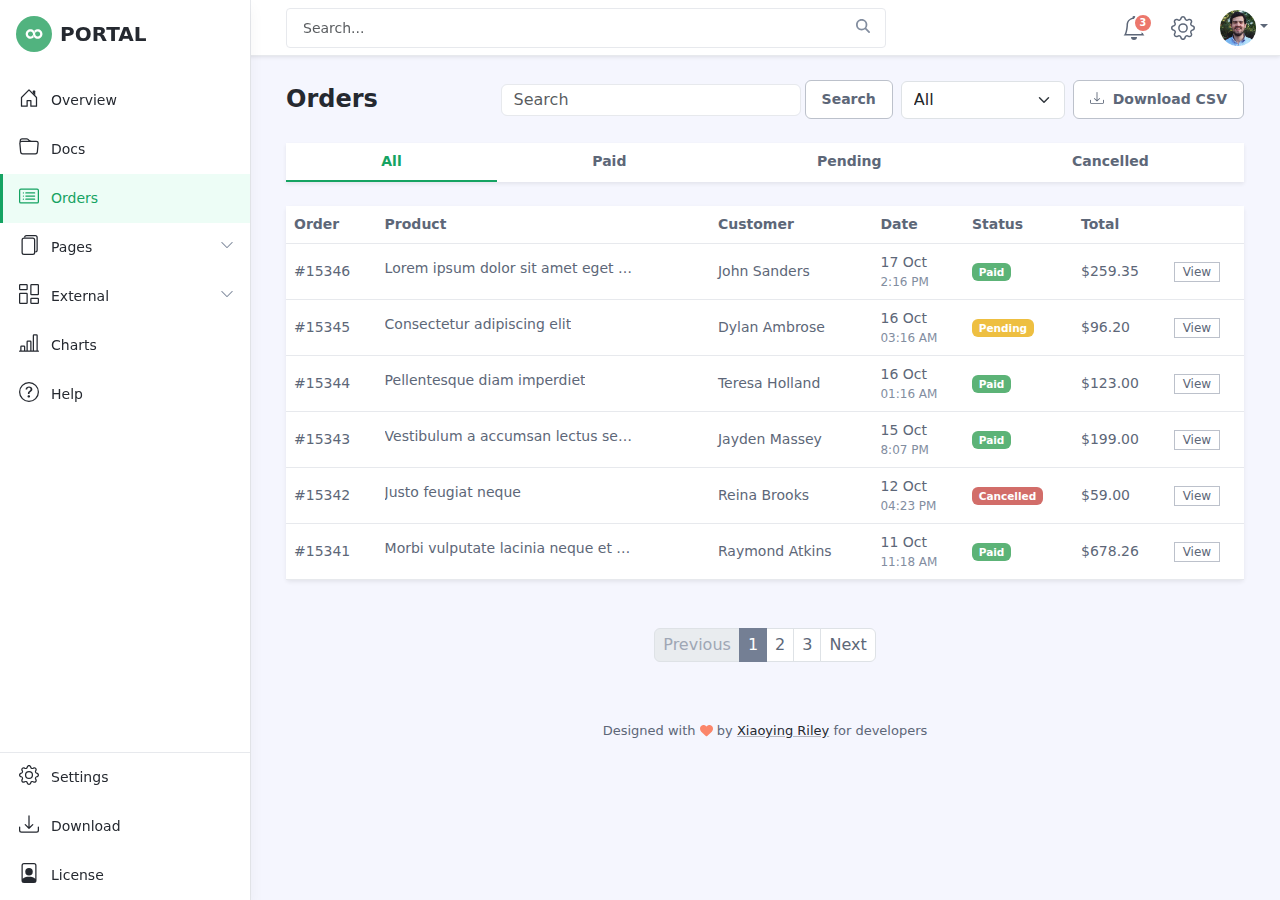
<file: orders.html>
<!DOCTYPE html>
<html lang="en">

<head>
	<title>Portal - Bootstrap 5 Admin Dashboard Template For Developers</title>

	<!-- Meta -->
	<meta charset="utf-8">
	<meta http-equiv="X-UA-Compatible" content="IE=edge">
	<meta name="viewport" content="width=device-width, initial-scale=1.0">

	<meta name="description" content="Portal - Bootstrap 5 Admin Dashboard Template For Developers">
	<meta name="author" content="Xiaoying Riley at 3rd Wave Media">
	<link rel="shortcut icon" href="favicon.ico">

	<!-- FontAwesome JS-->
	<script defer src="assets/plugins/fontawesome/js/all.min.js"></script>

	<!-- App CSS -->
	<link id="theme-style" rel="stylesheet" href="assets/css/portal.css">

</head>

<body class="app">
	<header class="app-header fixed-top">
		<div class="app-header-inner">
			<div class="container-fluid py-2">
				<div class="app-header-content">
					<div class="row justify-content-between align-items-center">

						<div class="col-auto">
							<a id="sidepanel-toggler" class="sidepanel-toggler d-inline-block d-xl-none" href="#">
								<svg xmlns="http://www.w3.org/2000/svg" width="30" height="30" viewBox="0 0 30 30"
									role="img">
									<title>Menu</title>
									<path stroke="currentColor" stroke-linecap="round" stroke-miterlimit="10"
										stroke-width="2" d="M4 7h22M4 15h22M4 23h22"></path>
								</svg>
							</a>
						</div><!--//col-->
						<div class="search-mobile-trigger d-sm-none col">
							<i class="search-mobile-trigger-icon fa-solid fa-magnifying-glass"></i>
						</div><!--//col-->
						<div class="app-search-box col">
							<form class="app-search-form">
								<input type="text" placeholder="Search..." name="search"
									class="form-control search-input">
								<button type="submit" class="btn search-btn btn-primary" value="Search"><i
										class="fa-solid fa-magnifying-glass"></i></button>
							</form>
						</div><!--//app-search-box-->

						<div class="app-utilities col-auto">
							<div class="app-utility-item app-notifications-dropdown dropdown">
								<a class="dropdown-toggle no-toggle-arrow" id="notifications-dropdown-toggle"
									data-bs-toggle="dropdown" href="#" role="button" aria-expanded="false"
									title="Notifications">
									<!--//Bootstrap Icons: https://icons.getbootstrap.com/ -->
									<svg width="1em" height="1em" viewBox="0 0 16 16" class="bi bi-bell icon"
										fill="currentColor" xmlns="http://www.w3.org/2000/svg">
										<path d="M8 16a2 2 0 0 0 2-2H6a2 2 0 0 0 2 2z" />
										<path fill-rule="evenodd"
											d="M8 1.918l-.797.161A4.002 4.002 0 0 0 4 6c0 .628-.134 2.197-.459 3.742-.16.767-.376 1.566-.663 2.258h10.244c-.287-.692-.502-1.49-.663-2.258C12.134 8.197 12 6.628 12 6a4.002 4.002 0 0 0-3.203-3.92L8 1.917zM14.22 12c.223.447.481.801.78 1H1c.299-.199.557-.553.78-1C2.68 10.2 3 6.88 3 6c0-2.42 1.72-4.44 4.005-4.901a1 1 0 1 1 1.99 0A5.002 5.002 0 0 1 13 6c0 .88.32 4.2 1.22 6z" />
									</svg>
									<span class="icon-badge">3</span>
								</a><!--//dropdown-toggle-->

								<div class="dropdown-menu p-0" aria-labelledby="notifications-dropdown-toggle">
									<div class="dropdown-menu-header p-3">
										<h5 class="dropdown-menu-title mb-0">Notifications</h5>
									</div><!--//dropdown-menu-title-->
									<div class="dropdown-menu-content">
										<div class="item p-3">
											<div class="row gx-2 justify-content-between align-items-center">
												<div class="col-auto">
													<img class="profile-image"
														src="assets/images/profiles/profile-1.png" alt="">
												</div><!--//col-->
												<div class="col">
													<div class="info">
														<div class="desc">Amy shared a file with you. Lorem ipsum dolor
															sit amet, consectetur adipiscing elit. </div>
														<div class="meta"> 2 hrs ago</div>
													</div>
												</div><!--//col-->
											</div><!--//row-->
											<a class="link-mask" href="notifications.html"></a>
										</div><!--//item-->
										<div class="item p-3">
											<div class="row gx-2 justify-content-between align-items-center">
												<div class="col-auto">
													<div class="app-icon-holder">
														<svg width="1em" height="1em" viewBox="0 0 16 16"
															class="bi bi-receipt" fill="currentColor"
															xmlns="http://www.w3.org/2000/svg">
															<path fill-rule="evenodd"
																d="M1.92.506a.5.5 0 0 1 .434.14L3 1.293l.646-.647a.5.5 0 0 1 .708 0L5 1.293l.646-.647a.5.5 0 0 1 .708 0L7 1.293l.646-.647a.5.5 0 0 1 .708 0L9 1.293l.646-.647a.5.5 0 0 1 .708 0l.646.647.646-.647a.5.5 0 0 1 .708 0l.646.647.646-.647a.5.5 0 0 1 .801.13l.5 1A.5.5 0 0 1 15 2v12a.5.5 0 0 1-.053.224l-.5 1a.5.5 0 0 1-.8.13L13 14.707l-.646.647a.5.5 0 0 1-.708 0L11 14.707l-.646.647a.5.5 0 0 1-.708 0L9 14.707l-.646.647a.5.5 0 0 1-.708 0L7 14.707l-.646.647a.5.5 0 0 1-.708 0L5 14.707l-.646.647a.5.5 0 0 1-.708 0L3 14.707l-.646.647a.5.5 0 0 1-.801-.13l-.5-1A.5.5 0 0 1 1 14V2a.5.5 0 0 1 .053-.224l.5-1a.5.5 0 0 1 .367-.27zm.217 1.338L2 2.118v11.764l.137.274.51-.51a.5.5 0 0 1 .707 0l.646.647.646-.646a.5.5 0 0 1 .708 0l.646.646.646-.646a.5.5 0 0 1 .708 0l.646.646.646-.646a.5.5 0 0 1 .708 0l.646.646.646-.646a.5.5 0 0 1 .708 0l.646.646.646-.646a.5.5 0 0 1 .708 0l.509.509.137-.274V2.118l-.137-.274-.51.51a.5.5 0 0 1-.707 0L12 1.707l-.646.647a.5.5 0 0 1-.708 0L10 1.707l-.646.647a.5.5 0 0 1-.708 0L8 1.707l-.646.647a.5.5 0 0 1-.708 0L6 1.707l-.646.647a.5.5 0 0 1-.708 0L4 1.707l-.646.647a.5.5 0 0 1-.708 0l-.509-.51z" />
															<path fill-rule="evenodd"
																d="M3 4.5a.5.5 0 0 1 .5-.5h6a.5.5 0 1 1 0 1h-6a.5.5 0 0 1-.5-.5zm0 2a.5.5 0 0 1 .5-.5h6a.5.5 0 1 1 0 1h-6a.5.5 0 0 1-.5-.5zm0 2a.5.5 0 0 1 .5-.5h6a.5.5 0 1 1 0 1h-6a.5.5 0 0 1-.5-.5zm0 2a.5.5 0 0 1 .5-.5h6a.5.5 0 0 1 0 1h-6a.5.5 0 0 1-.5-.5zm8-6a.5.5 0 0 1 .5-.5h1a.5.5 0 0 1 0 1h-1a.5.5 0 0 1-.5-.5zm0 2a.5.5 0 0 1 .5-.5h1a.5.5 0 0 1 0 1h-1a.5.5 0 0 1-.5-.5zm0 2a.5.5 0 0 1 .5-.5h1a.5.5 0 0 1 0 1h-1a.5.5 0 0 1-.5-.5zm0 2a.5.5 0 0 1 .5-.5h1a.5.5 0 0 1 0 1h-1a.5.5 0 0 1-.5-.5z" />
														</svg>
													</div>
												</div><!--//col-->
												<div class="col">
													<div class="info">
														<div class="desc">You have a new invoice. Proin venenatis
															interdum est.</div>
														<div class="meta"> 1 day ago</div>
													</div>
												</div><!--//col-->
											</div><!--//row-->
											<a class="link-mask" href="notifications.html"></a>
										</div><!--//item-->
										<div class="item p-3">
											<div class="row gx-2 justify-content-between align-items-center">
												<div class="col-auto">
													<div class="app-icon-holder icon-holder-mono">
														<svg width="1em" height="1em" viewBox="0 0 16 16"
															class="bi bi-bar-chart-line" fill="currentColor"
															xmlns="http://www.w3.org/2000/svg">
															<path fill-rule="evenodd"
																d="M11 2a1 1 0 0 1 1-1h2a1 1 0 0 1 1 1v12h.5a.5.5 0 0 1 0 1H.5a.5.5 0 0 1 0-1H1v-3a1 1 0 0 1 1-1h2a1 1 0 0 1 1 1v3h1V7a1 1 0 0 1 1-1h2a1 1 0 0 1 1 1v7h1V2zm1 12h2V2h-2v12zm-3 0V7H7v7h2zm-5 0v-3H2v3h2z" />
														</svg>
													</div>
												</div><!--//col-->
												<div class="col">
													<div class="info">
														<div class="desc">Your report is ready. Proin venenatis interdum
															est.</div>
														<div class="meta"> 3 days ago</div>
													</div>
												</div><!--//col-->
											</div><!--//row-->
											<a class="link-mask" href="notifications.html"></a>
										</div><!--//item-->
										<div class="item p-3">
											<div class="row gx-2 justify-content-between align-items-center">
												<div class="col-auto">
													<img class="profile-image"
														src="assets/images/profiles/profile-2.png" alt="">
												</div><!--//col-->
												<div class="col">
													<div class="info">
														<div class="desc">James sent you a new message.</div>
														<div class="meta"> 7 days ago</div>
													</div>
												</div><!--//col-->
											</div><!--//row-->
											<a class="link-mask" href="notifications.html"></a>
										</div><!--//item-->
									</div><!--//dropdown-menu-content-->

									<div class="dropdown-menu-footer p-2 text-center">
										<a href="notifications.html">View all</a>
									</div>

								</div><!--//dropdown-menu-->
							</div><!--//app-utility-item-->
							<div class="app-utility-item">
								<a href="settings.html" title="Settings">
									<!--//Bootstrap Icons: https://icons.getbootstrap.com/ -->
									<svg width="1em" height="1em" viewBox="0 0 16 16" class="bi bi-gear icon"
										fill="currentColor" xmlns="http://www.w3.org/2000/svg">
										<path fill-rule="evenodd"
											d="M8.837 1.626c-.246-.835-1.428-.835-1.674 0l-.094.319A1.873 1.873 0 0 1 4.377 3.06l-.292-.16c-.764-.415-1.6.42-1.184 1.185l.159.292a1.873 1.873 0 0 1-1.115 2.692l-.319.094c-.835.246-.835 1.428 0 1.674l.319.094a1.873 1.873 0 0 1 1.115 2.693l-.16.291c-.415.764.42 1.6 1.185 1.184l.292-.159a1.873 1.873 0 0 1 2.692 1.116l.094.318c.246.835 1.428.835 1.674 0l.094-.319a1.873 1.873 0 0 1 2.693-1.115l.291.16c.764.415 1.6-.42 1.184-1.185l-.159-.291a1.873 1.873 0 0 1 1.116-2.693l.318-.094c.835-.246.835-1.428 0-1.674l-.319-.094a1.873 1.873 0 0 1-1.115-2.692l.16-.292c.415-.764-.42-1.6-1.185-1.184l-.291.159A1.873 1.873 0 0 1 8.93 1.945l-.094-.319zm-2.633-.283c.527-1.79 3.065-1.79 3.592 0l.094.319a.873.873 0 0 0 1.255.52l.292-.16c1.64-.892 3.434.901 2.54 2.541l-.159.292a.873.873 0 0 0 .52 1.255l.319.094c1.79.527 1.79 3.065 0 3.592l-.319.094a.873.873 0 0 0-.52 1.255l.16.292c.893 1.64-.902 3.434-2.541 2.54l-.292-.159a.873.873 0 0 0-1.255.52l-.094.319c-.527 1.79-3.065 1.79-3.592 0l-.094-.319a.873.873 0 0 0-1.255-.52l-.292.16c-1.64.893-3.433-.902-2.54-2.541l.159-.292a.873.873 0 0 0-.52-1.255l-.319-.094c-1.79-.527-1.79-3.065 0-3.592l.319-.094a.873.873 0 0 0 .52-1.255l-.16-.292c-.892-1.64.902-3.433 2.541-2.54l.292.159a.873.873 0 0 0 1.255-.52l.094-.319z" />
										<path fill-rule="evenodd"
											d="M8 5.754a2.246 2.246 0 1 0 0 4.492 2.246 2.246 0 0 0 0-4.492zM4.754 8a3.246 3.246 0 1 1 6.492 0 3.246 3.246 0 0 1-6.492 0z" />
									</svg>
								</a>
							</div><!--//app-utility-item-->

							<div class="app-utility-item app-user-dropdown dropdown">
								<a class="dropdown-toggle" id="user-dropdown-toggle" data-bs-toggle="dropdown" href="#"
									role="button" aria-expanded="false"><img src="assets/images/user.png"
										alt="user profile"></a>
								<ul class="dropdown-menu" aria-labelledby="user-dropdown-toggle">
									<li><a class="dropdown-item" href="account.html">Account</a></li>
									<li><a class="dropdown-item" href="settings.html">Settings</a></li>
									<li>
										<hr class="dropdown-divider">
									</li>
									<li><a class="dropdown-item" href="index.html">Log Out</a></li>
								</ul>
							</div><!--//app-user-dropdown-->
						</div><!--//app-utilities-->
					</div><!--//row-->
				</div><!--//app-header-content-->
			</div><!--//container-fluid-->
		</div><!--//app-header-inner-->
		<div id="app-sidepanel" class="app-sidepanel sidepanel-hidden">
			<div id="sidepanel-drop" class="sidepanel-drop"></div>
			<div class="sidepanel-inner d-flex flex-column">
				<a href="#" id="sidepanel-close" class="sidepanel-close d-xl-none">&times;</a>
				<div class="app-branding">
					<a class="app-logo" href="dashboard.html"><img class="logo-icon me-2"
							src="assets/images/app-logo.svg" alt="logo"><span class="logo-text">PORTAL</span></a>

				</div><!--//app-branding-->
				<nav id="app-nav-main" class="app-nav app-nav-main flex-grow-1">
					<ul class="app-menu list-unstyled accordion" id="menu-accordion">
						<li class="nav-item">
							<!--//Bootstrap Icons: https://icons.getbootstrap.com/ -->
							<a class="nav-link" href="dashboard.html">
								<span class="nav-icon">
									<svg width="1em" height="1em" viewBox="0 0 16 16" class="bi bi-house-door"
										fill="currentColor" xmlns="http://www.w3.org/2000/svg">
										<path fill-rule="evenodd"
											d="M7.646 1.146a.5.5 0 0 1 .708 0l6 6a.5.5 0 0 1 .146.354v7a.5.5 0 0 1-.5.5H9.5a.5.5 0 0 1-.5-.5v-4H7v4a.5.5 0 0 1-.5.5H2a.5.5 0 0 1-.5-.5v-7a.5.5 0 0 1 .146-.354l6-6zM2.5 7.707V14H6v-4a.5.5 0 0 1 .5-.5h3a.5.5 0 0 1 .5.5v4h3.5V7.707L8 2.207l-5.5 5.5z" />
										<path fill-rule="evenodd"
											d="M13 2.5V6l-2-2V2.5a.5.5 0 0 1 .5-.5h1a.5.5 0 0 1 .5.5z" />
									</svg>
								</span>
								<span class="nav-link-text">Overview</span>
							</a><!--//nav-link-->
						</li><!--//nav-item-->
						<li class="nav-item">
							<!--//Bootstrap Icons: https://icons.getbootstrap.com/ -->
							<a class="nav-link" href="docs.html">
								<span class="nav-icon">
									<svg width="1em" height="1em" viewBox="0 0 16 16" class="bi bi-folder"
										fill="currentColor" xmlns="http://www.w3.org/2000/svg">
										<path
											d="M9.828 4a3 3 0 0 1-2.12-.879l-.83-.828A1 1 0 0 0 6.173 2H2.5a1 1 0 0 0-1 .981L1.546 4h-1L.5 3a2 2 0 0 1 2-2h3.672a2 2 0 0 1 1.414.586l.828.828A2 2 0 0 0 9.828 3v1z" />
										<path fill-rule="evenodd"
											d="M13.81 4H2.19a1 1 0 0 0-.996 1.09l.637 7a1 1 0 0 0 .995.91h10.348a1 1 0 0 0 .995-.91l.637-7A1 1 0 0 0 13.81 4zM2.19 3A2 2 0 0 0 .198 5.181l.637 7A2 2 0 0 0 2.826 14h10.348a2 2 0 0 0 1.991-1.819l.637-7A2 2 0 0 0 13.81 3H2.19z" />
									</svg>
								</span>
								<span class="nav-link-text">Docs</span>
							</a><!--//nav-link-->
						</li><!--//nav-item-->
						<li class="nav-item">
							<!--//Bootstrap Icons: https://icons.getbootstrap.com/ -->
							<a class="nav-link active" href="orders.html">
								<span class="nav-icon">
									<svg width="1em" height="1em" viewBox="0 0 16 16" class="bi bi-card-list"
										fill="currentColor" xmlns="http://www.w3.org/2000/svg">
										<path fill-rule="evenodd"
											d="M14.5 3h-13a.5.5 0 0 0-.5.5v9a.5.5 0 0 0 .5.5h13a.5.5 0 0 0 .5-.5v-9a.5.5 0 0 0-.5-.5zm-13-1A1.5 1.5 0 0 0 0 3.5v9A1.5 1.5 0 0 0 1.5 14h13a1.5 1.5 0 0 0 1.5-1.5v-9A1.5 1.5 0 0 0 14.5 2h-13z" />
										<path fill-rule="evenodd"
											d="M5 8a.5.5 0 0 1 .5-.5h7a.5.5 0 0 1 0 1h-7A.5.5 0 0 1 5 8zm0-2.5a.5.5 0 0 1 .5-.5h7a.5.5 0 0 1 0 1h-7a.5.5 0 0 1-.5-.5zm0 5a.5.5 0 0 1 .5-.5h7a.5.5 0 0 1 0 1h-7a.5.5 0 0 1-.5-.5z" />
										<circle cx="3.5" cy="5.5" r=".5" />
										<circle cx="3.5" cy="8" r=".5" />
										<circle cx="3.5" cy="10.5" r=".5" />
									</svg>
								</span>
								<span class="nav-link-text">Orders</span>
							</a><!--//nav-link-->
						</li><!--//nav-item-->
						<li class="nav-item has-submenu">
							<!--//Bootstrap Icons: https://icons.getbootstrap.com/ -->
							<a class="nav-link submenu-toggle" href="#" data-bs-toggle="collapse"
								data-bs-target="#submenu-1" aria-expanded="false" aria-controls="submenu-1">
								<span class="nav-icon">
									<!--//Bootstrap Icons: https://icons.getbootstrap.com/ -->
									<svg width="1em" height="1em" viewBox="0 0 16 16" class="bi bi-files"
										fill="currentColor" xmlns="http://www.w3.org/2000/svg">
										<path fill-rule="evenodd"
											d="M4 2h7a2 2 0 0 1 2 2v10a2 2 0 0 1-2 2H4a2 2 0 0 1-2-2V4a2 2 0 0 1 2-2zm0 1a1 1 0 0 0-1 1v10a1 1 0 0 0 1 1h7a1 1 0 0 0 1-1V4a1 1 0 0 0-1-1H4z" />
										<path
											d="M6 0h7a2 2 0 0 1 2 2v10a2 2 0 0 1-2 2v-1a1 1 0 0 0 1-1V2a1 1 0 0 0-1-1H6a1 1 0 0 0-1 1H4a2 2 0 0 1 2-2z" />
									</svg>
								</span>
								<span class="nav-link-text">Pages</span>
								<span class="submenu-arrow">
									<svg width="1em" height="1em" viewBox="0 0 16 16" class="bi bi-chevron-down"
										fill="currentColor" xmlns="http://www.w3.org/2000/svg">
										<path fill-rule="evenodd"
											d="M1.646 4.646a.5.5 0 0 1 .708 0L8 10.293l5.646-5.647a.5.5 0 0 1 .708.708l-6 6a.5.5 0 0 1-.708 0l-6-6a.5.5 0 0 1 0-.708z" />
									</svg>
								</span><!--//submenu-arrow-->
							</a><!--//nav-link-->
							<div id="submenu-1" class="collapse submenu submenu-1" data-bs-parent="#menu-accordion">
								<ul class="submenu-list list-unstyled">
									<li class="submenu-item"><a class="submenu-link"
											href="notifications.html">Notifications</a></li>
									<li class="submenu-item"><a class="submenu-link" href="account.html">Account</a>
									</li>
									<li class="submenu-item"><a class="submenu-link" href="settings.html">Settings</a>
									</li>

								</ul>
							</div>
						</li><!--//nav-item-->
						<li class="nav-item has-submenu">
							<!--//Bootstrap Icons: https://icons.getbootstrap.com/ -->
							<a class="nav-link submenu-toggle" href="#" data-bs-toggle="collapse"
								data-bs-target="#submenu-2" aria-expanded="false" aria-controls="submenu-2">
								<span class="nav-icon">
									<!--//Bootstrap Icons: https://icons.getbootstrap.com/ -->
									<svg width="1em" height="1em" viewBox="0 0 16 16" class="bi bi-columns-gap"
										fill="currentColor" xmlns="http://www.w3.org/2000/svg">
										<path fill-rule="evenodd"
											d="M6 1H1v3h5V1zM1 0a1 1 0 0 0-1 1v3a1 1 0 0 0 1 1h5a1 1 0 0 0 1-1V1a1 1 0 0 0-1-1H1zm14 12h-5v3h5v-3zm-5-1a1 1 0 0 0-1 1v3a1 1 0 0 0 1 1h5a1 1 0 0 0 1-1v-3a1 1 0 0 0-1-1h-5zM6 8H1v7h5V8zM1 7a1 1 0 0 0-1 1v7a1 1 0 0 0 1 1h5a1 1 0 0 0 1-1V8a1 1 0 0 0-1-1H1zm14-6h-5v7h5V1zm-5-1a1 1 0 0 0-1 1v7a1 1 0 0 0 1 1h5a1 1 0 0 0 1-1V1a1 1 0 0 0-1-1h-5z" />
									</svg>
								</span>
								<span class="nav-link-text">External</span>
								<span class="submenu-arrow">
									<svg width="1em" height="1em" viewBox="0 0 16 16" class="bi bi-chevron-down"
										fill="currentColor" xmlns="http://www.w3.org/2000/svg">
										<path fill-rule="evenodd"
											d="M1.646 4.646a.5.5 0 0 1 .708 0L8 10.293l5.646-5.647a.5.5 0 0 1 .708.708l-6 6a.5.5 0 0 1-.708 0l-6-6a.5.5 0 0 1 0-.708z" />
									</svg>
								</span><!--//submenu-arrow-->
							</a><!--//nav-link-->
							<div id="submenu-2" class="collapse submenu submenu-2" data-bs-parent="#menu-accordion">
								<ul class="submenu-list list-unstyled">
									<li class="submenu-item"><a class="submenu-link" href="index.html">Login</a></li>
									<li class="submenu-item"><a class="submenu-link" href="signup.html">Signup</a></li>
									<li class="submenu-item"><a class="submenu-link" href="reset-password.html">Reset
											password</a></li>
									<li class="submenu-item"><a class="submenu-link" href="404.html">404 page</a></li>
								</ul>
							</div>
						</li><!--//nav-item-->

						<li class="nav-item">
							<!--//Bootstrap Icons: https://icons.getbootstrap.com/ -->
							<a class="nav-link" href="charts.html">
								<span class="nav-icon">
									<svg width="1em" height="1em" viewBox="0 0 16 16" class="bi bi-bar-chart-line"
										fill="currentColor" xmlns="http://www.w3.org/2000/svg">
										<path fill-rule="evenodd"
											d="M11 2a1 1 0 0 1 1-1h2a1 1 0 0 1 1 1v12h.5a.5.5 0 0 1 0 1H.5a.5.5 0 0 1 0-1H1v-3a1 1 0 0 1 1-1h2a1 1 0 0 1 1 1v3h1V7a1 1 0 0 1 1-1h2a1 1 0 0 1 1 1v7h1V2zm1 12h2V2h-2v12zm-3 0V7H7v7h2zm-5 0v-3H2v3h2z" />
									</svg>
								</span>
								<span class="nav-link-text">Charts</span>
							</a><!--//nav-link-->
						</li><!--//nav-item-->
						<li class="nav-item">
							<!--//Bootstrap Icons: https://icons.getbootstrap.com/ -->
							<a class="nav-link" href="help.html">
								<span class="nav-icon">
									<svg width="1em" height="1em" viewBox="0 0 16 16" class="bi bi-question-circle"
										fill="currentColor" xmlns="http://www.w3.org/2000/svg">
										<path fill-rule="evenodd"
											d="M8 15A7 7 0 1 0 8 1a7 7 0 0 0 0 14zm0 1A8 8 0 1 0 8 0a8 8 0 0 0 0 16z" />
										<path
											d="M5.255 5.786a.237.237 0 0 0 .241.247h.825c.138 0 .248-.113.266-.25.09-.656.54-1.134 1.342-1.134.686 0 1.314.343 1.314 1.168 0 .635-.374.927-.965 1.371-.673.489-1.206 1.06-1.168 1.987l.003.217a.25.25 0 0 0 .25.246h.811a.25.25 0 0 0 .25-.25v-.105c0-.718.273-.927 1.01-1.486.609-.463 1.244-.977 1.244-2.056 0-1.511-1.276-2.241-2.673-2.241-1.267 0-2.655.59-2.75 2.286zm1.557 5.763c0 .533.425.927 1.01.927.609 0 1.028-.394 1.028-.927 0-.552-.42-.94-1.029-.94-.584 0-1.009.388-1.009.94z" />
									</svg>
								</span>
								<span class="nav-link-text">Help</span>
							</a><!--//nav-link-->
						</li><!--//nav-item-->
					</ul><!--//app-menu-->
				</nav><!--//app-nav-->
				<div class="app-sidepanel-footer">
					<nav class="app-nav app-nav-footer">
						<ul class="app-menu footer-menu list-unstyled">
							<li class="nav-item">
								<!--//Bootstrap Icons: https://icons.getbootstrap.com/ -->
								<a class="nav-link" href="settings.html">
									<span class="nav-icon">
										<svg width="1em" height="1em" viewBox="0 0 16 16" class="bi bi-gear"
											fill="currentColor" xmlns="http://www.w3.org/2000/svg">
											<path fill-rule="evenodd"
												d="M8.837 1.626c-.246-.835-1.428-.835-1.674 0l-.094.319A1.873 1.873 0 0 1 4.377 3.06l-.292-.16c-.764-.415-1.6.42-1.184 1.185l.159.292a1.873 1.873 0 0 1-1.115 2.692l-.319.094c-.835.246-.835 1.428 0 1.674l.319.094a1.873 1.873 0 0 1 1.115 2.693l-.16.291c-.415.764.42 1.6 1.185 1.184l.292-.159a1.873 1.873 0 0 1 2.692 1.116l.094.318c.246.835 1.428.835 1.674 0l.094-.319a1.873 1.873 0 0 1 2.693-1.115l.291.16c.764.415 1.6-.42 1.184-1.185l-.159-.291a1.873 1.873 0 0 1 1.116-2.693l.318-.094c.835-.246.835-1.428 0-1.674l-.319-.094a1.873 1.873 0 0 1-1.115-2.692l.16-.292c.415-.764-.42-1.6-1.185-1.184l-.291.159A1.873 1.873 0 0 1 8.93 1.945l-.094-.319zm-2.633-.283c.527-1.79 3.065-1.79 3.592 0l.094.319a.873.873 0 0 0 1.255.52l.292-.16c1.64-.892 3.434.901 2.54 2.541l-.159.292a.873.873 0 0 0 .52 1.255l.319.094c1.79.527 1.79 3.065 0 3.592l-.319.094a.873.873 0 0 0-.52 1.255l.16.292c.893 1.64-.902 3.434-2.541 2.54l-.292-.159a.873.873 0 0 0-1.255.52l-.094.319c-.527 1.79-3.065 1.79-3.592 0l-.094-.319a.873.873 0 0 0-1.255-.52l-.292.16c-1.64.893-3.433-.902-2.54-2.541l.159-.292a.873.873 0 0 0-.52-1.255l-.319-.094c-1.79-.527-1.79-3.065 0-3.592l.319-.094a.873.873 0 0 0 .52-1.255l-.16-.292c-.892-1.64.902-3.433 2.541-2.54l.292.159a.873.873 0 0 0 1.255-.52l.094-.319z" />
											<path fill-rule="evenodd"
												d="M8 5.754a2.246 2.246 0 1 0 0 4.492 2.246 2.246 0 0 0 0-4.492zM4.754 8a3.246 3.246 0 1 1 6.492 0 3.246 3.246 0 0 1-6.492 0z" />
										</svg>
									</span>
									<span class="nav-link-text">Settings</span>
								</a><!--//nav-link-->
							</li><!--//nav-item-->
							<li class="nav-item">
								<!--//Bootstrap Icons: https://icons.getbootstrap.com/ -->
								<a class="nav-link"
									href="https://themes.3rdwavemedia.com/bootstrap-templates/admin-dashboard/portal-free-bootstrap-admin-dashboard-template-for-developers/">
									<span class="nav-icon">
										<svg width="1em" height="1em" viewBox="0 0 16 16" class="bi bi-download"
											fill="currentColor" xmlns="http://www.w3.org/2000/svg">
											<path fill-rule="evenodd"
												d="M.5 9.9a.5.5 0 0 1 .5.5v2.5a1 1 0 0 0 1 1h12a1 1 0 0 0 1-1v-2.5a.5.5 0 0 1 1 0v2.5a2 2 0 0 1-2 2H2a2 2 0 0 1-2-2v-2.5a.5.5 0 0 1 .5-.5z" />
											<path fill-rule="evenodd"
												d="M7.646 11.854a.5.5 0 0 0 .708 0l3-3a.5.5 0 0 0-.708-.708L8.5 10.293V1.5a.5.5 0 0 0-1 0v8.793L5.354 8.146a.5.5 0 1 0-.708.708l3 3z" />
										</svg>
									</span>
									<span class="nav-link-text">Download</span>
								</a><!--//nav-link-->
							</li><!--//nav-item-->
							<li class="nav-item">
								<!--//Bootstrap Icons: https://icons.getbootstrap.com/ -->
								<a class="nav-link"
									href="https://themes.3rdwavemedia.com/bootstrap-templates/admin-dashboard/portal-free-bootstrap-admin-dashboard-template-for-developers/">
									<span class="nav-icon">
										<svg width="1em" height="1em" viewBox="0 0 16 16" class="bi bi-file-person"
											fill="currentColor" xmlns="http://www.w3.org/2000/svg">
											<path fill-rule="evenodd"
												d="M12 1H4a1 1 0 0 0-1 1v10.755S4 11 8 11s5 1.755 5 1.755V2a1 1 0 0 0-1-1zM4 0a2 2 0 0 0-2 2v12a2 2 0 0 0 2 2h8a2 2 0 0 0 2-2V2a2 2 0 0 0-2-2H4z" />
											<path fill-rule="evenodd" d="M8 10a3 3 0 1 0 0-6 3 3 0 0 0 0 6z" />
										</svg>
									</span>
									<span class="nav-link-text">License</span>
								</a><!--//nav-link-->
							</li><!--//nav-item-->
						</ul><!--//footer-menu-->
					</nav>
				</div><!--//app-sidepanel-footer-->
			</div><!--//sidepanel-inner-->
		</div><!--//app-sidepanel-->
	</header><!--//app-header-->

	<div class="app-wrapper">

		<div class="app-content pt-3 p-md-3 p-lg-4">
			<div class="container-xl">

				<div class="row g-3 mb-4 align-items-center justify-content-between">
					<div class="col-auto">
						<h1 class="app-page-title mb-0">Orders</h1>
					</div>
					<div class="col-auto">
						<div class="page-utilities">
							<div class="row g-2 justify-content-start justify-content-md-end align-items-center">
								<div class="col-auto">
									<form class="table-search-form row gx-1 align-items-center">
										<div class="col-auto">
											<input type="text" id="search-orders" name="searchorders"
												class="form-control search-orders" placeholder="Search">
										</div>
										<div class="col-auto">
											<button type="submit" class="btn app-btn-secondary">Search</button>
										</div>
									</form>

								</div><!--//col-->
								<div class="col-auto">

									<select class="form-select w-auto">
										<option selected value="option-1">All</option>
										<option value="option-2">This week</option>
										<option value="option-3">This month</option>
										<option value="option-4">Last 3 months</option>

									</select>
								</div>
								<div class="col-auto">
									<a class="btn app-btn-secondary" href="#">
										<svg width="1em" height="1em" viewBox="0 0 16 16" class="bi bi-download me-1"
											fill="currentColor" xmlns="http://www.w3.org/2000/svg">
											<path fill-rule="evenodd"
												d="M.5 9.9a.5.5 0 0 1 .5.5v2.5a1 1 0 0 0 1 1h12a1 1 0 0 0 1-1v-2.5a.5.5 0 0 1 1 0v2.5a2 2 0 0 1-2 2H2a2 2 0 0 1-2-2v-2.5a.5.5 0 0 1 .5-.5z" />
											<path fill-rule="evenodd"
												d="M7.646 11.854a.5.5 0 0 0 .708 0l3-3a.5.5 0 0 0-.708-.708L8.5 10.293V1.5a.5.5 0 0 0-1 0v8.793L5.354 8.146a.5.5 0 1 0-.708.708l3 3z" />
										</svg>
										Download CSV
									</a>
								</div>
							</div><!--//row-->
						</div><!--//table-utilities-->
					</div><!--//col-auto-->
				</div><!--//row-->


				<nav id="orders-table-tab"
					class="orders-table-tab app-nav-tabs nav shadow-sm flex-column flex-sm-row mb-4">
					<a class="flex-sm-fill text-sm-center nav-link active" id="orders-all-tab" data-bs-toggle="tab"
						href="#orders-all" role="tab" aria-controls="orders-all" aria-selected="true">All</a>
					<a class="flex-sm-fill text-sm-center nav-link" id="orders-paid-tab" data-bs-toggle="tab"
						href="#orders-paid" role="tab" aria-controls="orders-paid" aria-selected="false">Paid</a>
					<a class="flex-sm-fill text-sm-center nav-link" id="orders-pending-tab" data-bs-toggle="tab"
						href="#orders-pending" role="tab" aria-controls="orders-pending"
						aria-selected="false">Pending</a>
					<a class="flex-sm-fill text-sm-center nav-link" id="orders-cancelled-tab" data-bs-toggle="tab"
						href="#orders-cancelled" role="tab" aria-controls="orders-cancelled"
						aria-selected="false">Cancelled</a>
				</nav>


				<div class="tab-content" id="orders-table-tab-content">
					<div class="tab-pane fade show active" id="orders-all" role="tabpanel"
						aria-labelledby="orders-all-tab">
						<div class="app-card app-card-orders-table shadow-sm mb-5">
							<div class="app-card-body">
								<div class="table-responsive">
									<table class="table app-table-hover mb-0 text-left">
										<thead>
											<tr>
												<th class="cell">Order</th>
												<th class="cell">Product</th>
												<th class="cell">Customer</th>
												<th class="cell">Date</th>
												<th class="cell">Status</th>
												<th class="cell">Total</th>
												<th class="cell"></th>
											</tr>
										</thead>
										<tbody>
											<tr>
												<td class="cell">#15346</td>
												<td class="cell"><span class="truncate">Lorem ipsum dolor sit amet eget
														volutpat erat</span></td>
												<td class="cell">John Sanders</td>
												<td class="cell"><span>17 Oct</span><span class="note">2:16 PM</span>
												</td>
												<td class="cell"><span class="badge bg-success">Paid</span></td>
												<td class="cell">$259.35</td>
												<td class="cell"><a class="btn-sm app-btn-secondary" href="#">View</a>
												</td>
											</tr>
											<tr>
												<td class="cell">#15345</td>
												<td class="cell"><span class="truncate">Consectetur adipiscing
														elit</span></td>
												<td class="cell">Dylan Ambrose</td>
												<td class="cell"><span class="cell-data">16 Oct</span><span
														class="note">03:16 AM</span></td>
												<td class="cell"><span class="badge bg-warning">Pending</span></td>
												<td class="cell">$96.20</td>
												<td class="cell"><a class="btn-sm app-btn-secondary" href="#">View</a>
												</td>
											</tr>
											<tr>
												<td class="cell">#15344</td>
												<td class="cell"><span class="truncate">Pellentesque diam
														imperdiet</span></td>
												<td class="cell">Teresa Holland</td>
												<td class="cell"><span class="cell-data">16 Oct</span><span
														class="note">01:16 AM</span></td>
												<td class="cell"><span class="badge bg-success">Paid</span></td>
												<td class="cell">$123.00</td>
												<td class="cell"><a class="btn-sm app-btn-secondary" href="#">View</a>
												</td>
											</tr>

											<tr>
												<td class="cell">#15343</td>
												<td class="cell"><span class="truncate">Vestibulum a accumsan lectus sed
														mollis ipsum</span></td>
												<td class="cell">Jayden Massey</td>
												<td class="cell"><span class="cell-data">15 Oct</span><span
														class="note">8:07 PM</span></td>
												<td class="cell"><span class="badge bg-success">Paid</span></td>
												<td class="cell">$199.00</td>
												<td class="cell"><a class="btn-sm app-btn-secondary" href="#">View</a>
												</td>
											</tr>

											<tr>
												<td class="cell">#15342</td>
												<td class="cell"><span class="truncate">Justo feugiat neque</span></td>
												<td class="cell">Reina Brooks</td>
												<td class="cell"><span class="cell-data">12 Oct</span><span
														class="note">04:23 PM</span></td>
												<td class="cell"><span class="badge bg-danger">Cancelled</span></td>
												<td class="cell">$59.00</td>
												<td class="cell"><a class="btn-sm app-btn-secondary" href="#">View</a>
												</td>
											</tr>

											<tr>
												<td class="cell">#15341</td>
												<td class="cell"><span class="truncate">Morbi vulputate lacinia neque et
														sollicitudin</span></td>
												<td class="cell">Raymond Atkins</td>
												<td class="cell"><span class="cell-data">11 Oct</span><span
														class="note">11:18 AM</span></td>
												<td class="cell"><span class="badge bg-success">Paid</span></td>
												<td class="cell">$678.26</td>
												<td class="cell"><a class="btn-sm app-btn-secondary" href="#">View</a>
												</td>
											</tr>

										</tbody>
									</table>
								</div><!--//table-responsive-->

							</div><!--//app-card-body-->
						</div><!--//app-card-->
						<nav class="app-pagination">
							<ul class="pagination justify-content-center">
								<li class="page-item disabled">
									<a class="page-link" href="#" tabindex="-1" aria-disabled="true">Previous</a>
								</li>
								<li class="page-item active"><a class="page-link" href="#">1</a></li>
								<li class="page-item"><a class="page-link" href="#">2</a></li>
								<li class="page-item"><a class="page-link" href="#">3</a></li>
								<li class="page-item">
									<a class="page-link" href="#">Next</a>
								</li>
							</ul>
						</nav><!--//app-pagination-->

					</div><!--//tab-pane-->

					<div class="tab-pane fade" id="orders-paid" role="tabpanel" aria-labelledby="orders-paid-tab">
						<div class="app-card app-card-orders-table mb-5">
							<div class="app-card-body">
								<div class="table-responsive">

									<table class="table mb-0 text-left">
										<thead>
											<tr>
												<th class="cell">Order</th>
												<th class="cell">Product</th>
												<th class="cell">Customer</th>
												<th class="cell">Date</th>
												<th class="cell">Status</th>
												<th class="cell">Total</th>
												<th class="cell"></th>
											</tr>
										</thead>
										<tbody>
											<tr>
												<td class="cell">#15346</td>
												<td class="cell"><span class="truncate">Lorem ipsum dolor sit amet eget
														volutpat erat</span></td>
												<td class="cell">John Sanders</td>
												<td class="cell"><span>17 Oct</span><span class="note">2:16 PM</span>
												</td>
												<td class="cell"><span class="badge bg-success">Paid</span></td>
												<td class="cell">$259.35</td>
												<td class="cell"><a class="btn-sm app-btn-secondary" href="#">View</a>
												</td>
											</tr>

											<tr>
												<td class="cell">#15344</td>
												<td class="cell"><span class="truncate">Pellentesque diam
														imperdiet</span></td>
												<td class="cell">Teresa Holland</td>
												<td class="cell"><span class="cell-data">16 Oct</span><span
														class="note">01:16 AM</span></td>
												<td class="cell"><span class="badge bg-success">Paid</span></td>
												<td class="cell">$123.00</td>
												<td class="cell"><a class="btn-sm app-btn-secondary" href="#">View</a>
												</td>
											</tr>

											<tr>
												<td class="cell">#15343</td>
												<td class="cell"><span class="truncate">Vestibulum a accumsan lectus sed
														mollis ipsum</span></td>
												<td class="cell">Jayden Massey</td>
												<td class="cell"><span class="cell-data">15 Oct</span><span
														class="note">8:07 PM</span></td>
												<td class="cell"><span class="badge bg-success">Paid</span></td>
												<td class="cell">$199.00</td>
												<td class="cell"><a class="btn-sm app-btn-secondary" href="#">View</a>
												</td>
											</tr>


											<tr>
												<td class="cell">#15341</td>
												<td class="cell"><span class="truncate">Morbi vulputate lacinia neque et
														sollicitudin</span></td>
												<td class="cell">Raymond Atkins</td>
												<td class="cell"><span class="cell-data">11 Oct</span><span
														class="note">11:18 AM</span></td>
												<td class="cell"><span class="badge bg-success">Paid</span></td>
												<td class="cell">$678.26</td>
												<td class="cell"><a class="btn-sm app-btn-secondary" href="#">View</a>
												</td>
											</tr>

										</tbody>
									</table>
								</div><!--//table-responsive-->
							</div><!--//app-card-body-->
						</div><!--//app-card-->
					</div><!--//tab-pane-->

					<div class="tab-pane fade" id="orders-pending" role="tabpanel" aria-labelledby="orders-pending-tab">
						<div class="app-card app-card-orders-table mb-5">
							<div class="app-card-body">
								<div class="table-responsive">
									<table class="table mb-0 text-left">
										<thead>
											<tr>
												<th class="cell">Order</th>
												<th class="cell">Product</th>
												<th class="cell">Customer</th>
												<th class="cell">Date</th>
												<th class="cell">Status</th>
												<th class="cell">Total</th>
												<th class="cell"></th>
											</tr>
										</thead>
										<tbody>
											<tr>
												<td class="cell">#15345</td>
												<td class="cell"><span class="truncate">Consectetur adipiscing
														elit</span></td>
												<td class="cell">Dylan Ambrose</td>
												<td class="cell"><span class="cell-data">16 Oct</span><span
														class="note">03:16 AM</span></td>
												<td class="cell"><span class="badge bg-warning">Pending</span></td>
												<td class="cell">$96.20</td>
												<td class="cell"><a class="btn-sm app-btn-secondary" href="#">View</a>
												</td>
											</tr>
										</tbody>
									</table>
								</div><!--//table-responsive-->
							</div><!--//app-card-body-->
						</div><!--//app-card-->
					</div><!--//tab-pane-->
					<div class="tab-pane fade" id="orders-cancelled" role="tabpanel"
						aria-labelledby="orders-cancelled-tab">
						<div class="app-card app-card-orders-table mb-5">
							<div class="app-card-body">
								<div class="table-responsive">
									<table class="table mb-0 text-left">
										<thead>
											<tr>
												<th class="cell">Order</th>
												<th class="cell">Product</th>
												<th class="cell">Customer</th>
												<th class="cell">Date</th>
												<th class="cell">Status</th>
												<th class="cell">Total</th>
												<th class="cell"></th>
											</tr>
										</thead>
										<tbody>

											<tr>
												<td class="cell">#15342</td>
												<td class="cell"><span class="truncate">Justo feugiat neque</span></td>
												<td class="cell">Reina Brooks</td>
												<td class="cell"><span class="cell-data">12 Oct</span><span
														class="note">04:23 PM</span></td>
												<td class="cell"><span class="badge bg-danger">Cancelled</span></td>
												<td class="cell">$59.00</td>
												<td class="cell"><a class="btn-sm app-btn-secondary" href="#">View</a>
												</td>
											</tr>

										</tbody>
									</table>
								</div><!--//table-responsive-->
							</div><!--//app-card-body-->
						</div><!--//app-card-->
					</div><!--//tab-pane-->
				</div><!--//tab-content-->



			</div><!--//container-fluid-->
		</div><!--//app-content-->

		<footer class="app-footer">
			<div class="container text-center py-3">
				<!--/* This template is free as long as you keep the footer attribution link. If you'd like to use the template without the attribution link, you can buy the commercial license via our website: themes.3rdwavemedia.com Thank you for your support. :) */-->
				<small class="copyright">Designed with <span class="sr-only">love</span><i class="fas fa-heart"
						style="color: #fb866a;"></i> by <a class="app-link" href="http://themes.3rdwavemedia.com"
						target="_blank">Xiaoying Riley</a> for developers</small>

			</div>
		</footer><!--//app-footer-->

	</div><!--//app-wrapper-->


	<!-- Javascript -->
	<script src="assets/plugins/popper.min.js"></script>
	<script src="assets/plugins/bootstrap/js/bootstrap.min.js"></script>


	<!-- Page Specific JS -->
	<script src="assets/js/app.js"></script>

</body>

</html>
</file>
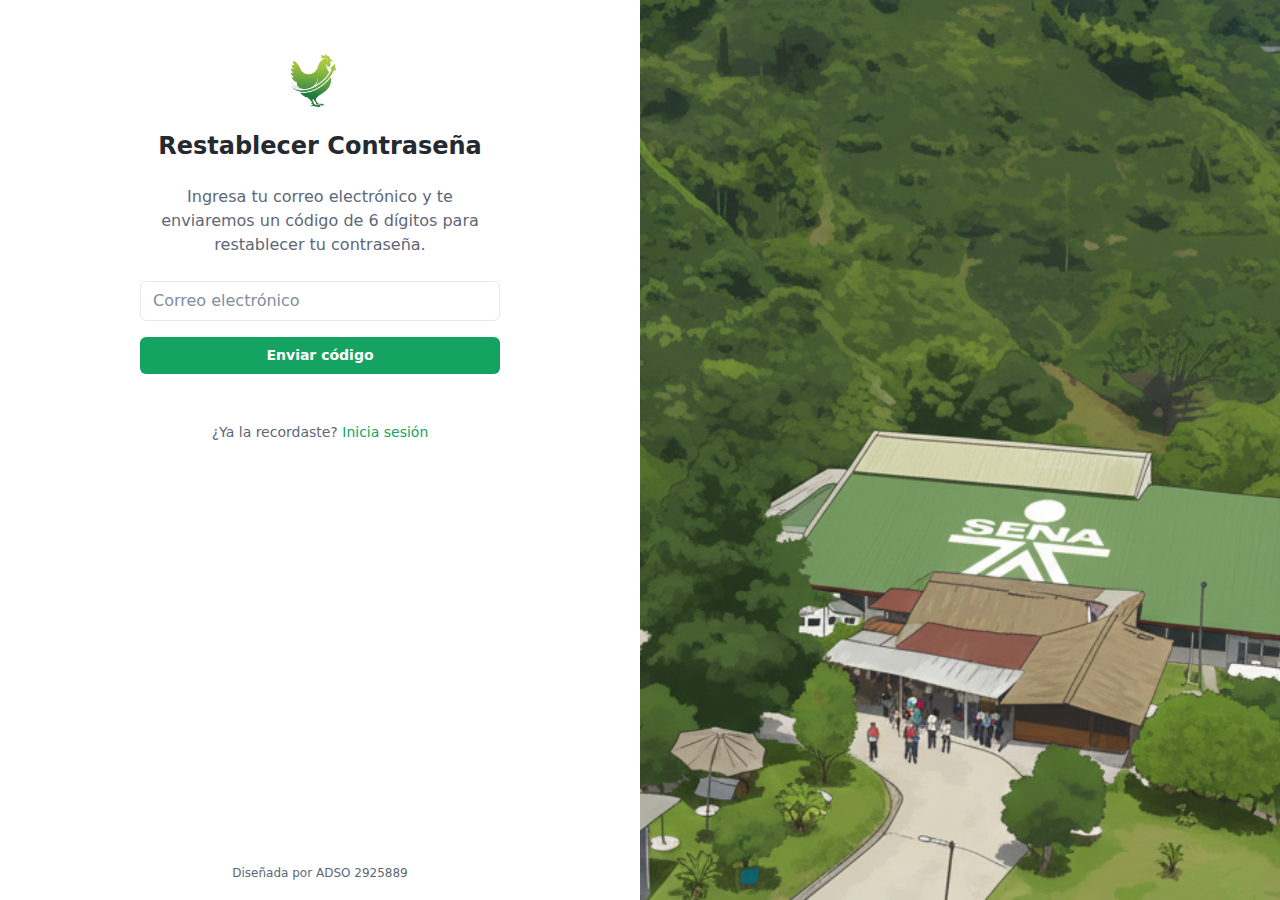
<file: reset-password.html>
<!DOCTYPE html>
<html lang="es">

<head>
	<title>AVISENA - Restablecer Contraseña</title>
	<meta charset="utf-8">
	<meta http-equiv="X-UA-Compatible" content="IE=edge">
	<meta name="viewport" content="width=device-width, initial-scale=1.0">
	<meta name="description" content="Restablece tu contraseña - Plataforma AVISENA">
	<meta name="author" content="ADSO 2925889">
	<link rel="shortcut icon" href="favicon.ico">
	<script defer src="assets/plugins/fontawesome/js/all.min.js"></script>
	<link id="theme-style" rel="stylesheet" href="assets/css/portal.css">
</head>

<body class="app app-reset-password p-0">
	<div class="row g-0 app-auth-wrapper">
		<div class="col-12 col-md-7 col-lg-6 auth-main-col text-center p-5">
			<div class="d-flex flex-column align-content-end">
				<div class="app-auth-body mx-auto">
					<div class="app-auth-branding mb-4">
						<a class="app-logo" href="index.html">
							<img class="logo-icon me-2" src="assets/images/logo-avisena-solo-gallina.png" alt="Logo AVISENA">
						</a>
					</div>
					<h2 class="auth-heading text-center mb-4">Restablecer Contraseña</h2>
					<div class="auth-intro mb-4 text-center">
						Ingresa tu correo electrónico y te enviaremos un código de 6 dígitos para restablecer tu contraseña.
					</div>
					<div class="auth-form-container text-start">
						<form class="auth-form resetpass-form" id="reset-form">
							<div class="email mb-3">
								<label class="sr-only" for="reset-email">Correo electrónico</label>
								<input id="reset-email" name="reset-email" type="email" class="form-control"
									placeholder="Correo electrónico" required>
							</div>
							<div id="reset-message" class="text-center mb-3"></div>
							<div class="text-center">
								<button id="reset-btn" type="submit" class="btn app-btn-primary w-100 theme-btn mx-auto">
									<span id="btn-text">Enviar código</span>
									<span id="btn-spinner" class="spinner-border spinner-border-sm ms-2 d-none" role="status"></span>
								</button>
							</div>
						</form>
						<div class="auth-option text-center pt-5">
							¿Ya la recordaste? <a class="text-link" href="index.html">Inicia sesión</a>
						</div>
					</div>
				</div>
				<footer class="app-auth-footer">
					<div class="container text-center py-3">
						<small class="copyright">Diseñada por ADSO 2925889</small>
					</div>
				</footer>
			</div>
		</div>
		<div class="col-12 col-md-6 col-lg-6 d-none d-md-block position-relative overflow-hidden"
            style="background: url('assets/images/backgrpun-login.png') center/cover;">
            <div class="d-flex flex-column align-items-center justify-content-center h-100 p-4 position-relative">
        	</div>
        </div>
	</div>

	<script>
		const API_URL = 'https://backend-avisena.vercel.app';

		const form = document.getElementById('reset-form');
		const msg = document.getElementById('reset-message');
		const btnText = document.getElementById('btn-text');
		const btnSpinner = document.getElementById('btn-spinner');
		const btnSubmit = document.getElementById('reset-btn');

		form.addEventListener('submit', async function (e) {
			e.preventDefault();
			
			const email = document.getElementById('reset-email').value;

			msg.className = 'text-center mb-3';
			msg.innerHTML = '';

			btnSubmit.disabled = true;
			btnText.textContent = 'Conectando...';
			btnSpinner.classList.remove('d-none');

			// Mensaje inicial
			msg.innerHTML = `
				<div class="alert alert-info" role="alert">
					<div class="spinner-border spinner-border-sm me-2" role="status"></div>
					<strong>Conectando con el servidor...</strong>
					<br>
					<small>Si es la primera vez, puede tardar hasta 30 segundos.</small>
				</div>
			`;

			try {
				// Timeout de 60 segundos
				const controller = new AbortController();
				const timeoutId = setTimeout(() => controller.abort(), 60000);

				btnText.textContent = 'Enviando...';

				const response = await fetch(`${API_URL}/access/forgot-password`, {
					method: 'POST',
					headers: {
						'Content-Type': 'application/json',
						'Accept': 'application/json'
					},
					body: JSON.stringify({ email: email }),
					signal: controller.signal
				});

				clearTimeout(timeoutId);
				const data = await response.json();

				if (response.ok) {
					msg.innerHTML = `
						<div class="alert alert-success" role="alert">
							<i class="fas fa-check-circle me-2"></i>
							${data.message}
							<br><br>
							<strong>Revisa tu bandeja de entrada y tu carpeta de spam.</strong>
						</div>
					`;
					
					sessionStorage.setItem('reset-email', email);
					
					setTimeout(() => {
						window.location.href = 'confirm-reset-password.html';
					}, 3000);
					
					form.reset();
				} else {
					msg.innerHTML = `
						<div class="alert alert-danger" role="alert">
							<i class="fas fa-exclamation-circle me-2"></i>
							${data.detail || 'Error al procesar la solicitud'}
						</div>
					`;
				}
			} catch (error) {
				if (error.name === 'AbortError') {
					msg.innerHTML = `
						<div class="alert alert-danger" role="alert">
							<i class="fas fa-clock me-2"></i>
							<strong>Tiempo de espera agotado</strong>
							<br>
							El servidor tardó demasiado. Intenta de nuevo.
						</div>
					`;
				} else {
					msg.innerHTML = `
						<div class="alert alert-danger" role="alert">
							<i class="fas fa-times-circle me-2"></i>
							No se pudo conectar con el servidor.
							<br>
							<small class="text-muted">${error.message}</small>
						</div>
					`;
				}
				console.error('Error completo:', error);
			} finally {
				btnSubmit.disabled = false;
				btnText.textContent = 'Enviar código';
				btnSpinner.classList.add('d-none');
			}
		});
		console.log('Verificando conexión con API...');

	</script>
	<script src="./assets/js/main.js"></script>
</body>
</html>
</file>
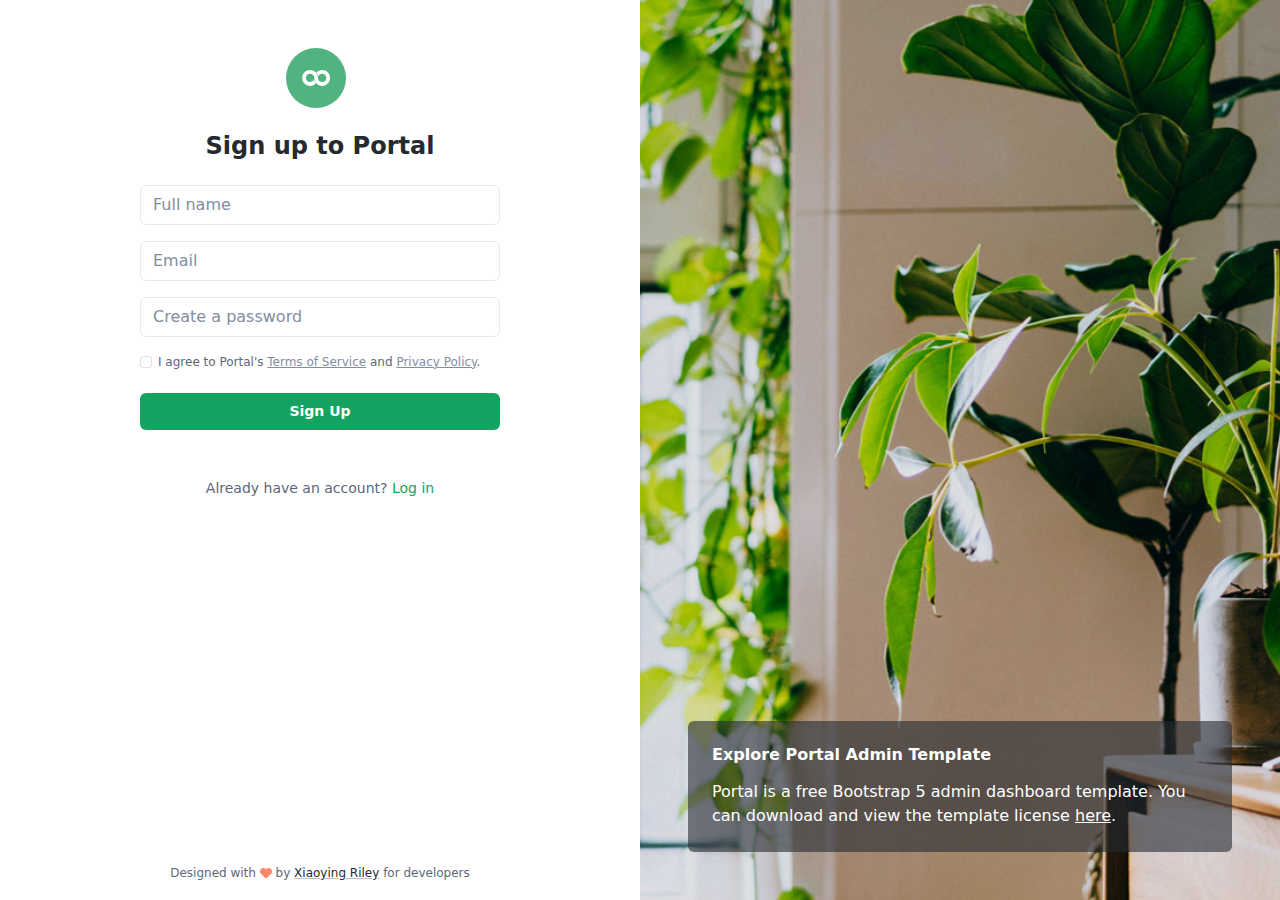
<file: signup.html>
<!DOCTYPE html>
<html lang="en">

<head>
	<title>AVISENA - Registrarse</title>

	<!-- Meta -->
	<meta charset="utf-8">
	<meta http-equiv="X-UA-Compatible" content="IE=edge">
	<meta name="viewport" content="width=device-width, initial-scale=1.0">

	<meta name="description" content="Portal - Bootstrap 5 Admin Dashboard Template For Developers">
	<meta name="author" content="Xiaoying Riley at 3rd Wave Media">
	<link rel="shortcut icon" href="favicon.ico">

	<!-- FontAwesome JS-->
	<script defer src="assets/plugins/fontawesome/js/all.min.js"></script>

	<!-- App CSS -->
	<link id="theme-style" rel="stylesheet" href="assets/css/portal.css">

</head>

<body class="app app-signup p-0">
	<div class="row g-0 app-auth-wrapper">
		<div class="col-12 col-md-7 col-lg-6 auth-main-col text-center p-5">
			<div class="d-flex flex-column align-content-end">
				<div class="app-auth-body mx-auto">
					<div class="app-auth-branding mb-4"><a class="app-logo" href="dashboard.html"><img
								class="logo-icon me-2" src="assets/images/app-logo.svg" alt="logo"></a></div>
					<h2 class="auth-heading text-center mb-4">Sign up to Portal</h2>

					<div class="auth-form-container text-start mx-auto">
						<form class="auth-form auth-signup-form">
							<div class="email mb-3">
								<label class="sr-only" for="signup-email">Your Name</label>
								<input id="signup-name" name="signup-name" type="text" class="form-control signup-name"
									placeholder="Full name" required="required">
							</div>
							<div class="email mb-3">
								<label class="sr-only" for="signup-email">Your Email</label>
								<input id="signup-email" name="signup-email" type="email"
									class="form-control signup-email" placeholder="Email" required="required">
							</div>
							<div class="password mb-3">
								<label class="sr-only" for="signup-password">Password</label>
								<input id="signup-password" name="signup-password" type="password"
									class="form-control signup-password" placeholder="Create a password"
									required="required">
							</div>
							<div class="extra mb-3">
								<div class="form-check">
									<input class="form-check-input" type="checkbox" value="" id="RememberPassword">
									<label class="form-check-label" for="RememberPassword">
										I agree to Portal's <a href="#" class="app-link">Terms of Service</a> and <a
											href="#" class="app-link">Privacy Policy</a>.
									</label>
								</div>
							</div><!--//extra-->

							<div class="text-center">
								<button type="submit" class="btn app-btn-primary w-100 theme-btn mx-auto">Sign
									Up</button>
							</div>
						</form><!--//auth-form-->

						<div class="auth-option text-center pt-5">Already have an account? <a class="text-link"
								href="index.html">Log in</a></div>
					</div><!--//auth-form-container-->



				</div><!--//auth-body-->

				<footer class="app-auth-footer">
					<div class="container text-center py-3">
						<!--/* This template is free as long as you keep the footer attribution link. If you'd like to use the template without the attribution link, you can buy the commercial license via our website: themes.3rdwavemedia.com Thank you for your support. :) */-->
						<small class="copyright">Designed with <span class="sr-only">love</span><i class="fas fa-heart"
								style="color: #fb866a;"></i> by <a class="app-link"
								href="http://themes.3rdwavemedia.com" target="_blank">Xiaoying Riley</a> for
							developers</small>

					</div>
				</footer><!--//app-auth-footer-->
			</div><!--//flex-column-->
		</div><!--//auth-main-col-->
		<div class="col-12 col-md-5 col-lg-6 h-100 auth-background-col">
			<div class="auth-background-holder">
			</div>
			<div class="auth-background-mask"></div>
			<div class="auth-background-overlay p-3 p-lg-5">
				<div class="d-flex flex-column align-content-end h-100">
					<div class="h-100"></div>
					<div class="overlay-content p-3 p-lg-4 rounded">
						<h5 class="mb-3 overlay-title">Explore Portal Admin Template</h5>
						<div>Portal is a free Bootstrap 5 admin dashboard template. You can download and view the
							template license <a
								href="https://themes.3rdwavemedia.com/bootstrap-templates/admin-dashboard/portal-free-bootstrap-admin-dashboard-template-for-developers/">here</a>.
						</div>
					</div>
				</div>
			</div><!--//auth-background-overlay-->
		</div><!--//auth-background-col-->

	</div><!--//row-->


</body>

</html>
</file>
